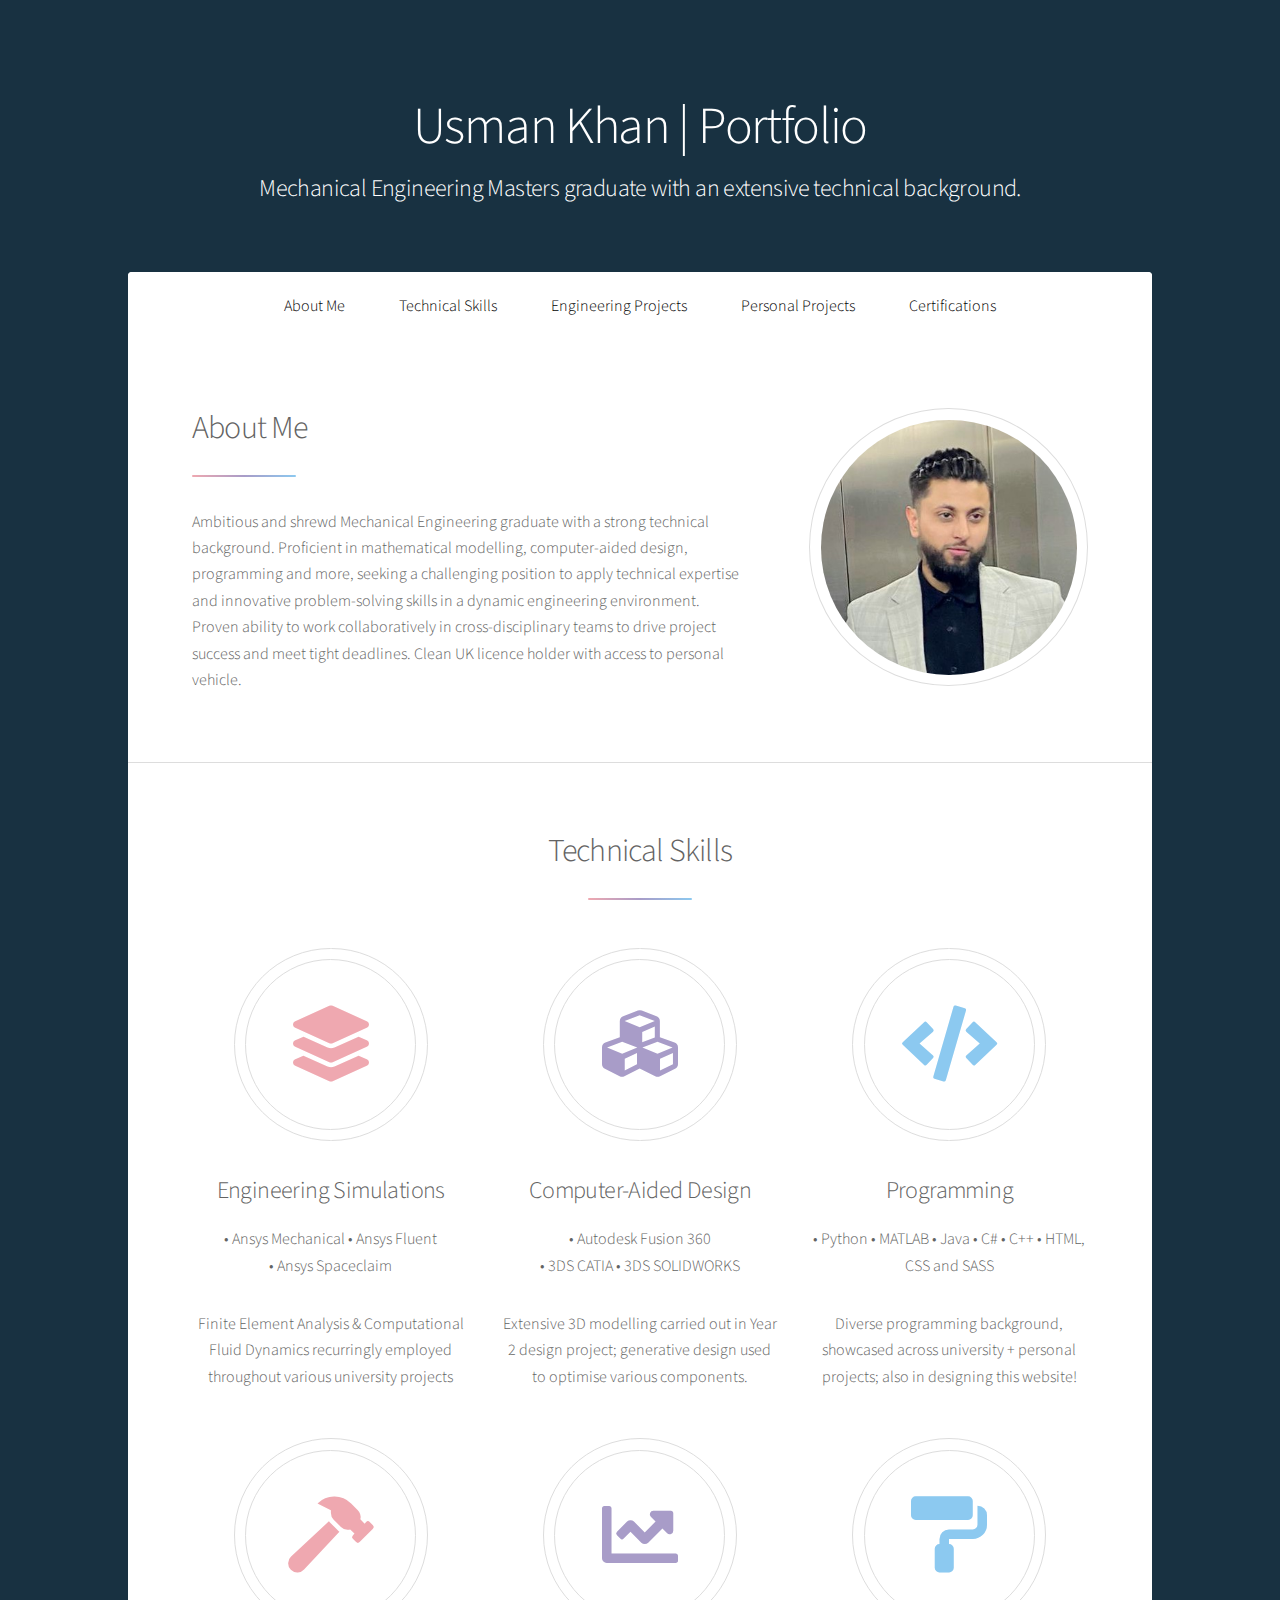
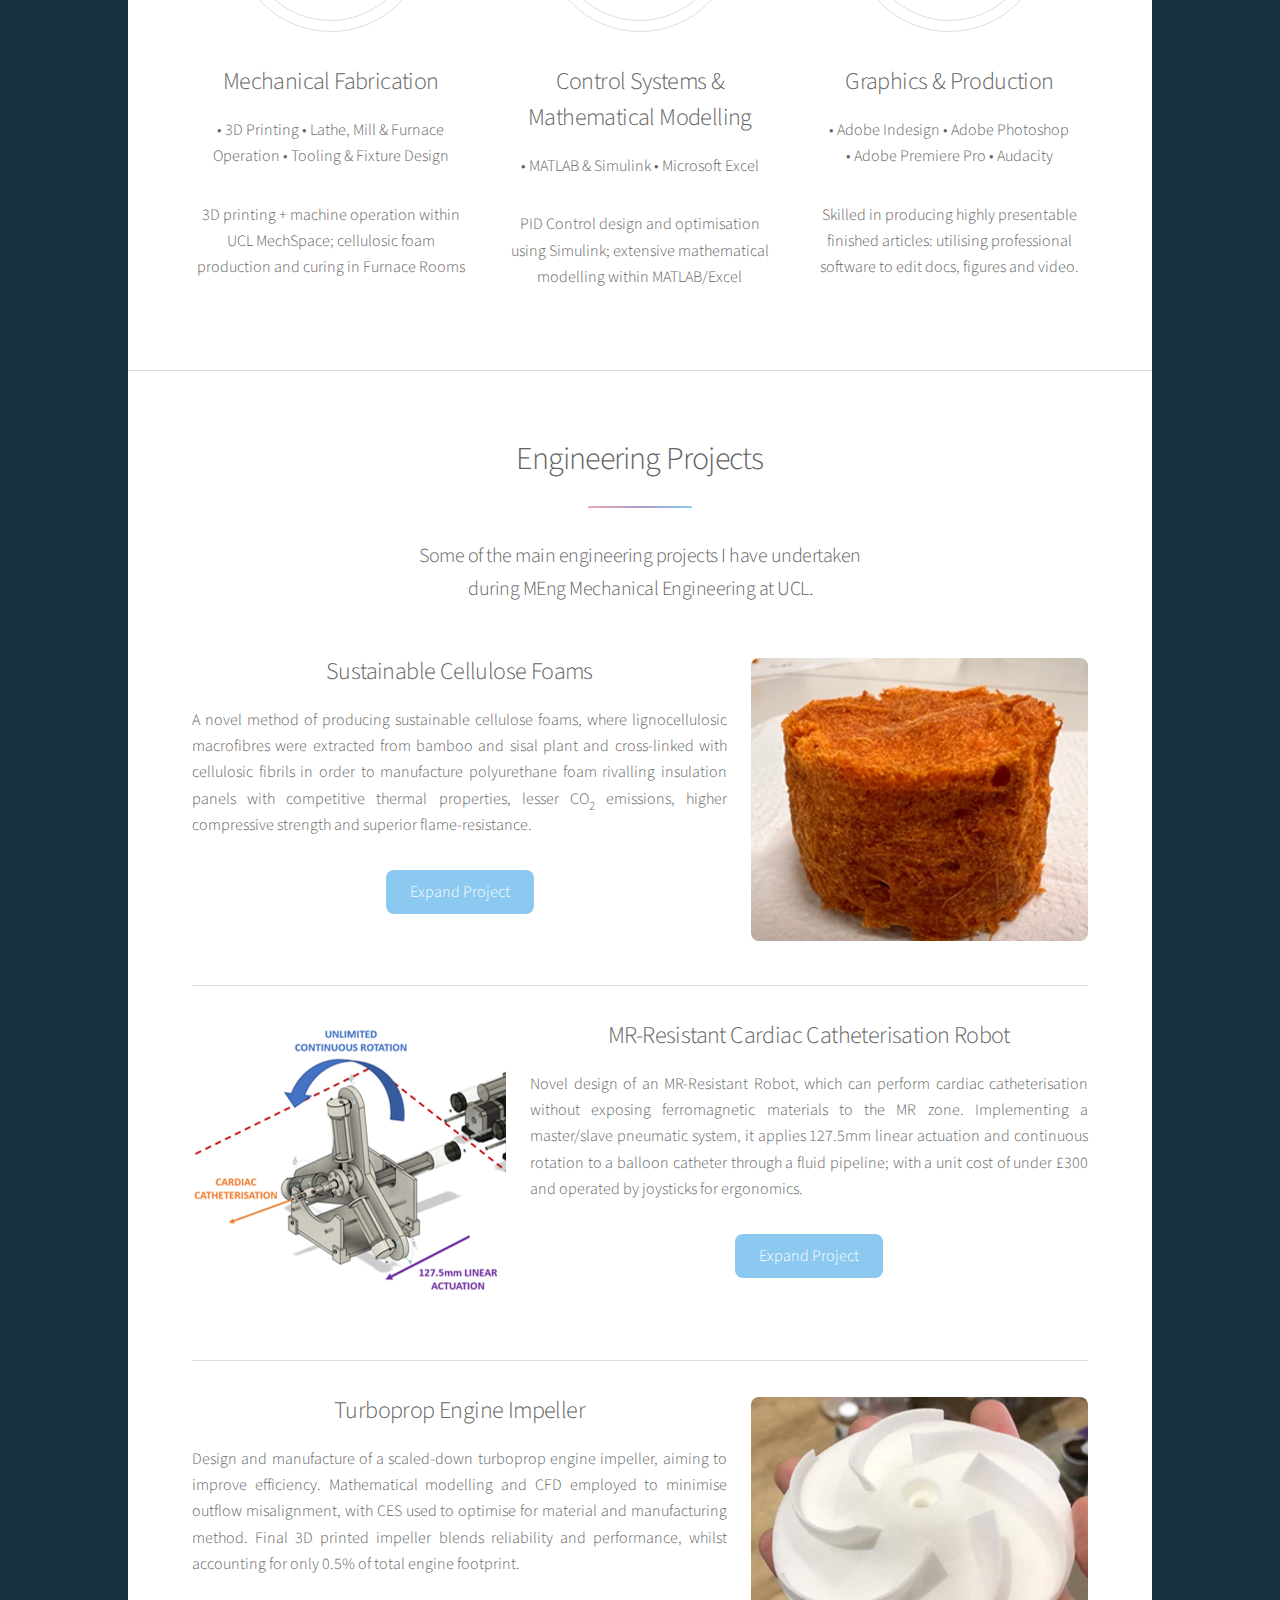
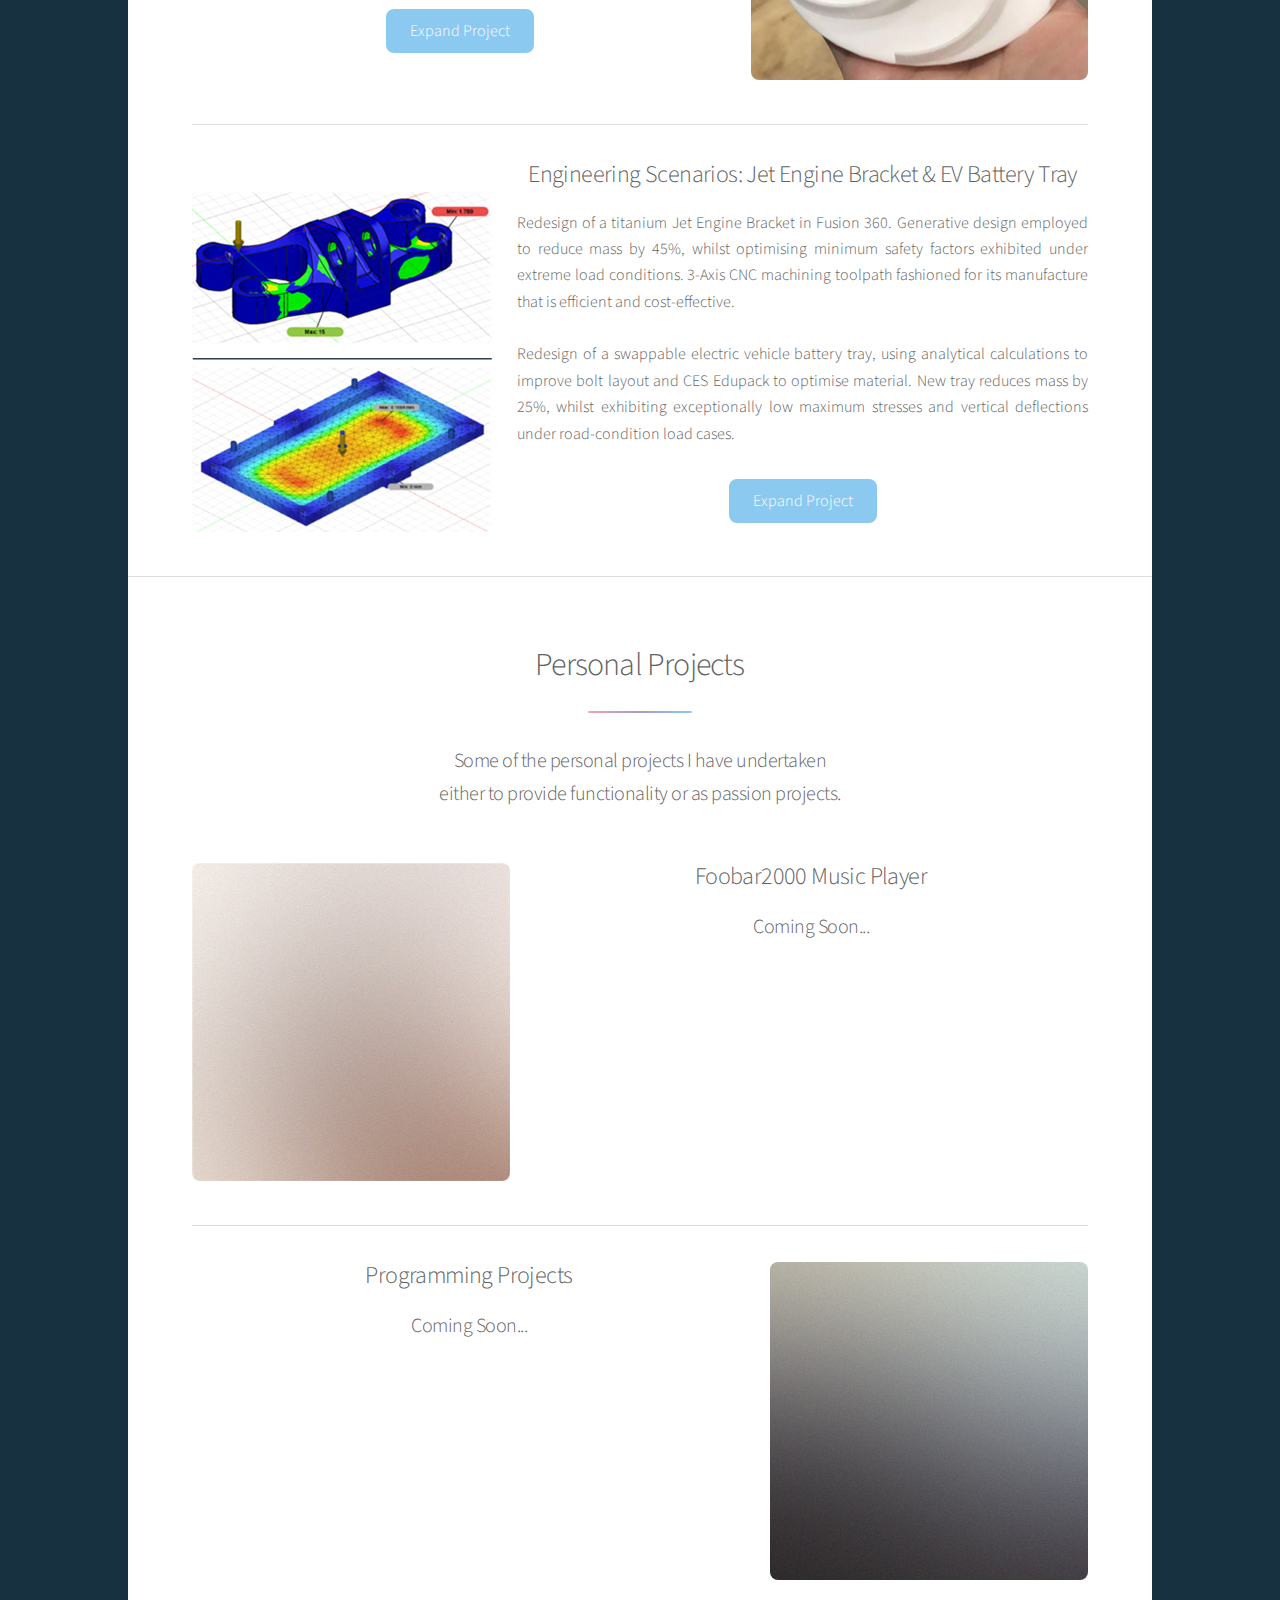
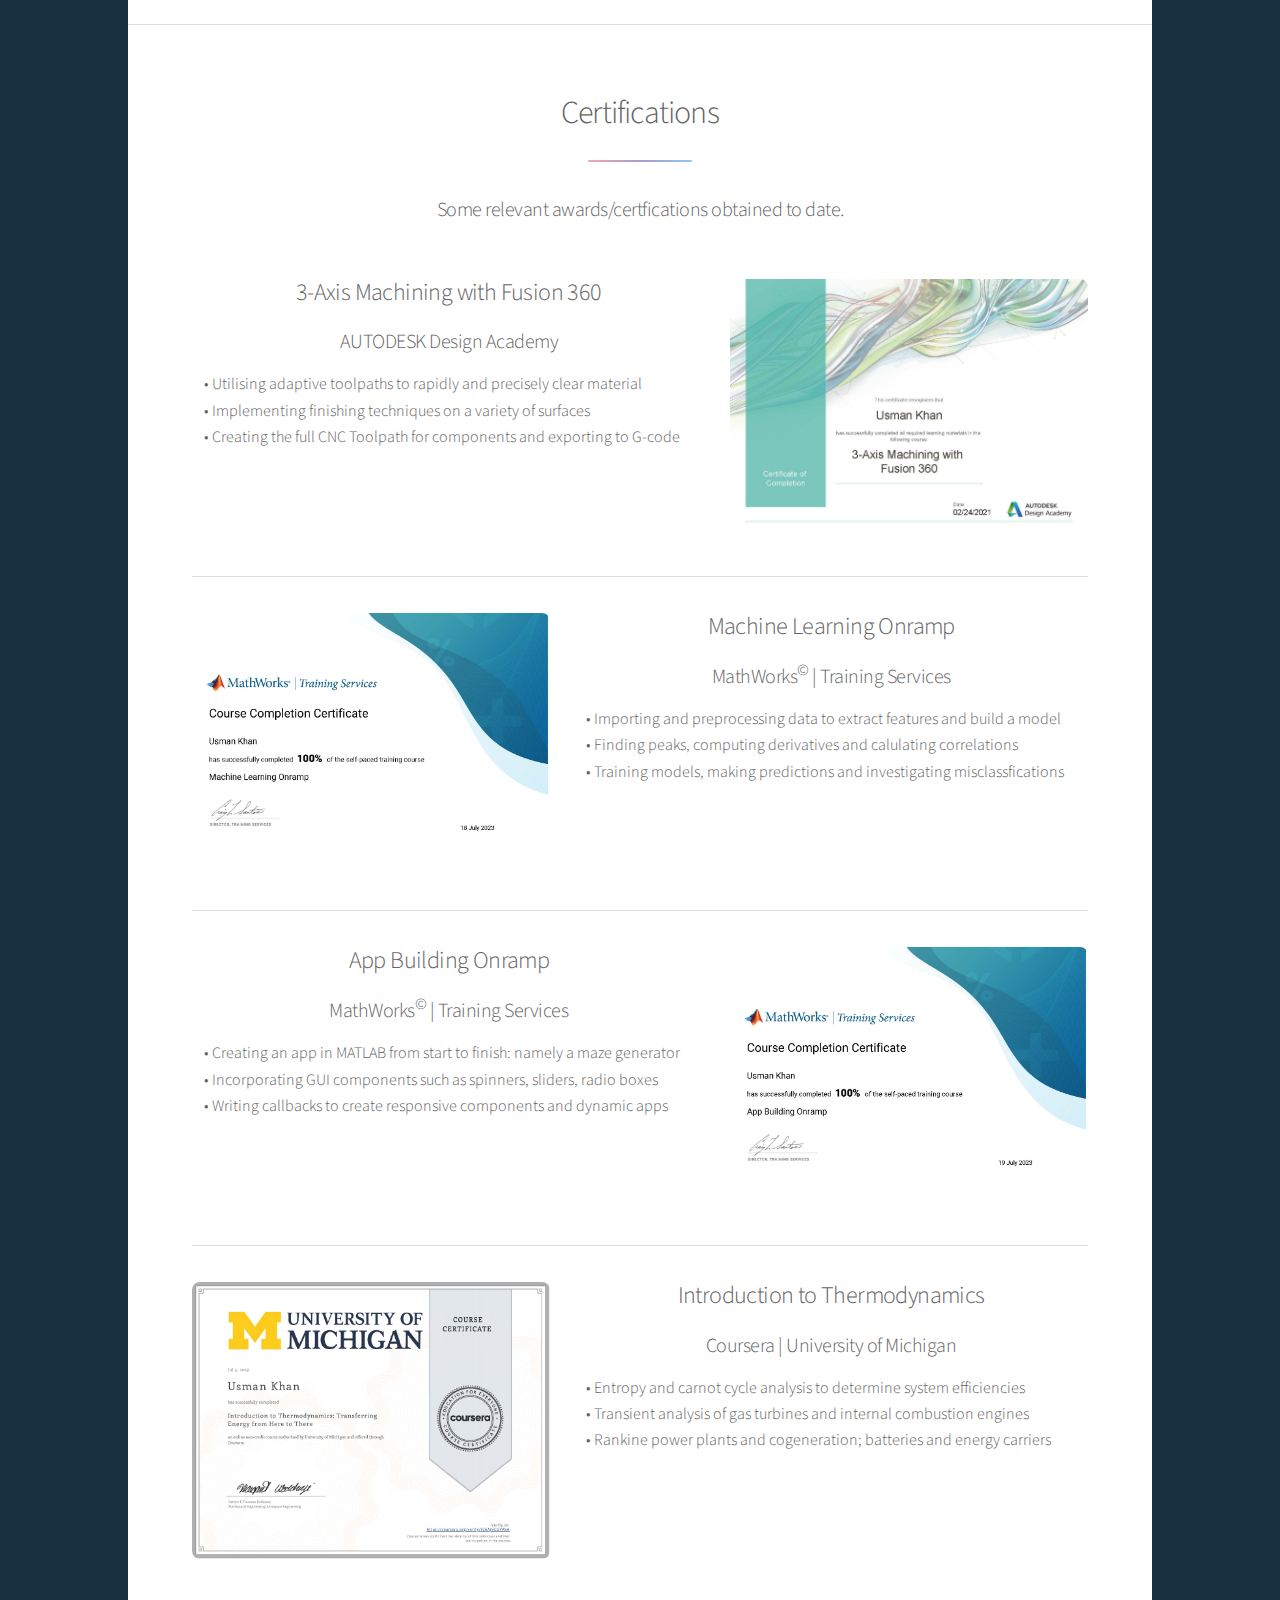
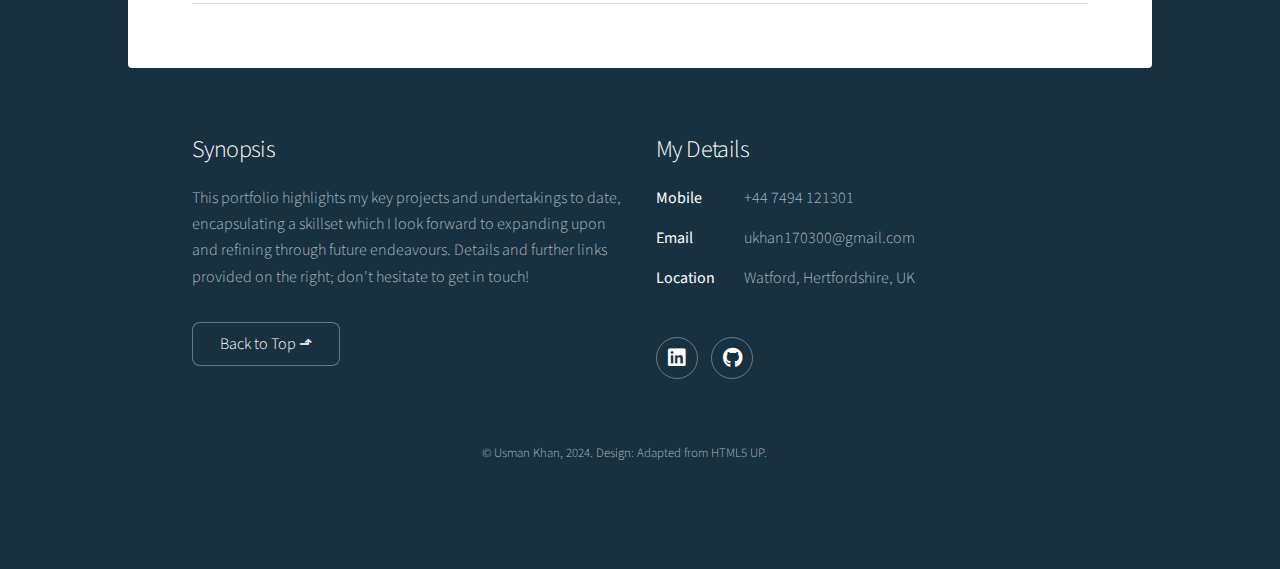
<file: index.html>
<!DOCTYPE HTML>
<!--
	Stellar by HTML5 UP
	html5up.net | @ajlkn
	Free for personal and commercial use under the CCA 3.0 license (html5up.net/license)
-->
<html>
	<head>
		<title>Usman Khan | Portfolio</title>
		<meta charset="utf-8" />
		<meta name="viewport" content="width=device-width, initial-scale=1, user-scalable=no" />
		<link rel="stylesheet" href="assets/css/main.css" />
		<noscript><link rel="stylesheet" href="assets/css/noscript.css" /></noscript>
	</head>
	<body class="is-preload">

		<!-- Wrapper -->
			<div id="wrapper">

				<!-- Header -->
					<header id="header" class="alt">
						<h1>Usman Khan | Portfolio</h1>
						<h2>Mechanical Engineering Masters graduate with an extensive technical background.</h2>
					</header>

				<!-- Navigation Bar -->
					<nav id="nav">
						<ul>
							<li><a href="#intro" class="active">About Me</a></li>
							<li><a href="#skills" class="active">Technical Skills</a></li>
							<li><a href="#engineering_projects">Engineering Projects</a></li>
							<li><a href="#personal_projects">Personal Projects</a></li>
							<li><a href="#certifications">Certifications</a></li>
						</ul>
					</nav>

				<!-- Main Body -->
					<div id="main">

						<!-- Introduction Section-->
							<section id="intro" class="main">
								<div class="spotlight">
									<div class="content">
										<span class="image right"><img src="images/uk.jpg" alt="" /></span>
										<header class="major">
											<h2>About Me</h2>
										</header>
										<p>Ambitious and shrewd Mechanical Engineering graduate with a strong technical background. Proficient in mathematical modelling, computer-aided design, programming and more, seeking a challenging position to apply technical expertise and innovative problem-solving skills in a dynamic engineering environment. Proven ability to work collaboratively in cross-disciplinary teams to drive project success and meet tight deadlines. Clean UK licence holder with access to personal vehicle.</p>
									</div>
								</div>
							</section>

						<!-- Technical Skills Section-->
						<section id="skills" class="main special">
							<header class="major">
								<h2>Technical Skills</h2>
							</header>
							<ul class="features">

								<!-- Engineering Simulations-->
								<li>
									<span class="icon solid major style1 fa-layer-group"></span>
									<h2>Engineering Simulations</h2>
									<p>•&nbsp;Ansys Mechanical •&nbsp;Ansys Fluent<br>
									•&nbsp;Ansys Spaceclaim </p>
									<p>Finite Element Analysis & Computational Fluid Dynamics recurringly employed throughout various university projects</p>
								</li>
								<!-- Computer-Aided Design-->
								<li>
									<span class="icon solid major style3 fa-cubes"></span>
									<h2>Computer-Aided Design</h2>
									<p>•&nbsp;Autodesk Fusion 360<br>
									•&nbsp;3DS CATIA •&nbsp;3DS SOLIDWORKS</p>
									<p>Extensive 3D modelling carried out in Year 2 design project; generative design used to optimise various components.</p>
								</li>
								<!-- Programming-->
								<li>
									<span class="icon solid major style5 fa-code"></span>
									<h2>Programming</h2>
									<p>•&nbsp;Python •&nbsp;MATLAB •&nbsp;Java •&nbsp;C# •&nbsp;C++ •&nbsp;HTML, CSS and SASS</p>
									<p>Diverse programming background, showcased across university + personal projects; also in designing this website!</p>
								</li>
								<!-- Mechanical Fabrication-->
								<li>
									<span class="icon solid major style1 fa-hammer"></span>
									<h2>Mechanical Fabrication</h2>
									<p>•&nbsp;3D Printing •&nbsp;Lathe, Mill & Furnace Operation •&nbsp;Tooling & Fixture Design</p>
									<p>3D printing + machine operation within UCL MechSpace; cellulosic foam production and curing in Furnace Rooms</p>
								</li>
								<!-- Control Systems-->
								<li>
									<span class="icon solid major style3 fa-chart-line"></span>
									<h2>Control Systems & Mathematical Modelling</h2>
									<p>•&nbsp;MATLAB & Simulink •&nbsp;Microsoft Excel</p>
									<p>PID Control design and optimisation using Simulink; extensive mathematical modelling within MATLAB/Excel</p>
								</li>
								<!-- Graphics & Production-->
								<li>
									<span class="icon solid major style5 fa-paint-roller"></span>
									<h2>Graphics & Production</h2>
									<p>•&nbsp;Adobe Indesign •&nbsp;Adobe Photoshop •&nbsp;Adobe Premiere Pro •&nbsp;Audacity</p>
									<p>Skilled in producing highly presentable finished articles: utilising professional software to edit docs, figures and video. </p>
								</li>
							</ul>
						</section>

						<!-- Engineering Projects Section -->
							<section id="engineering_projects" class="main special">
								<header class="major">
									<h2>Engineering Projects</h2>
									<p>Some of the main engineering projects I have undertaken<br />
									during MEng Mechanical Engineering at UCL.</p>
								</header>

								<!-- Sustainable Cellulose Foams -->
								<div id="foams" class="content clearfix">
									<span class="image right"><img src="images/foams/coating.png" alt="" /></span>
									<h2>Sustainable Cellulose Foams</h2> 
									<p class="content-left">A novel method of producing sustainable cellulose foams, where lignocellulosic macrofibres were extracted from bamboo and sisal plant and cross-linked with cellulosic fibrils in order to manufacture polyurethane foam rivalling insulation panels with competitive thermal properties, lesser CO<sub>2</sub> emissions, higher compressive strength and superior flame-resistance.</p>
									<a href="ep_foams.html" class="button primary">Expand Project</a>
								</div>
								<hr/>

								<!-- MR-Resistant Cardiac Catheterisation Robot -->
								<div id="catheter" class="content clearfix">
									<span class="image left"><img src="images/catheter/final_small.png" alt="" /></span>
									<h2>MR-Resistant Cardiac Catheterisation Robot</h2>
									<p class="content-left">Novel design of an MR-Resistant Robot, which can perform cardiac catheterisation without exposing ferromagnetic materials to the MR zone. Implementing a master/slave pneumatic system, it applies 127.5mm linear actuation and continuous rotation to a balloon catheter through a fluid pipeline; with a unit cost of under £300 and operated by joysticks for ergonomics.</p>
									<a href="ep_catheter.html" class="button primary">Expand Project</a>
								</div>
								<hr/>

								<!-- Turboprop Engine Impeller -->
								<div id="impeller" class="content clearfix">
									<span class="image right"><img src="images/impeller/impeller.png" alt="" /></span>
									<h2>Turboprop Engine Impeller</h2>
									<p class="content-left">Design and manufacture of a scaled-down turboprop engine impeller, aiming to improve efficiency. Mathematical modelling and CFD employed to minimise outflow misalignment, with CES used to optimise for material and manufacturing method. Final 3D printed impeller blends reliability and performance, whilst accounting for only 0.5% of total engine footprint.</p>
									<a href="ep_impeller.html" class="button primary">Expand Project</a>
								</div>
								<hr/>
								
								<!-- Engineering Scenarios -->
								<div id="scenarios" class="content clearfix">
									<span class="image left"><img src="images/bracket/load1_large.png" alt="" /></span>
									<h2>Engineering Scenarios: Jet Engine Bracket & EV Battery Tray</h2>
									<p class="content-left">Redesign of a titanium Jet Engine Bracket in Fusion 360. Generative design employed to reduce mass by 45%, whilst optimising minimum safety factors exhibited under extreme load conditions. 3-Axis CNC machining toolpath fashioned for its manufacture that is efficient and cost-effective.<br/><br/>
										Redesign of a swappable electric vehicle battery tray, using analytical calculations to improve bolt layout and CES Edupack to optimise material. New tray reduces mass by 25%, whilst exhibiting exceptionally low maximum stresses and vertical deflections under road-condition load cases.</p>
									<a href="ep_scenarios.html" class="button primary">Expand Project</a>
								</div>

							</section>

						<!-- Personal Projects Section -->
						<section id="personal_projects" class="main special">
							<header class="major">
								<h2>Personal Projects</h2>
								<p>Some of the personal projects I have undertaken<br/>
								either to provide functionality or as passion projects.</p>
							</header>

							<!-- Personal Project ONE -->
							<div id="pp1" class="content clearfix">
								<span class="image left"><img src="images/pic01.jpg" alt="" /></span>
								<h2>Foobar2000 Music Player</h2>
								<h3>Coming Soon...</h3>
							</div>
							<hr/>
							
							<!-- Personal Project TWO -->
							<div id="pp2" class="content clearfix">
								<span class="image right"><img src="images/pic03.jpg" alt="" /></span>
								<h2>Programming Projects</h2>
								<h3>Coming Soon...</h3>
							</div>

						</section>

						<!-- Certificates/Awards -->
						<section id="certifications" class="main special">
							<header class="major">
								<h2>Certifications</h2>
								<p>Some relevant awards/certfications obtained to date.</p>
							</header>

							<!-- 3-Axis Machining with Fusion 360 -->
							<div id="impeller" class="content clearfix">
								<span class="image right"><img src="images/certifications/3_axis_machining.jpg" alt="" /></span>
								<h2>3-Axis Machining with Fusion 360</h2>
								<h3>AUTODESK Design Academy</h3>
								<p class="content-left">
								&nbsp;&nbsp;&nbsp;&nbsp;• Utilising adaptive toolpaths to rapidly and precisely clear material<br/>
								&nbsp;&nbsp;&nbsp;&nbsp;• Implementing finishing techniques on a variety of surfaces<br/>
								&nbsp;&nbsp;&nbsp;&nbsp;• Creating the full CNC Toolpath for components and exporting to G-code </p>
							</div>
							<hr/>

							<!-- Machine Learning Onramp  -->
							<div id="impeller" class="content clearfix">
								<span class="image left"><img src="images/certifications/machine_learning.jpg" alt="" /></span>
								<h2>Machine Learning Onramp</h2>
								<h3>MathWorks<sup>©</sup> | Training Services</h3>
								<p class="content-left">
									&nbsp;&nbsp;&nbsp;&nbsp;• Importing and preprocessing data to extract features and build a model<br/>
									&nbsp;&nbsp;&nbsp;&nbsp;• Finding peaks, computing derivatives and calulating correlations<br/>
									&nbsp;&nbsp;&nbsp;&nbsp;• Training models, making predictions and investigating misclassfications</p>
							</div>
							<hr/>

							<!-- App Building Onramp -->
							<div id="catheter" class="content clearfix">
								<span class="image right"><img src="images/certifications/app_building.jpg" alt="" /></span>
								<h2>App Building Onramp</h2>
								<h3>MathWorks<sup>©</sup> | Training Services</h3>
								<p class="content-left">
									&nbsp;&nbsp;&nbsp;&nbsp;• Creating an app in MATLAB from start to finish: namely a maze generator<br/>
									&nbsp;&nbsp;&nbsp;&nbsp;• Incorporating GUI components such as spinners, sliders, radio boxes<br/>
									&nbsp;&nbsp;&nbsp;&nbsp;• Writing callbacks to create responsive components and dynamic apps<br/></p>
							</div>
							<hr/>

							<!-- Introduction to Thermodynamics -->
							<div id="catheter" class="content clearfix">
								<span class="image left"><img src="images/certifications/thermodynamics.jpg" alt="" /></span>
								<h2>Introduction to Thermodynamics</h2>
								<h3>Coursera | University of Michigan</h3>
								<p class="content-left">
									&nbsp;&nbsp;&nbsp;&nbsp;• Entropy and carnot cycle analysis to determine system efficiencies<br/>
									&nbsp;&nbsp;&nbsp;&nbsp;• Transient analysis of gas turbines and internal combustion engines<br/>
									&nbsp;&nbsp;&nbsp;&nbsp;• Rankine power plants and cogeneration; batteries and energy carriers</br/>
							</div>
							<hr/>

						</section>
					</div>
					<!--<a href="index.html" class="button">Back to Top ⬏</a> -->
				
				<!-- Footer -->
				
					<footer id="footer">
						<section>
							<h2>Synopsis</h2>
							<p>This portfolio highlights my key projects and undertakings to date, encapsulating a skillset which I look forward to expanding upon and refining through future endeavours. Details and further links provided on the right; don't hesitate to get in touch!</p>
							<ul class="actions">
								<li><a href="index.html" class="button">Back to Top ⬏</a></li>
							</ul>
						</section>
						<section>
							<h2>My Details</h2>
							<dl class="alt">
								<dt>Mobile</dt>
								<dd>+44 7494 121301</dd>
								<dt>Email</dt>
								<dd>ukhan170300@gmail.com</dd>
								<dt>Location</dt>
								<dd>Watford, Hertfordshire, UK</dd>
							</dl>
							<ul class="icons">

								<li><a href="https://www.linkedin.com/in/usman-khan1730/" class="icon brands fa-linkedin alt"><span class="label">LinkedIn</span></a></li>
								<li><a href="https://github.com/usman-khan1730" class="icon brands fa-github alt"><span class="label">GitHub</span></a></li>

							</ul>
						</section>
						<p class="copyright">&copy; Usman Khan, 2024. Design: Adapted from HTML5 UP.</p>
					</footer>
				

			</div>

		<!-- Scripts -->
			<script src="assets/js/jquery.min.js"></script>
			<script src="assets/js/jquery.scrollex.min.js"></script>
			<script src="assets/js/jquery.scrolly.min.js"></script>
			<script src="assets/js/browser.min.js"></script>
			<script src="assets/js/breakpoints.min.js"></script>
			<script src="assets/js/util.js"></script>
			<script src="assets/js/main.js"></script>

	</body>
</html>
</file>
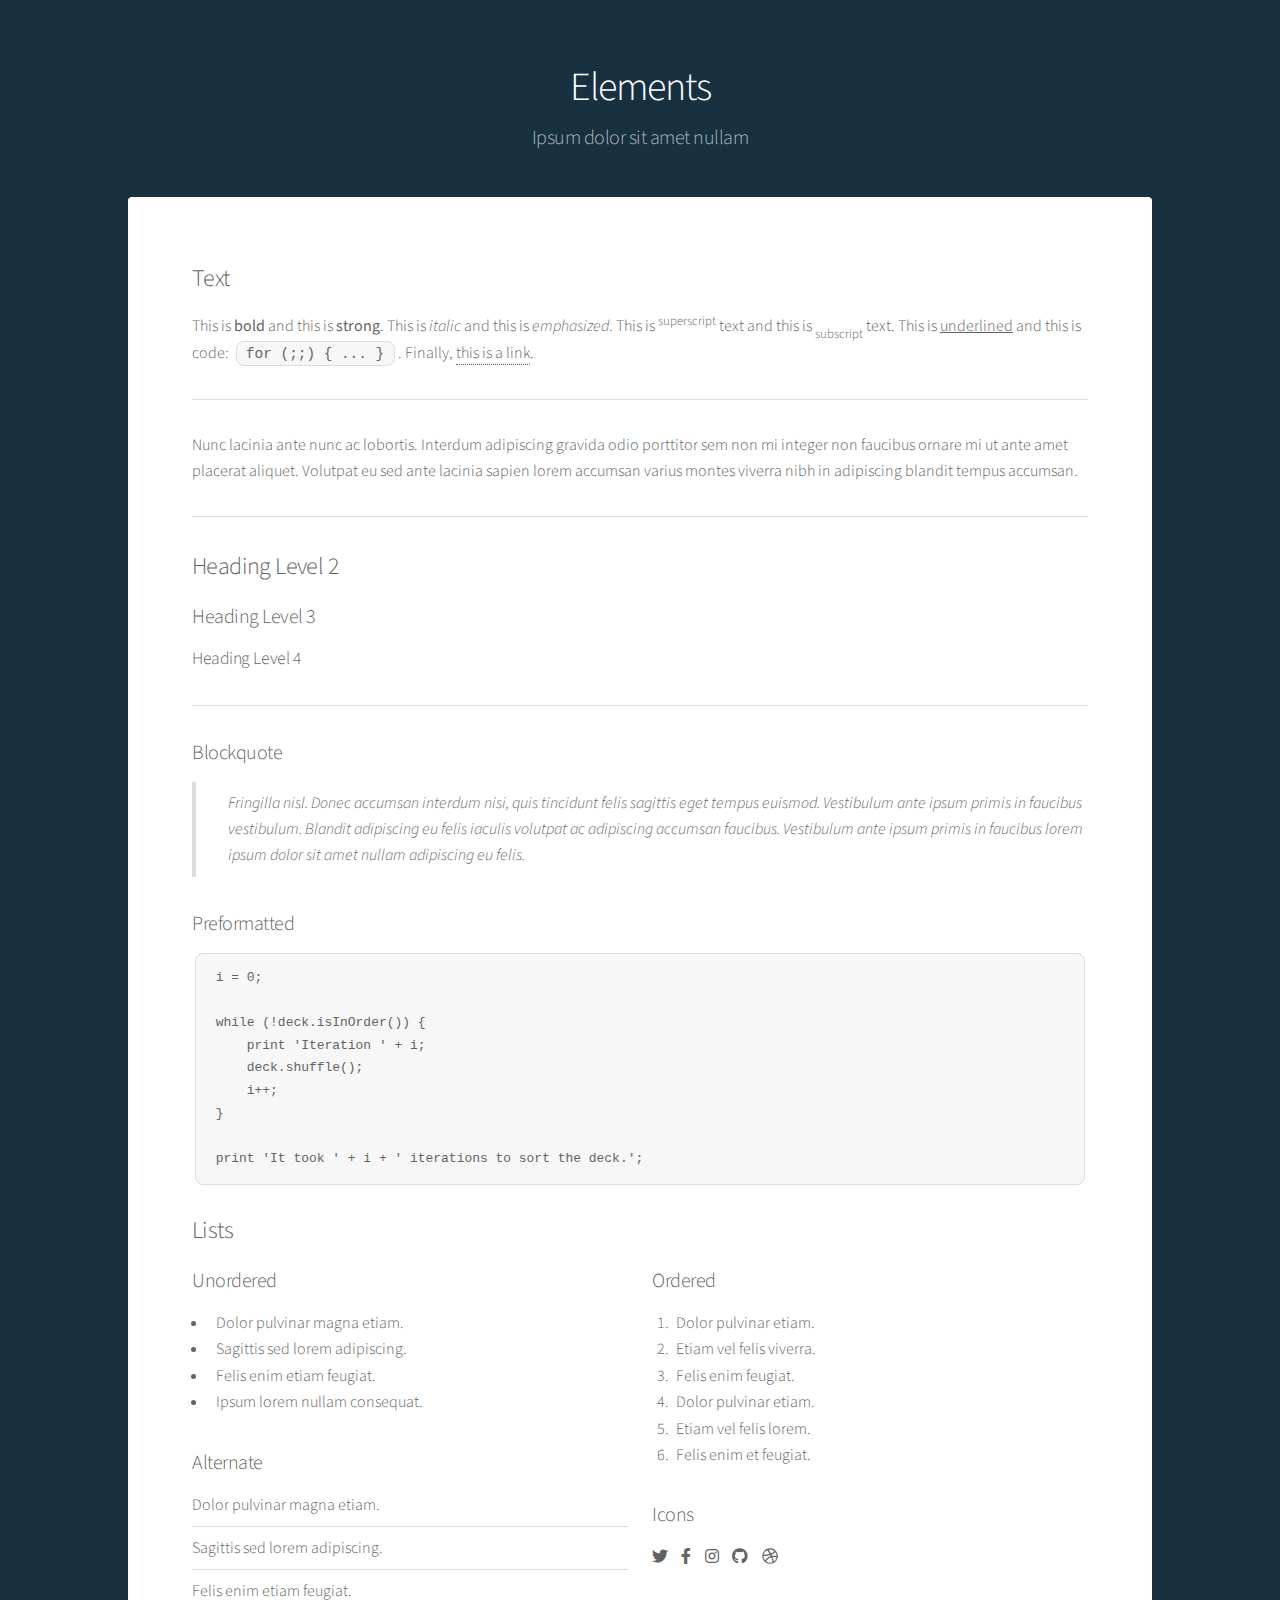
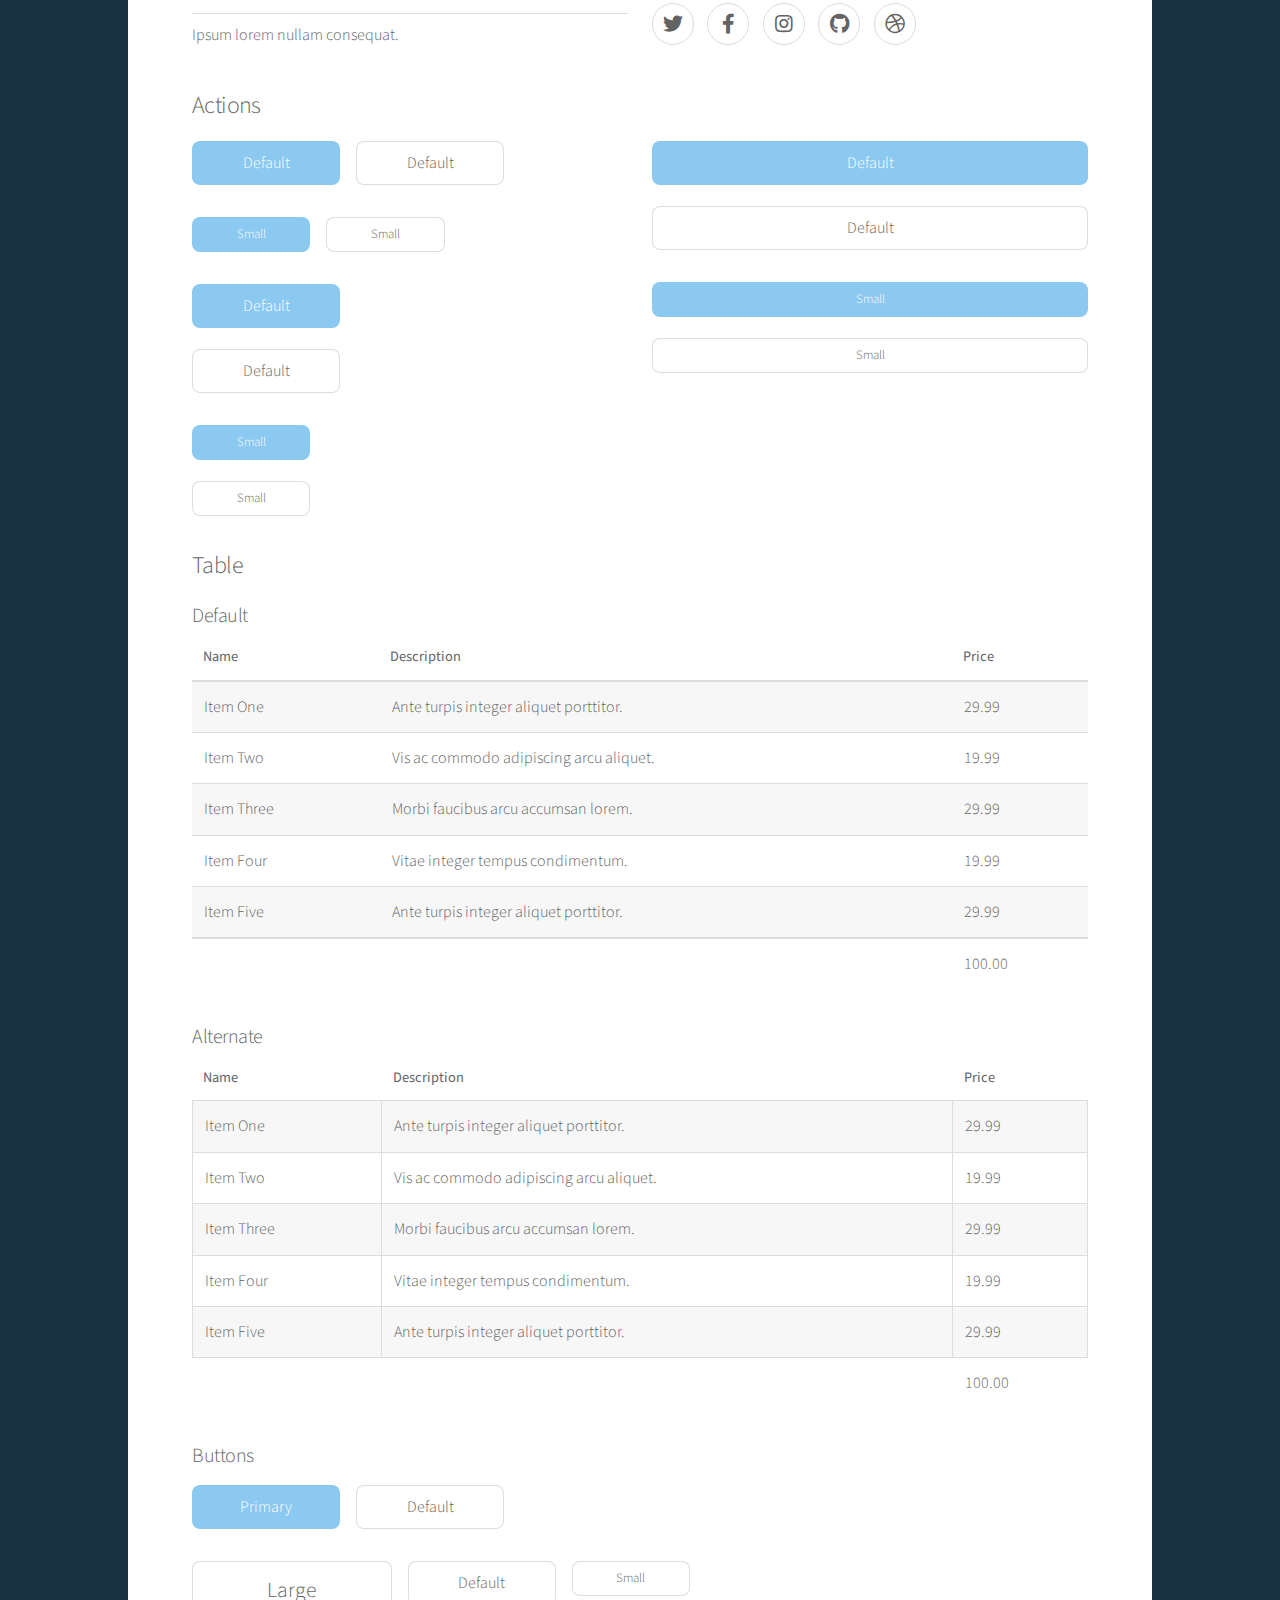
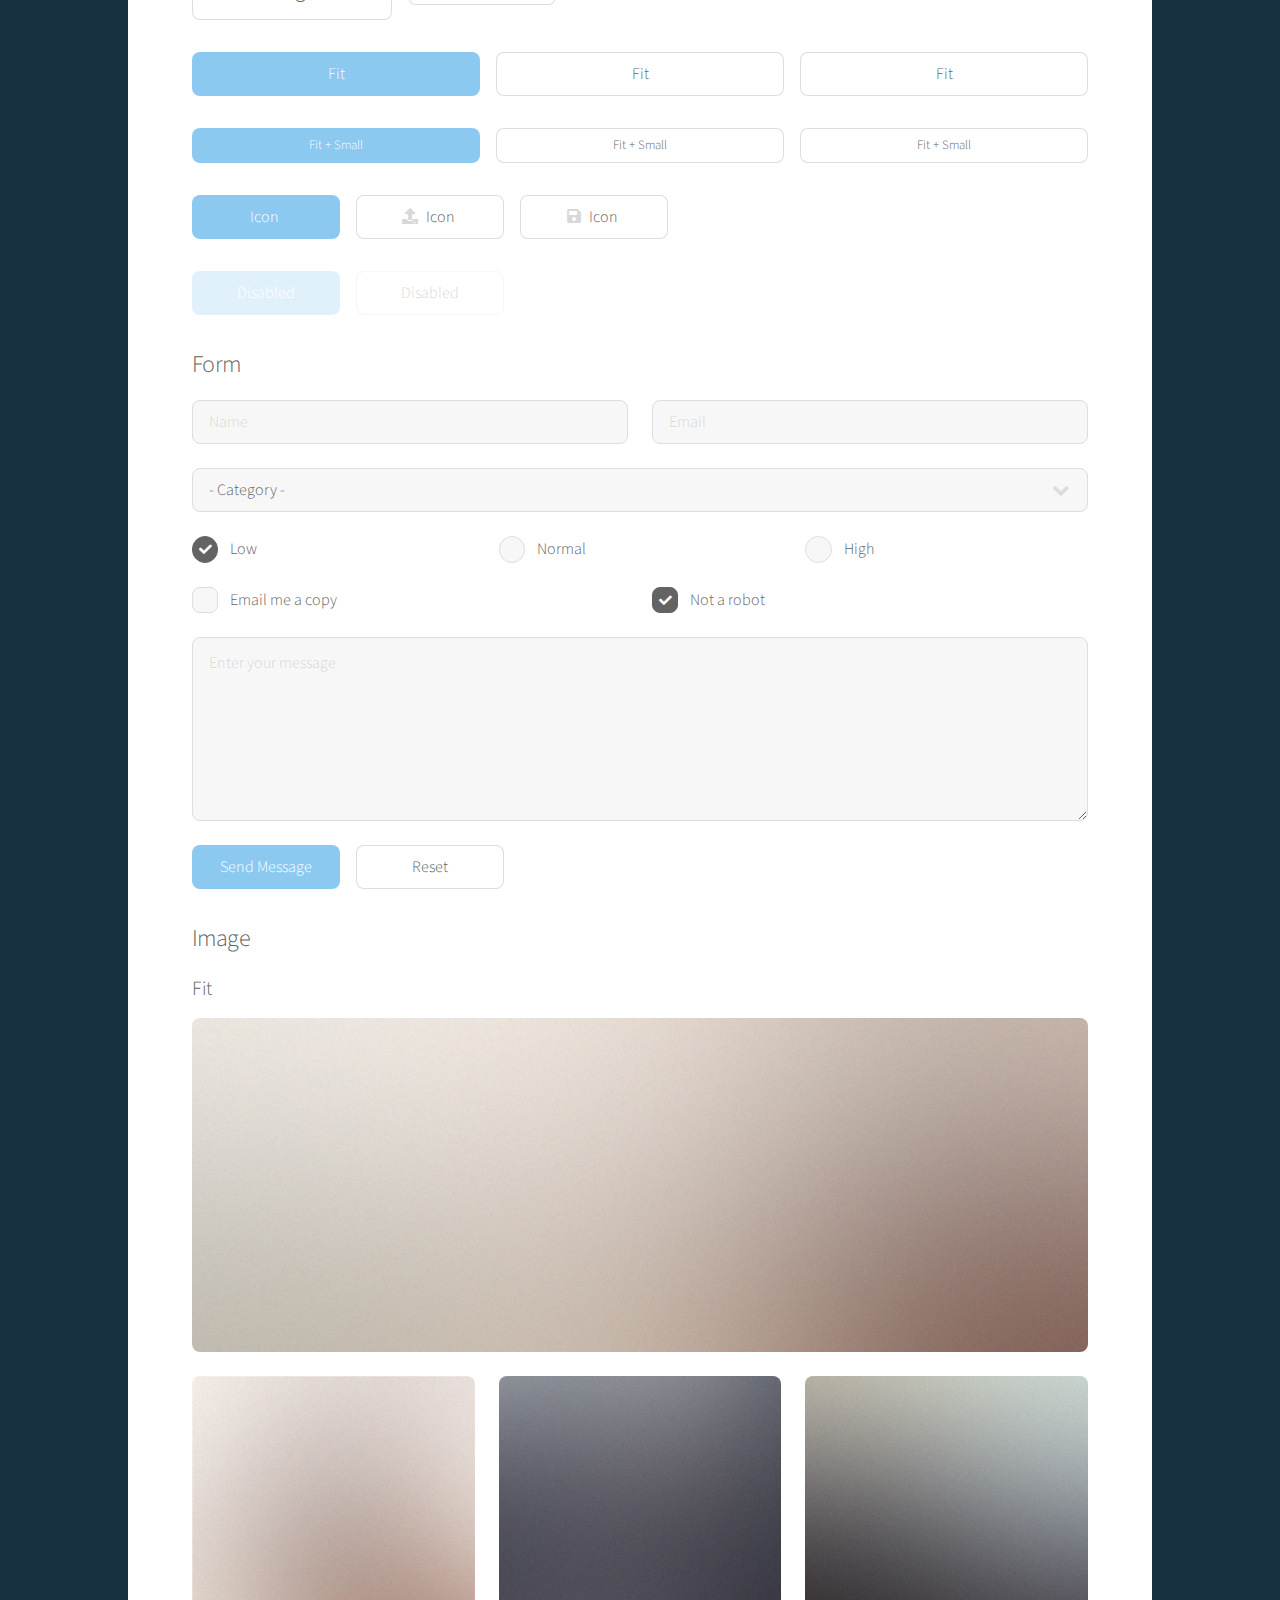
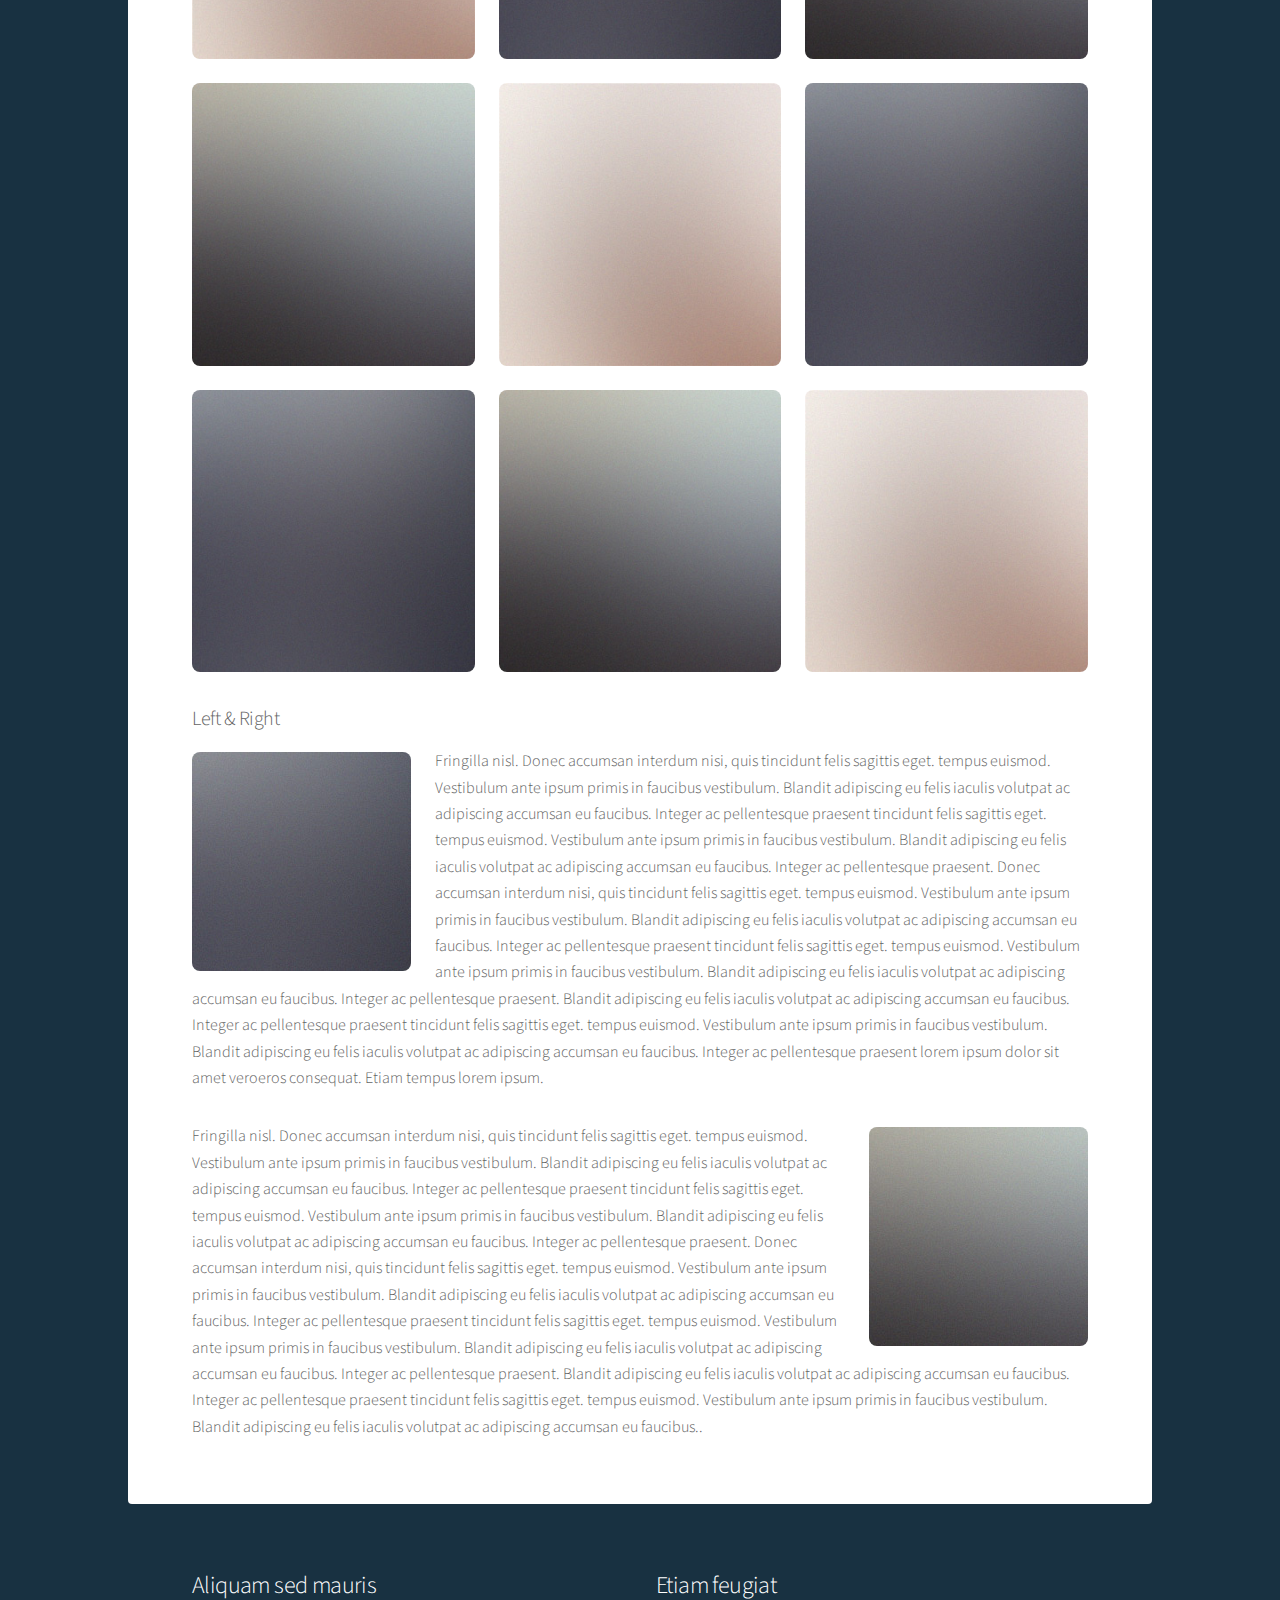
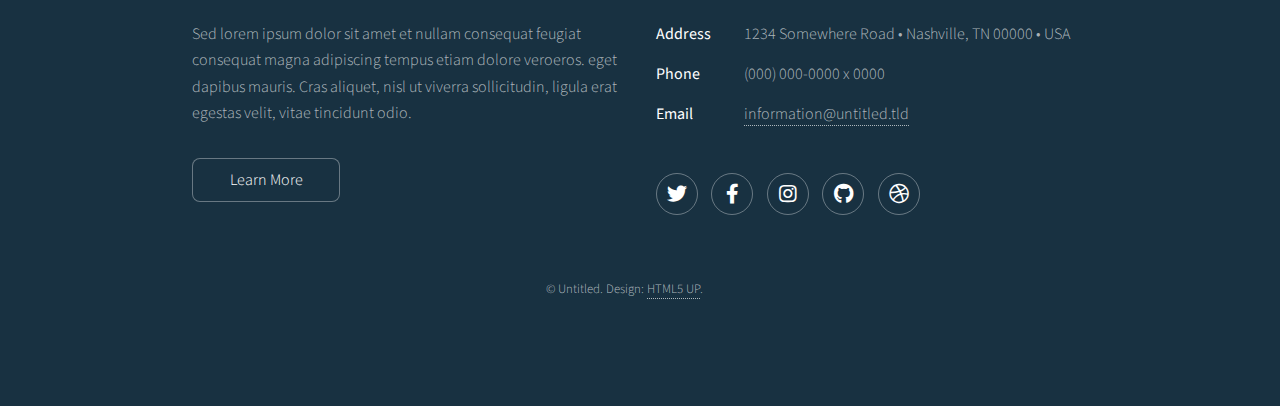
<file: elements.html>
<!DOCTYPE HTML>
<!--
	Stellar by HTML5 UP
	html5up.net | @ajlkn
	Free for personal and commercial use under the CCA 3.0 license (html5up.net/license)
-->
<html>
	<head>
		<title>Elements - Stellar by HTML5 UP</title>
		<meta charset="utf-8" />
		<meta name="viewport" content="width=device-width, initial-scale=1, user-scalable=no" />
		<link rel="stylesheet" href="assets/css/main.css" />
		<noscript><link rel="stylesheet" href="assets/css/noscript.css" /></noscript>
	</head>
	<body class="is-preload">

		<!-- Wrapper -->
			<div id="wrapper">

				<!-- Header -->
					<header id="header">
						<h1>Elements</h1>
						<p>Ipsum dolor sit amet nullam</p>
					</header>

				<!-- Main -->
					<div id="main">

						<!-- Content -->
							<section id="content" class="main">

								<!-- Text -->
									<section>
										<h2>Text</h2>
										<p>This is <b>bold</b> and this is <strong>strong</strong>. This is <i>italic</i> and this is <em>emphasized</em>.
										This is <sup>superscript</sup> text and this is <sub>subscript</sub> text.
										This is <u>underlined</u> and this is code: <code>for (;;) { ... }</code>. Finally, <a href="#">this is a link</a>.</p>
										<hr />
										<p>Nunc lacinia ante nunc ac lobortis. Interdum adipiscing gravida odio porttitor sem non mi integer non faucibus ornare mi ut ante amet placerat aliquet. Volutpat eu sed ante lacinia sapien lorem accumsan varius montes viverra nibh in adipiscing blandit tempus accumsan.</p>
										<hr />
										<h2>Heading Level 2</h2>
										<h3>Heading Level 3</h3>
										<h4>Heading Level 4</h4>
										<hr />
										<h3>Blockquote</h3>
										<blockquote>Fringilla nisl. Donec accumsan interdum nisi, quis tincidunt felis sagittis eget tempus euismod. Vestibulum ante ipsum primis in faucibus vestibulum. Blandit adipiscing eu felis iaculis volutpat ac adipiscing accumsan faucibus. Vestibulum ante ipsum primis in faucibus lorem ipsum dolor sit amet nullam adipiscing eu felis.</blockquote>
										<h3>Preformatted</h3>
										<pre><code>i = 0;

while (!deck.isInOrder()) {
    print 'Iteration ' + i;
    deck.shuffle();
    i++;
}

print 'It took ' + i + ' iterations to sort the deck.';</code></pre>
									</section>

								<!-- Lists -->
									<section>
										<h2>Lists</h2>
										<div class="row">
											<div class="col-6 col-12-medium">
												<h3>Unordered</h3>
												<ul>
													<li>Dolor pulvinar magna etiam.</li>
													<li>Sagittis sed lorem adipiscing.</li>
													<li>Felis enim etiam feugiat.</li>
													<li>Ipsum lorem nullam consequat.</li>
												</ul>
												<h3>Alternate</h3>
												<ul class="alt">
													<li>Dolor pulvinar magna etiam.</li>
													<li>Sagittis sed lorem adipiscing.</li>
													<li>Felis enim etiam feugiat.</li>
													<li>Ipsum lorem nullam consequat.</li>
												</ul>
											</div>
											<div class="col-6 col-12-medium">
												<h3>Ordered</h3>
												<ol>
													<li>Dolor pulvinar etiam.</li>
													<li>Etiam vel felis viverra.</li>
													<li>Felis enim feugiat.</li>
													<li>Dolor pulvinar etiam.</li>
													<li>Etiam vel felis lorem.</li>
													<li>Felis enim et feugiat.</li>
												</ol>
												<h3>Icons</h3>
												<ul class="icons">
													<li><a href="#" class="icon brands fa-twitter"><span class="label">Twitter</span></a></li>
													<li><a href="#" class="icon brands fa-facebook-f"><span class="label">Facebook</span></a></li>
													<li><a href="#" class="icon brands fa-instagram"><span class="label">Instagram</span></a></li>
													<li><a href="#" class="icon brands fa-github"><span class="label">GitHub</span></a></li>
													<li><a href="#" class="icon brands fa-dribbble"><span class="label">Dribbble</span></a></li>
												</ul>
												<ul class="icons">
													<li><a href="#" class="icon brands alt fa-twitter"><span class="label">Twitter</span></a></li>
													<li><a href="#" class="icon brands alt fa-facebook-f"><span class="label">Facebook</span></a></li>
													<li><a href="#" class="icon brands alt fa-instagram"><span class="label">Instagram</span></a></li>
													<li><a href="#" class="icon brands alt fa-github"><span class="label">GitHub</span></a></li>
													<li><a href="#" class="icon brands alt fa-dribbble"><span class="label">Dribbble</span></a></li>
												</ul>
											</div>
										</div>
										<h2>Actions</h2>
										<div class="row">
											<div class="col-6 col-12-medium">
												<ul class="actions">
													<li><a href="#" class="button primary">Default</a></li>
													<li><a href="#" class="button">Default</a></li>
												</ul>
												<ul class="actions small">
													<li><a href="#" class="button primary small">Small</a></li>
													<li><a href="#" class="button small">Small</a></li>
												</ul>
												<ul class="actions stacked">
													<li><a href="#" class="button primary">Default</a></li>
													<li><a href="#" class="button">Default</a></li>
												</ul>
												<ul class="actions stacked">
													<li><a href="#" class="button primary small">Small</a></li>
													<li><a href="#" class="button small">Small</a></li>
												</ul>
											</div>
											<div class="col-6 col-12-medium">
												<ul class="actions stacked">
													<li><a href="#" class="button primary fit">Default</a></li>
													<li><a href="#" class="button fit">Default</a></li>
												</ul>
												<ul class="actions stacked">
													<li><a href="#" class="button primary small fit">Small</a></li>
													<li><a href="#" class="button small fit">Small</a></li>
												</ul>
											</div>
										</div>
									</section>

								<!-- Table -->
									<section>
										<h2>Table</h2>
										<h3>Default</h3>
										<div class="table-wrapper">
											<table>
												<thead>
													<tr>
														<th>Name</th>
														<th>Description</th>
														<th>Price</th>
													</tr>
												</thead>
												<tbody>
													<tr>
														<td>Item One</td>
														<td>Ante turpis integer aliquet porttitor.</td>
														<td>29.99</td>
													</tr>
													<tr>
														<td>Item Two</td>
														<td>Vis ac commodo adipiscing arcu aliquet.</td>
														<td>19.99</td>
													</tr>
													<tr>
														<td>Item Three</td>
														<td> Morbi faucibus arcu accumsan lorem.</td>
														<td>29.99</td>
													</tr>
													<tr>
														<td>Item Four</td>
														<td>Vitae integer tempus condimentum.</td>
														<td>19.99</td>
													</tr>
													<tr>
														<td>Item Five</td>
														<td>Ante turpis integer aliquet porttitor.</td>
														<td>29.99</td>
													</tr>
												</tbody>
												<tfoot>
													<tr>
														<td colspan="2"></td>
														<td>100.00</td>
													</tr>
												</tfoot>
											</table>
										</div>

										<h3>Alternate</h3>
										<div class="table-wrapper">
											<table class="alt">
												<thead>
													<tr>
														<th>Name</th>
														<th>Description</th>
														<th>Price</th>
													</tr>
												</thead>
												<tbody>
													<tr>
														<td>Item One</td>
														<td>Ante turpis integer aliquet porttitor.</td>
														<td>29.99</td>
													</tr>
													<tr>
														<td>Item Two</td>
														<td>Vis ac commodo adipiscing arcu aliquet.</td>
														<td>19.99</td>
													</tr>
													<tr>
														<td>Item Three</td>
														<td> Morbi faucibus arcu accumsan lorem.</td>
														<td>29.99</td>
													</tr>
													<tr>
														<td>Item Four</td>
														<td>Vitae integer tempus condimentum.</td>
														<td>19.99</td>
													</tr>
													<tr>
														<td>Item Five</td>
														<td>Ante turpis integer aliquet porttitor.</td>
														<td>29.99</td>
													</tr>
												</tbody>
												<tfoot>
													<tr>
														<td colspan="2"></td>
														<td>100.00</td>
													</tr>
												</tfoot>
											</table>
										</div>
									</section>

								<!-- Buttons -->
									<section>
										<h3>Buttons</h3>
										<ul class="actions">
											<li><a href="#" class="button primary">Primary</a></li>
											<li><a href="#" class="button">Default</a></li>
										</ul>
										<ul class="actions">
											<li><a href="#" class="button large">Large</a></li>
											<li><a href="#" class="button">Default</a></li>
											<li><a href="#" class="button small">Small</a></li>
										</ul>
										<ul class="actions fit">
											<li><a href="#" class="button primary fit">Fit</a></li>
											<li><a href="#" class="button fit">Fit</a></li>
											<li><a href="#" class="button fit">Fit</a></li>
										</ul>
										<ul class="actions fit small">
											<li><a href="#" class="button primary fit small">Fit + Small</a></li>
											<li><a href="#" class="button fit small">Fit + Small</a></li>
											<li><a href="#" class="button fit small">Fit + Small</a></li>
										</ul>
										<ul class="actions">
											<li><a href="#" class="button primary icon solidfa-download">Icon</a></li>
											<li><a href="#" class="button icon solid fa-upload">Icon</a></li>
											<li><a href="#" class="button icon solid fa-save">Icon</a></li>
										</ul>
										<ul class="actions">
											<li><span class="button primary disabled">Disabled</span></li>
											<li><span class="button disabled">Disabled</span></li>
										</ul>
									</section>

								<!-- Form -->
									<section>
										<h2>Form</h2>
										<form method="post" action="#">
											<div class="row gtr-uniform">
												<div class="col-6 col-12-xsmall">
													<input type="text" name="demo-name" id="demo-name" value="" placeholder="Name" />
												</div>
												<div class="col-6 col-12-xsmall">
													<input type="email" name="demo-email" id="demo-email" value="" placeholder="Email" />
												</div>
												<div class="col-12">
													<select name="demo-category" id="demo-category">
														<option value="">- Category -</option>
														<option value="1">Manufacturing</option>
														<option value="1">Shipping</option>
														<option value="1">Administration</option>
														<option value="1">Human Resources</option>
													</select>
												</div>
												<div class="col-4 col-12-small">
													<input type="radio" id="demo-priority-low" name="demo-priority" checked>
													<label for="demo-priority-low">Low</label>
												</div>
												<div class="col-4 col-12-small">
													<input type="radio" id="demo-priority-normal" name="demo-priority">
													<label for="demo-priority-normal">Normal</label>
												</div>
												<div class="col-4 col-12-small">
													<input type="radio" id="demo-priority-high" name="demo-priority">
													<label for="demo-priority-high">High</label>
												</div>
												<div class="col-6 col-12-small">
													<input type="checkbox" id="demo-copy" name="demo-copy">
													<label for="demo-copy">Email me a copy</label>
												</div>
												<div class="col-6 col-12-small">
													<input type="checkbox" id="demo-human" name="demo-human" checked>
													<label for="demo-human">Not a robot</label>
												</div>
												<div class="col-12">
													<textarea name="demo-message" id="demo-message" placeholder="Enter your message" rows="6"></textarea>
												</div>
												<div class="col-12">
													<ul class="actions">
														<li><input type="submit" value="Send Message" class="primary" /></li>
														<li><input type="reset" value="Reset" /></li>
													</ul>
												</div>
											</div>
										</form>
									</section>

								<!-- Image -->
									<section>
										<h2>Image</h2>
										<h3>Fit</h3>
										<div class="box alt">
											<div class="row gtr-uniform">
												<div class="col-12"><span class="image fit"><img src="images/pic04.jpg" alt="" /></span></div>
												<div class="col-4"><span class="image fit"><img src="images/pic01.jpg" alt="" /></span></div>
												<div class="col-4"><span class="image fit"><img src="images/pic02.jpg" alt="" /></span></div>
												<div class="col-4"><span class="image fit"><img src="images/pic03.jpg" alt="" /></span></div>
												<div class="col-4"><span class="image fit"><img src="images/pic03.jpg" alt="" /></span></div>
												<div class="col-4"><span class="image fit"><img src="images/pic01.jpg" alt="" /></span></div>
												<div class="col-4"><span class="image fit"><img src="images/pic02.jpg" alt="" /></span></div>
												<div class="col-4"><span class="image fit"><img src="images/pic02.jpg" alt="" /></span></div>
												<div class="col-4"><span class="image fit"><img src="images/pic03.jpg" alt="" /></span></div>
												<div class="col-4"><span class="image fit"><img src="images/pic01.jpg" alt="" /></span></div>
											</div>
										</div>
										<h3>Left &amp; Right</h3>
										<p><span class="image left"><img src="images/pic05.jpg" alt="" /></span>Fringilla nisl. Donec accumsan interdum nisi, quis tincidunt felis sagittis eget. tempus euismod. Vestibulum ante ipsum primis in faucibus vestibulum. Blandit adipiscing eu felis iaculis volutpat ac adipiscing accumsan eu faucibus. Integer ac pellentesque praesent tincidunt felis sagittis eget. tempus euismod. Vestibulum ante ipsum primis in faucibus vestibulum. Blandit adipiscing eu felis iaculis volutpat ac adipiscing accumsan eu faucibus. Integer ac pellentesque praesent. Donec accumsan interdum nisi, quis tincidunt felis sagittis eget. tempus euismod. Vestibulum ante ipsum primis in faucibus vestibulum. Blandit adipiscing eu felis iaculis volutpat ac adipiscing accumsan eu faucibus. Integer ac pellentesque praesent tincidunt felis sagittis eget. tempus euismod. Vestibulum ante ipsum primis in faucibus vestibulum. Blandit adipiscing eu felis iaculis volutpat ac adipiscing accumsan eu faucibus. Integer ac pellentesque praesent. Blandit adipiscing eu felis iaculis volutpat ac adipiscing accumsan eu faucibus. Integer ac pellentesque praesent tincidunt felis sagittis eget. tempus euismod. Vestibulum ante ipsum primis in faucibus vestibulum. Blandit adipiscing eu felis iaculis volutpat ac adipiscing accumsan eu faucibus. Integer ac pellentesque praesent lorem ipsum dolor sit amet veroeros consequat. Etiam tempus lorem ipsum.</p>
										<p><span class="image right"><img src="images/pic06.jpg" alt="" /></span>Fringilla nisl. Donec accumsan interdum nisi, quis tincidunt felis sagittis eget. tempus euismod. Vestibulum ante ipsum primis in faucibus vestibulum. Blandit adipiscing eu felis iaculis volutpat ac adipiscing accumsan eu faucibus. Integer ac pellentesque praesent tincidunt felis sagittis eget. tempus euismod. Vestibulum ante ipsum primis in faucibus vestibulum. Blandit adipiscing eu felis iaculis volutpat ac adipiscing accumsan eu faucibus. Integer ac pellentesque praesent. Donec accumsan interdum nisi, quis tincidunt felis sagittis eget. tempus euismod. Vestibulum ante ipsum primis in faucibus vestibulum. Blandit adipiscing eu felis iaculis volutpat ac adipiscing accumsan eu faucibus. Integer ac pellentesque praesent tincidunt felis sagittis eget. tempus euismod. Vestibulum ante ipsum primis in faucibus vestibulum. Blandit adipiscing eu felis iaculis volutpat ac adipiscing accumsan eu faucibus. Integer ac pellentesque praesent. Blandit adipiscing eu felis iaculis volutpat ac adipiscing accumsan eu faucibus. Integer ac pellentesque praesent tincidunt felis sagittis eget. tempus euismod. Vestibulum ante ipsum primis in faucibus vestibulum. Blandit adipiscing eu felis iaculis volutpat ac adipiscing accumsan eu faucibus..</p>
									</section>

							</section>

					</div>

				<!-- Footer -->
					<footer id="footer">
						<section>
							<h2>Aliquam sed mauris</h2>
							<p>Sed lorem ipsum dolor sit amet et nullam consequat feugiat consequat magna adipiscing tempus etiam dolore veroeros. eget dapibus mauris. Cras aliquet, nisl ut viverra sollicitudin, ligula erat egestas velit, vitae tincidunt odio.</p>
							<ul class="actions">
								<li><a href="#" class="button">Learn More</a></li>
							</ul>
						</section>
						<section>
							<h2>Etiam feugiat</h2>
							<dl class="alt">
								<dt>Address</dt>
								<dd>1234 Somewhere Road &bull; Nashville, TN 00000 &bull; USA</dd>
								<dt>Phone</dt>
								<dd>(000) 000-0000 x 0000</dd>
								<dt>Email</dt>
								<dd><a href="#">information@untitled.tld</a></dd>
							</dl>
							<ul class="icons">
								<li><a href="#" class="icon brands fa-twitter alt"><span class="label">Twitter</span></a></li>
								<li><a href="#" class="icon brands fa-facebook-f alt"><span class="label">Facebook</span></a></li>
								<li><a href="#" class="icon brands fa-instagram alt"><span class="label">Instagram</span></a></li>
								<li><a href="#" class="icon brands fa-github alt"><span class="label">GitHub</span></a></li>
								<li><a href="#" class="icon brands fa-dribbble alt"><span class="label">Dribbble</span></a></li>
							</ul>
						</section>
						<p class="copyright">&copy; Untitled. Design: <a href="https://html5up.net">HTML5 UP</a>.</p>
					</footer>

			</div>

		<!-- Scripts -->
			<script src="assets/js/jquery.min.js"></script>
			<script src="assets/js/jquery.scrollex.min.js"></script>
			<script src="assets/js/jquery.scrolly.min.js"></script>
			<script src="assets/js/browser.min.js"></script>
			<script src="assets/js/breakpoints.min.js"></script>
			<script src="assets/js/util.js"></script>
			<script src="assets/js/main.js"></script>

	</body>
</html>
</file>
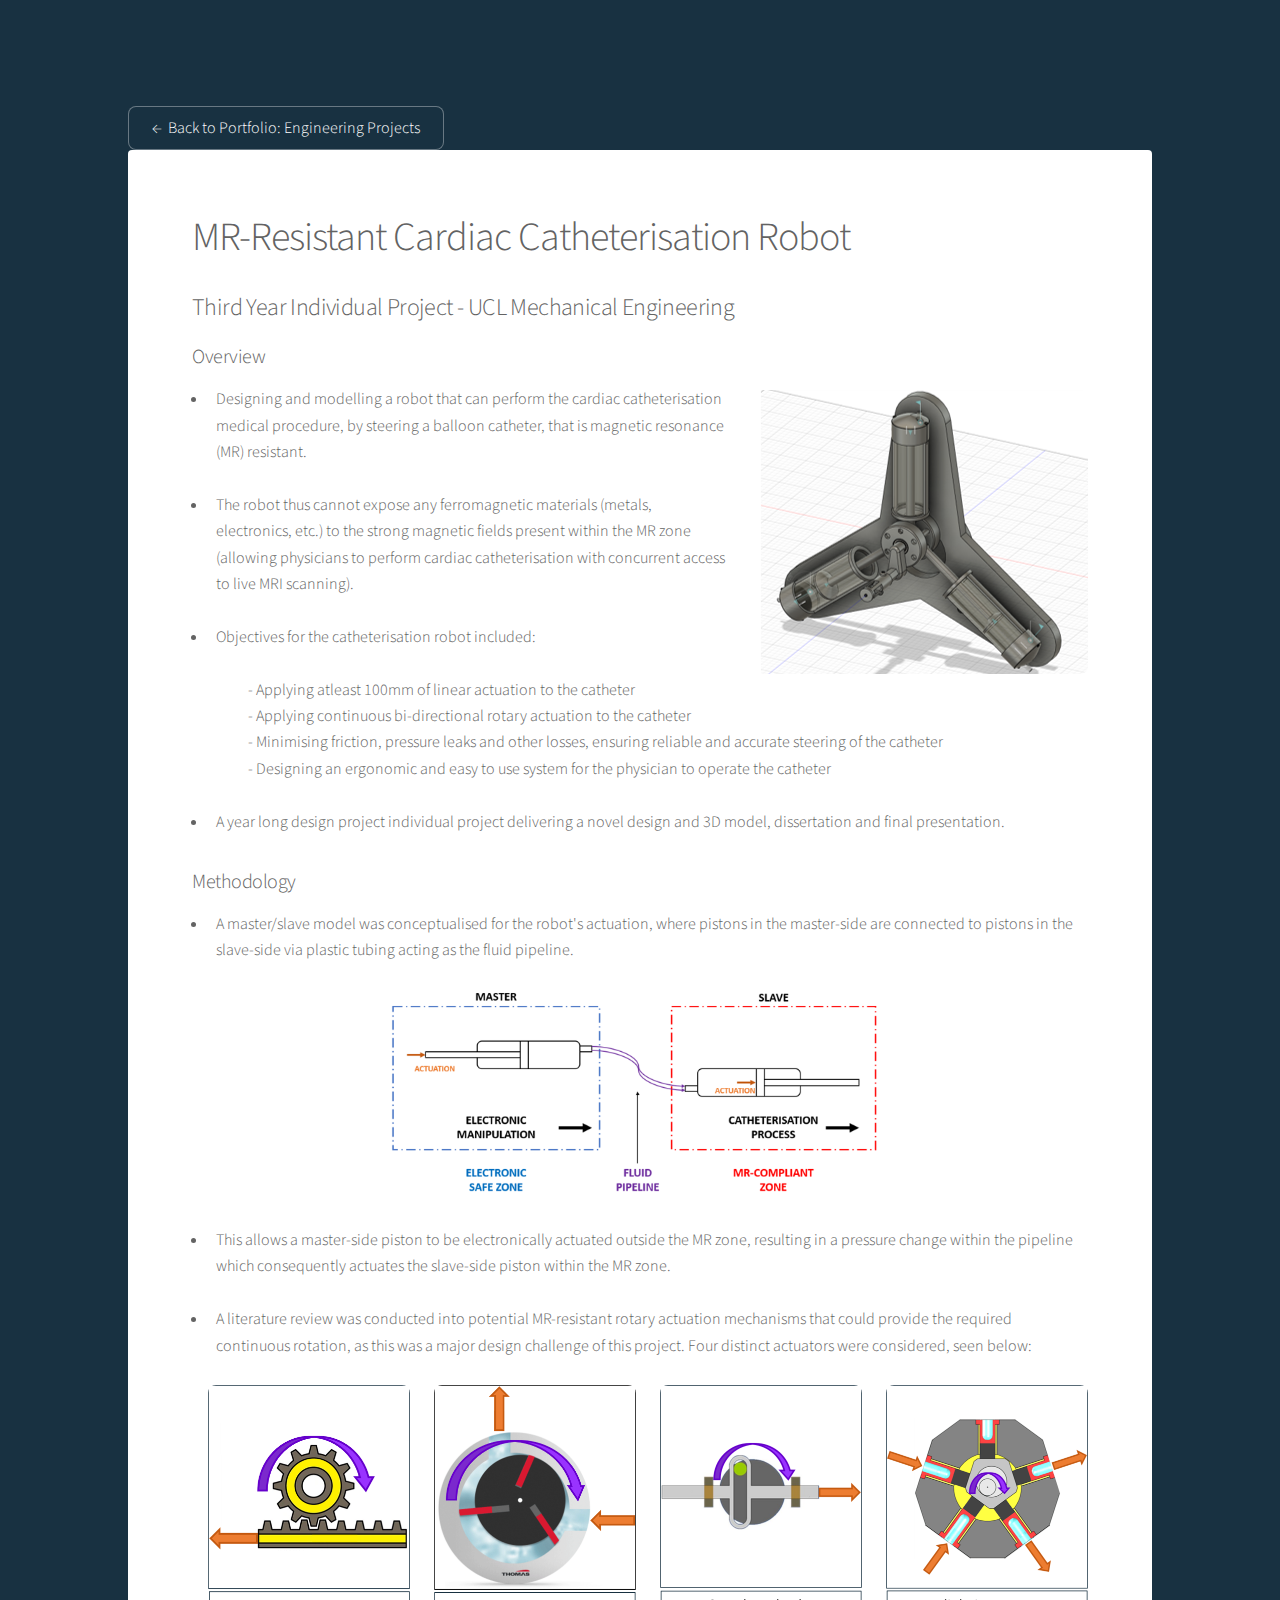
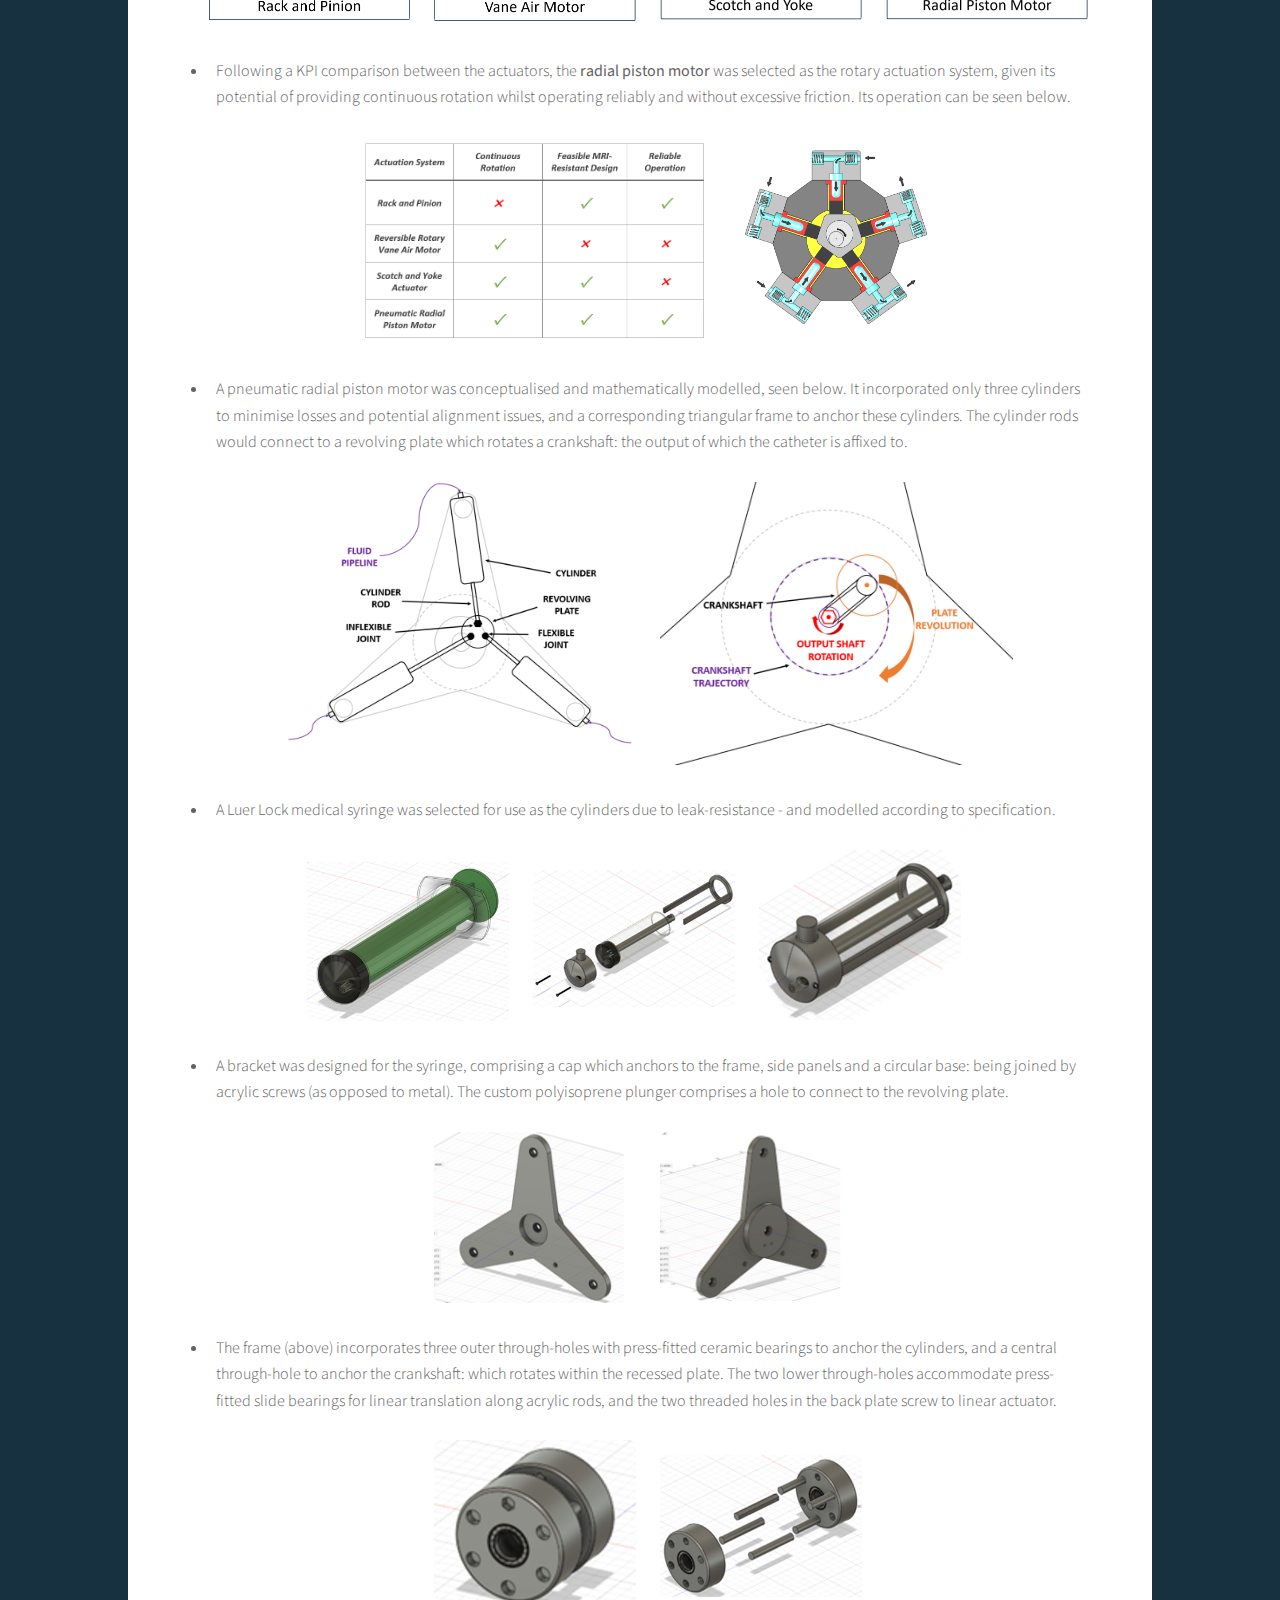
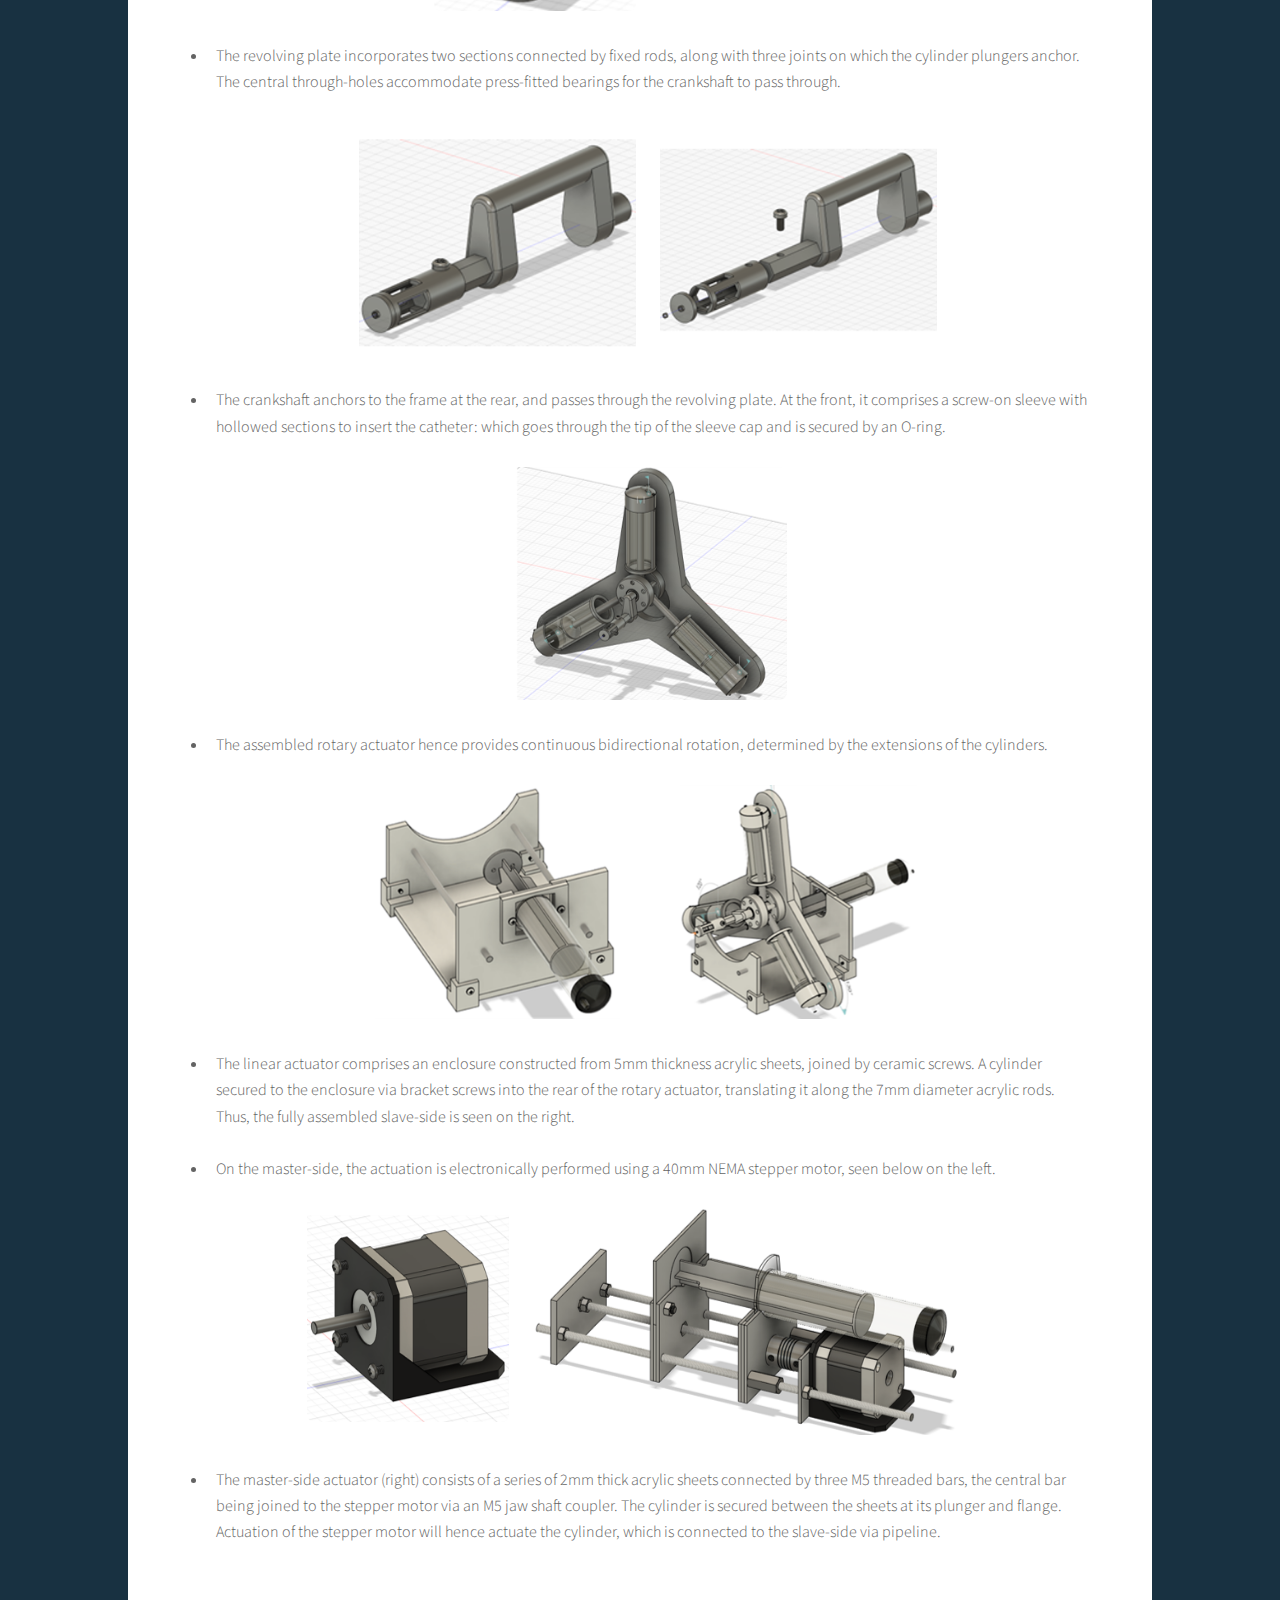
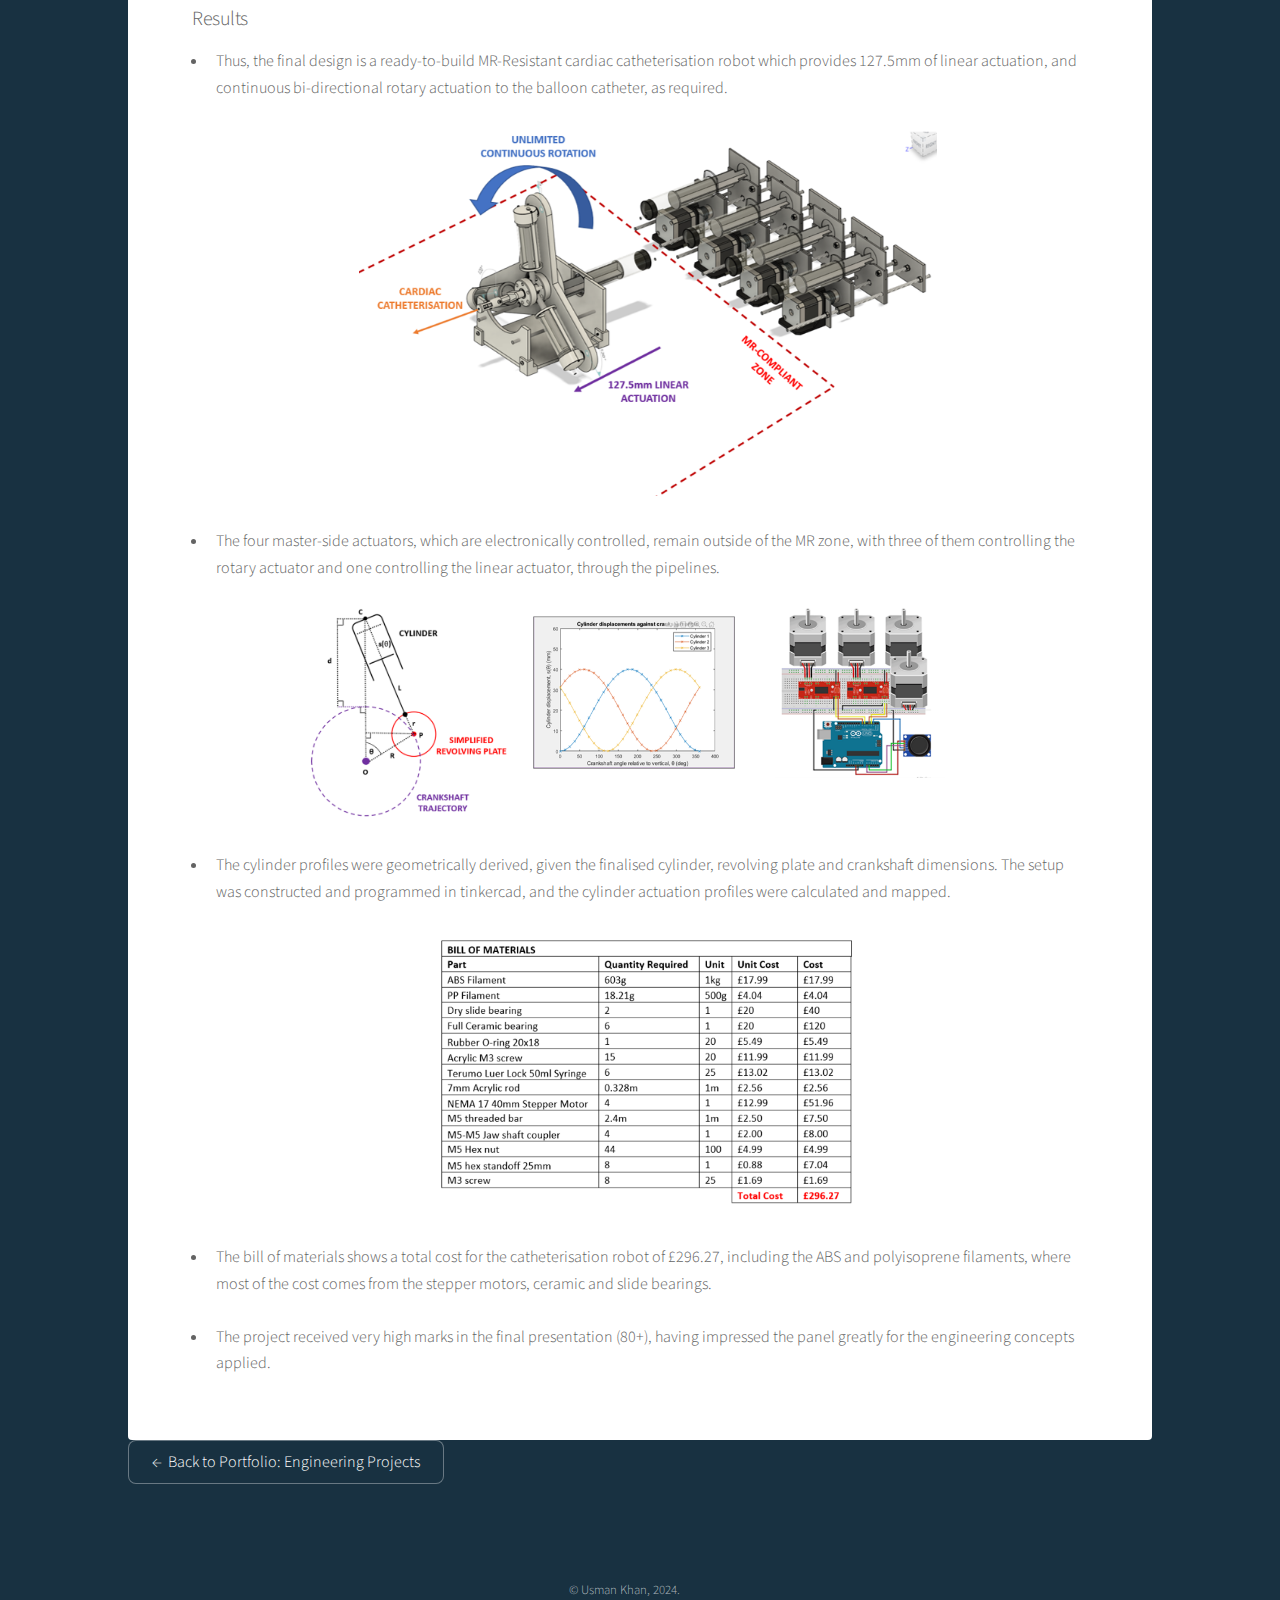
<file: ep_catheter.html>
<!DOCTYPE HTML>
<!--
	Stellar by HTML5 UP
	html5up.net | @ajlkn
	Free for personal and commercial use under the CCA 3.0 license (html5up.net/license)
-->
<html>
	<head>
		<title>Catheterisation Robot | Engineering Projects</title>
		<meta charset="utf-8" />
		<meta name="viewport" content="width=device-width, initial-scale=1, user-scalable=no" />
		<link rel="stylesheet" href="assets/css/main.css" />
		<noscript><link rel="stylesheet" href="assets/css/noscript.css" /></noscript>
	</head>
	<body class="is-preload">

		<!-- Wrapper -->
			<div id="wrapper">

			
				<!-- Header -->
				<!--
					<header id="header">
						<h1>Sustainable Cellulose Foams</h1>
						<p>Fourth Year Capstone Design Project - UCL Mechnical Engineering</p>
					</header>
				-->
					<br><br><br><br>
					<a href="index.html#foams" class="button">←&nbsp;&nbsp;Back to Portfolio: Engineering Projects</a>
				<!-- Main -->
					<div id="main">

						<!-- Content -->
							<section id="content" class="main">

								<div class="content">

									<h1>MR-Resistant Cardiac Catheterisation Robot</h1>
									<h2>Third Year Individual Project - UCL Mechanical Engineering</h2>

									<h3>Overview</h3>
									<span class="image right"><img src="images/catheter/rotary.png" alt="" /></span>
									<ul>
										<li>Designing and modelling a robot that can perform the cardiac catheterisation medical procedure, by steering a balloon catheter, that is magnetic resonance (MR) resistant.</li><br/>
										
										<li>The robot thus cannot expose any ferromagnetic materials (metals, electronics, etc.) to the strong magnetic fields present within the MR zone (allowing physicians to perform cardiac catheterisation with concurrent access to live MRI scanning).</li><br/>
										
										<li>Objectives for the catheterisation robot included:<br/><br/>
											&emsp;&emsp;- Applying atleast 100mm of linear actuation to the catheter<br/>
											&emsp;&emsp;- Applying continuous bi-directional rotary actuation to the catheter<br/>
											&emsp;&emsp;- Minimising friction, pressure leaks and other losses, ensuring reliable and accurate steering of the catheter<br/>
											&emsp;&emsp;- Designing an ergonomic and easy to use system for the physician to operate the catheter
										</li><br/>

										<li>A year long design project individual project delivering a novel design and 3D model, dissertation and final presentation.</li>
									</ul>
									
									<h3>Methodology</h3>
									<ul>

										<li>A master/slave model was conceptualised for the robot's actuation, where pistons in the master-side are connected to pistons in the slave-side via plastic tubing acting as the fluid pipeline.</li><br/>
										
										<div class="box alt">
											<div class="row gtr-uniform">
												<div class="col-2"></div><div class="col-0"></div>
												<div class="col-7"><span class="image fit"><img src="images/catheter/master_slave.png" alt="" /></span></div>
											</div>
										</div>

										<li>This allows a master-side piston to be electronically actuated outside the MR zone, resulting in a pressure change within the pipeline which consequently actuates the slave-side piston within the MR zone.</li><br/>
										
										<li>A literature review was conducted into potential MR-resistant rotary actuation mechanisms that could provide the required continuous rotation, as this was a major design challenge of this project. Four distinct actuators were considered, seen below:</li><br/>

										<div class="box alt">
											<div class="row gtr-uniform">
												<div class="col-3"><span class="image fit"><img src="images/catheter/rack_pinion.png" alt="" /></span></div>
												<div class="col-3"><span class="image fit"><img src="images/catheter/vane_motor.png" alt="" /></span></div>
												<div class="col-3"><span class="image fit"><img src="images/catheter/scotch_yoke.png" alt="" /></span></div>
												<div class="col-3"><span class="image fit"><img src="images/catheter/radial_piston.png" alt="" /></span></div>
											</div>
										</div>
										
										<li>Following a KPI comparison between the actuators, the <strong>radial piston motor</strong> was selected as the rotary actuation system, given its potential of providing continuous rotation whilst operating reliably and without excessive friction. Its operation can be seen below.</li><br/>

										<div class="box alt">
											<div class="row gtr-uniform">
												<div class="col-2"></div>
												<div class="col-5"><span class="image fit"><img src="images/catheter/kpi.png" alt="" /></span></div>
												<div class="col-3"><span class="image fit"><img src="images/catheter/radial_piston.gif" alt="" /></span></div>
											</div>
										</div>
										
										<li>A pneumatic radial piston motor was conceptualised and mathematically modelled, seen below. It incorporated only three cylinders to minimise losses and potential alignment issues, and a corresponding triangular frame to anchor these cylinders. The cylinder rods would connect to a revolving plate which rotates a crankshaft: the output of which the catheter is affixed to.</li><br/>

										<div class="box alt">
											<div class="row gtr-uniform">
												<div class="col-1"></div>
												<div class="col-5"><span class="image fit"><img src="images/catheter/rotary_2d.png" alt="" /></span></div>
												<div class="col-5"><span class="image fit"><img src="images/catheter/rotary_mechanism.png" alt="" /></span></div>
											</div>
										</div>

										<li>A Luer Lock medical syringe was selected for use as the cylinders due to leak-resistance - and modelled according to specification.</li><br/>


										<div class="box alt">
											<div class="row gtr-uniform">
												<div class="col-1"></div><div class="col-0"></div>
												<div class="col-3"><span class="image fit"><img src="images/catheter/syringe_model.png" alt="" /></span></div>
												<div class="col-3"><span class="image fit"><img src="images/catheter/piston_exploded.png" alt="" /></span></div>
												<div class="col-3"><span class="image fit"><img src="images/catheter/piston.png" alt="" /></span></div>
											</div>
										</div>

										<li>A bracket was designed for the syringe, comprising a cap which anchors to the frame, side panels and a circular base: being joined by acrylic screws (as opposed to metal). The custom polyisoprene plunger comprises a hole to connect to the revolving plate.</li><br/>
										
										
										<div class="box alt">
											<div class="row gtr-uniform">
												<div class="col-3"></div>
												<div class="col-3"><span class="image fit"><img src="images/catheter/frame_front.png" alt="" /></span></div>
												<div class="col-3"><span class="image fit"><img src="images/catheter/frame_back.png" alt="" /></span></div>
											</div>
										</div>

										<li>The frame (above) incorporates three outer through-holes with press-fitted ceramic bearings to anchor the cylinders, and a central through-hole to anchor the crankshaft: which rotates within the recessed plate. The two lower through-holes accommodate press-fitted slide bearings for linear translation along acrylic rods, and the two threaded holes in the back plate screw to linear actuator.</li><br/>

										<div class="box alt">
											<div class="row gtr-uniform">
												<div class="col-3"></div>
												<div class="col-3"><span class="image fit"><img src="images/catheter/revolving.png" alt="" /></span></div>
												<div class="col-3"><span class="image fit"><img src="images/catheter/revolving_exploded.png" alt="" /></span></div>
											</div>
										</div>

										<li>The revolving plate incorporates two sections connected by fixed rods, along with three joints on which the cylinder plungers anchor. The central through-holes accommodate press-fitted bearings for the crankshaft to pass through.</li><br/>

										<div class="box alt">
											<div class="row gtr-uniform">
												<div class="col-2"></div>
												<div class="col-4"><span class="image fit"><img src="images/catheter/crankshaft.png" alt="" /></span></div>
												<div class="col-4"><span class="image fit"><img src="images/catheter/crankshaft_exploded.png" alt="" /></span></div>
											</div>
										</div>

										<li>The crankshaft anchors to the frame at the rear, and passes through the revolving plate. At the front, it comprises a screw-on sleeve with hollowed sections to insert the catheter: which goes through the tip of the sleeve cap and is secured by an O-ring.</li><br/>


										<div class="box alt">
											<div class="row gtr-uniform">
												<div class="col-4"></div>
												<div class="col-4"><span class="image fit"><img src="images/catheter/rotary.png" alt="" /></span></div>
											</div>
										</div>

										<li>The assembled rotary actuator hence provides continuous bidirectional rotation, determined by the extensions of the cylinders.</li><br/>

										
										<div class="box alt">
											<div class="row gtr-uniform">
												<div class="col-2"></div>
												<div class="col-4"><span class="image fit"><img src="images/catheter/linear.png" alt="" /></span></div>
												<div class="col-4"><span class="image fit"><img src="images/catheter/slave_side.png" alt="" /></span></div>
											</div>
										</div>

										<li>The linear actuator comprises an enclosure constructed from 5mm thickness acrylic sheets, joined by ceramic screws. A cylinder secured to the enclosure via bracket screws into the rear of the rotary actuator, translating it along the 7mm diameter acrylic rods. Thus, the fully assembled slave-side is seen on the right.</li><br/>

										<li>On the master-side, the actuation is electronically performed using a 40mm NEMA stepper motor, seen below on the left.</li><br/>

										<div class="box alt">
											<div class="row gtr-uniform">
												<div class="col-1"></div><div class="col-0"></div>
												<div class="col-3"><span class="image fit"><img src="images/catheter/nema.png" alt="" /></span></div>
												<div class="col-6"><span class="image fit"><img src="images/catheter/master_actuator.png" alt="" /></span></div>
											</div>
										</div>

										<li>The master-side actuator (right) consists of a series of 2mm thick acrylic sheets connected by three M5 threaded bars, the central bar being joined to the stepper motor via an M5 jaw shaft coupler. The cylinder is secured between the sheets at its plunger and flange. Actuation of the stepper motor will hence actuate the cylinder, which is connected to the slave-side via pipeline.</li><br/>

									</ul>

									<h3>Results</h3>
									<ul>										
										<li>Thus, the final design is a ready-to-build MR-Resistant cardiac catheterisation robot which provides 127.5mm of linear actuation, and continuous bi-directional rotary actuation to the balloon catheter, as required.</li><br/>

										<div class="box alt">
											<div class="row gtr-uniform">
												<div class="col-2"></div>
												<div class="col-8"><span class="image fit"><img src="images/catheter/final_large.png" alt="" /></span></div>
											</div>
										</div>

										<li>The four master-side actuators, which are electronically controlled, remain outside of the MR zone, with three of them controlling the rotary actuator and one controlling the linear actuator, through the pipelines.</li><br/>
										
										

										<div class="box alt">
											<div class="row gtr-uniform">
												<div class="col-1"></div><div class="col-0"></div>
												<div class="col-3"><span class="image fit"><img src="images/catheter/model.png" alt="" /></span></div>
												<div class="col-3"><span class="image fit"><img src="images/catheter/profiles.png" alt="" /></span></div>
												<div class="col-3"><span class="image fit"><img src="images/catheter/tinkercad.png" alt="" /></span></div>
											</div>
										</div>

										<li>The cylinder profiles were geometrically derived, given the finalised cylinder, revolving plate and crankshaft dimensions.  The setup was constructed and programmed in tinkercad, and the cylinder actuation profiles were calculated and mapped.</li><br/>

										<div class="box alt">
											<div class="row gtr-uniform">
												<div class="col-3"></div>
												<div class="col-6"><span class="image fit"><img src="images/catheter/materials.png" alt="" /></span></div>
											</div>
										</div>

										<li>The bill of materials shows a total cost for the catheterisation robot of £296.27, including the ABS and polyisoprene filaments, where most of the cost comes from the stepper motors, ceramic and slide bearings.</li><br/>

										<li>The project received very high marks in the final presentation (80+), having impressed the panel greatly for the engineering concepts applied.</li>
									</ul>
									

								</div>

					</div>
					<a href="index.html#foams" class="button">←&nbsp;&nbsp;Back to Portfolio: Engineering Projects</a>

				<!-- Footer -->

					<footer id="footer">
						<p class="copyright">&copy; Usman Khan, 2024</a>.</p>
					</footer>

			</div>

		<!-- Scripts -->
			<script src="assets/js/jquery.min.js"></script>
			<script src="assets/js/jquery.scrollex.min.js"></script>
			<script src="assets/js/jquery.scrolly.min.js"></script>
			<script src="assets/js/browser.min.js"></script>
			<script src="assets/js/breakpoints.min.js"></script>
			<script src="assets/js/util.js"></script>
			<script src="assets/js/main.js"></script>

	</body>
</html>
</file>
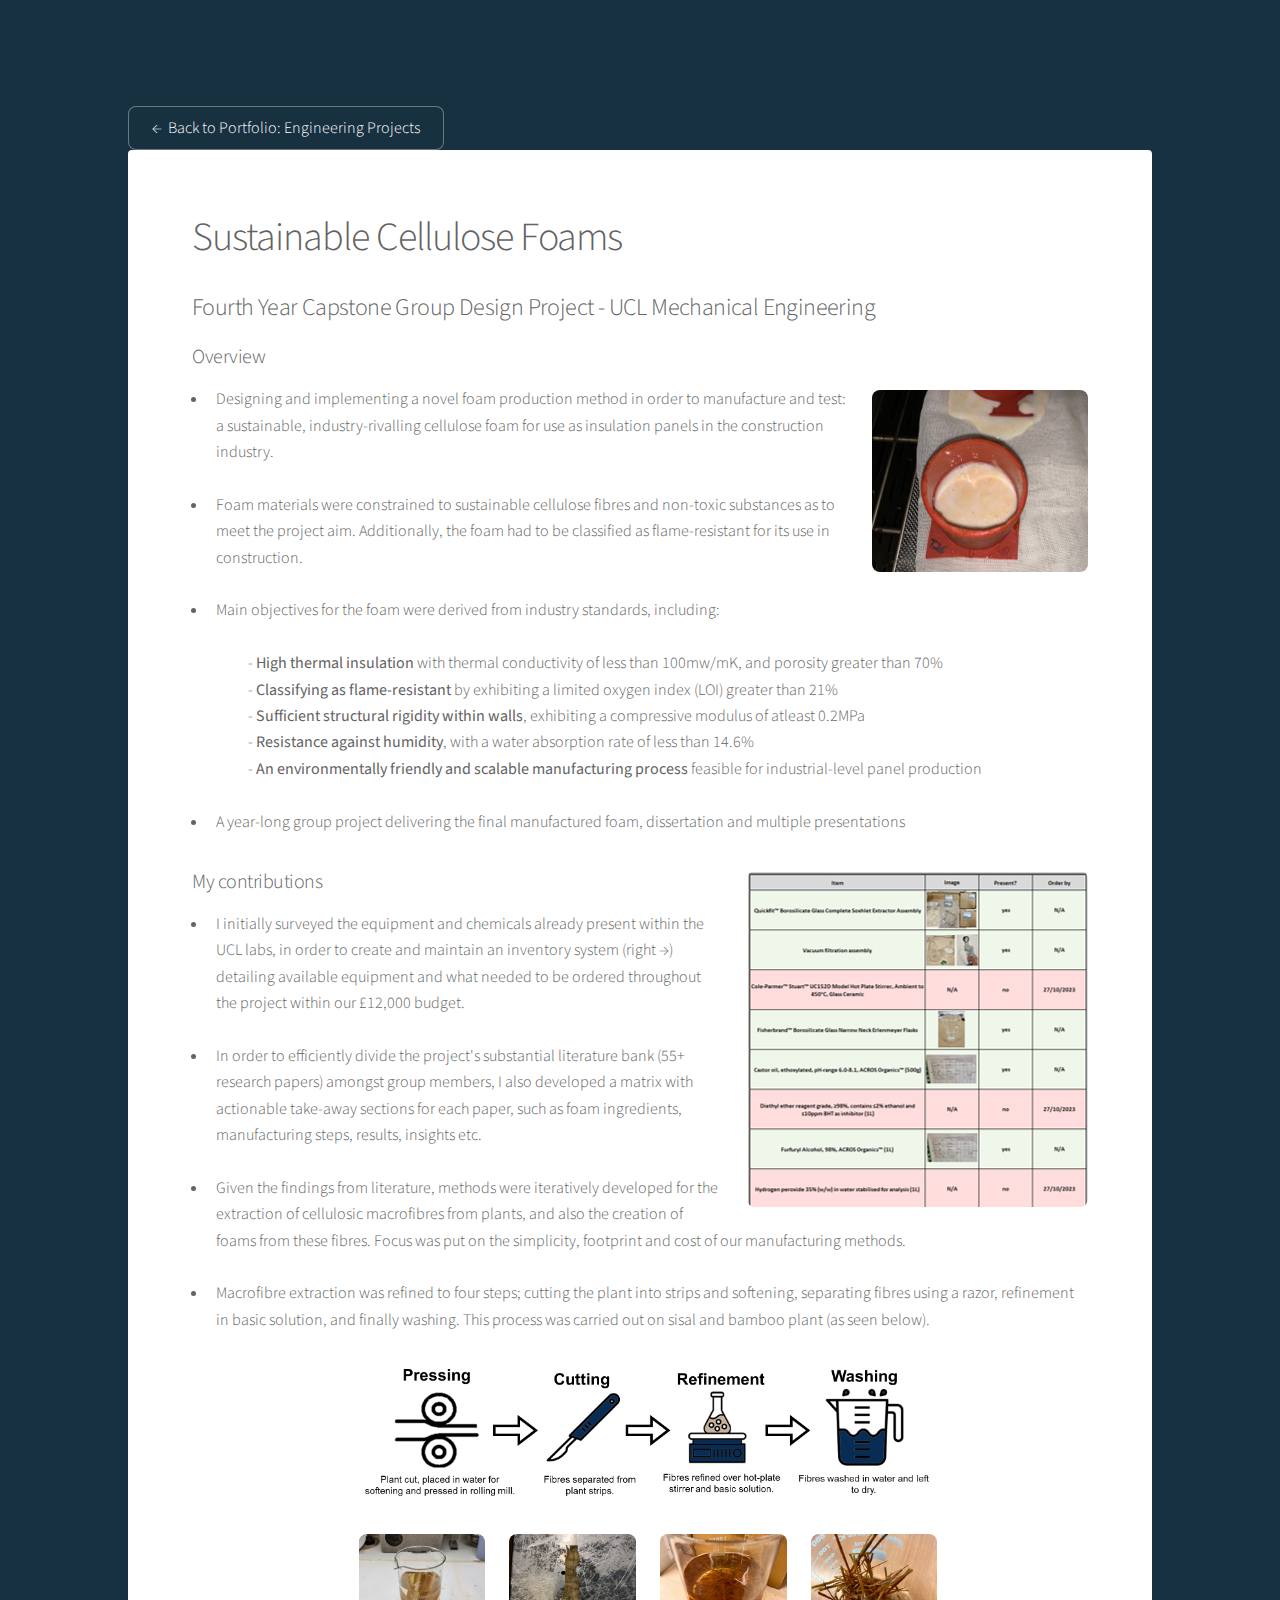
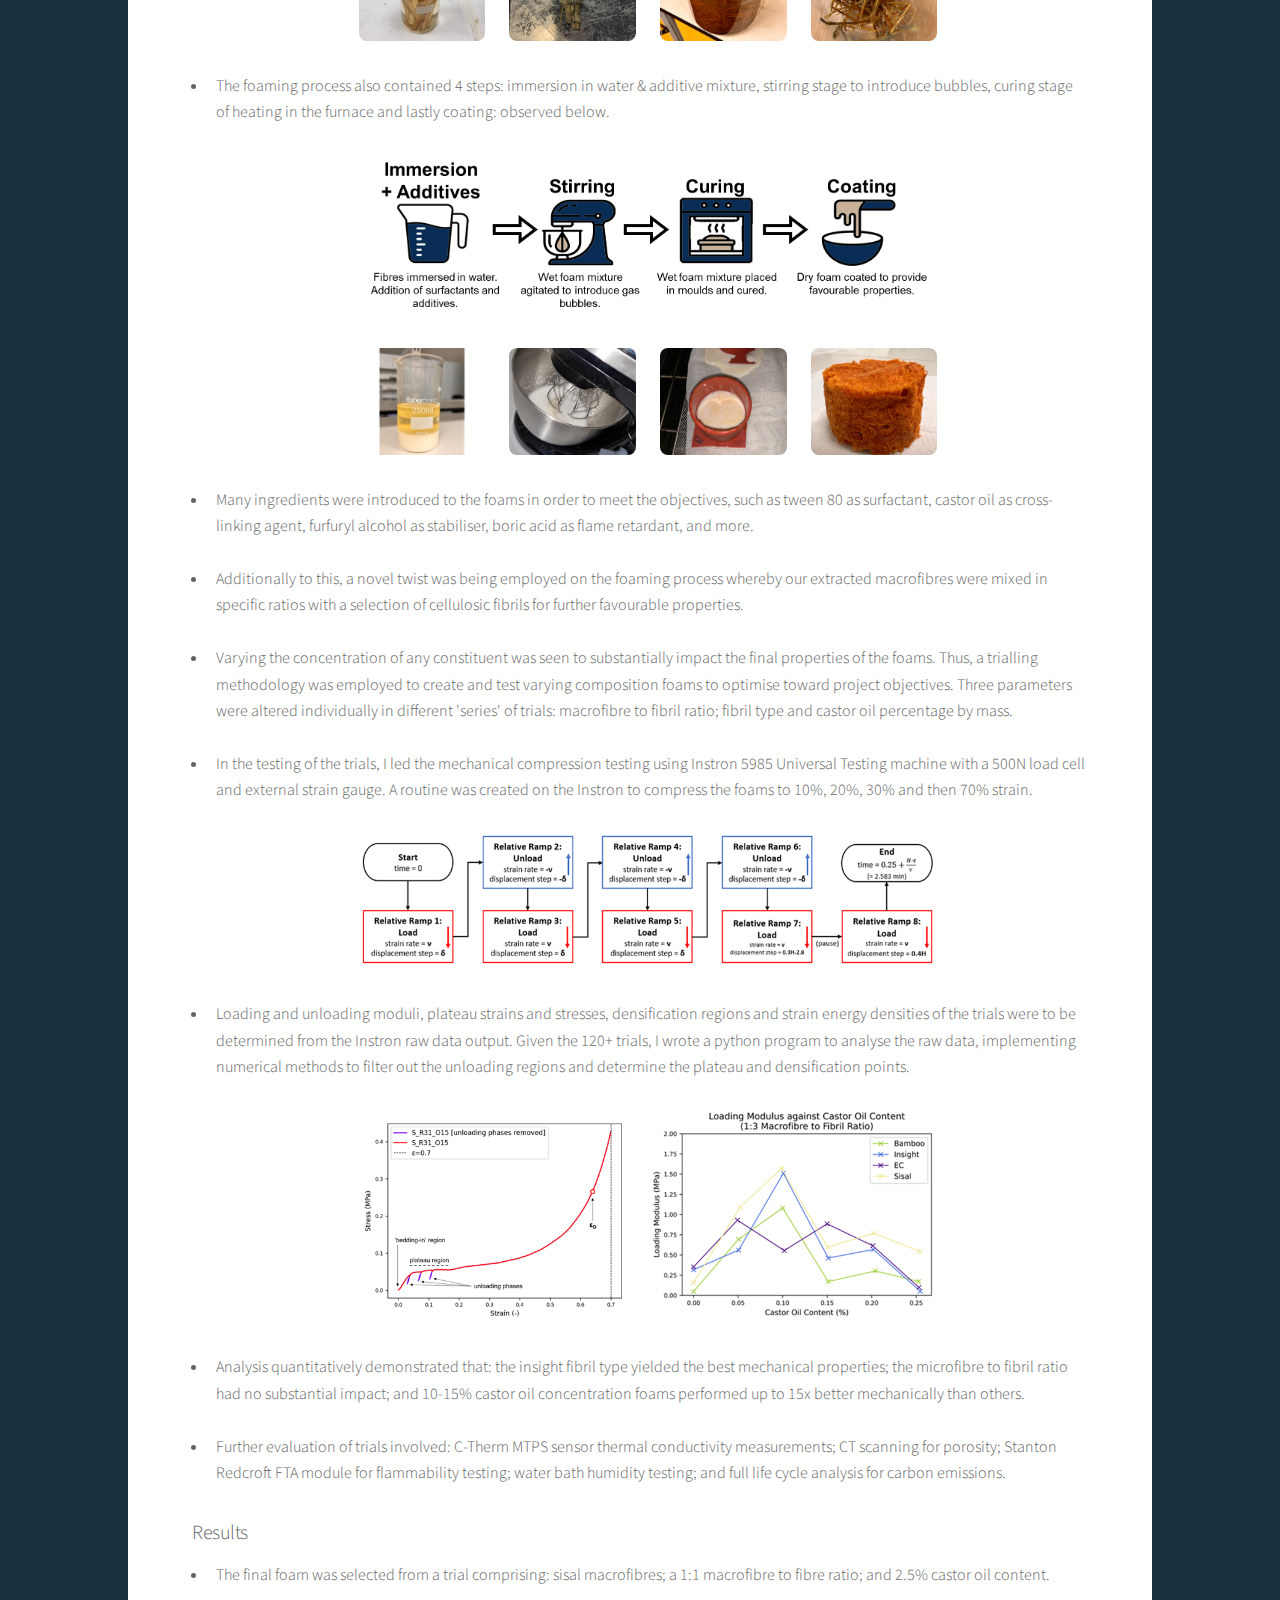
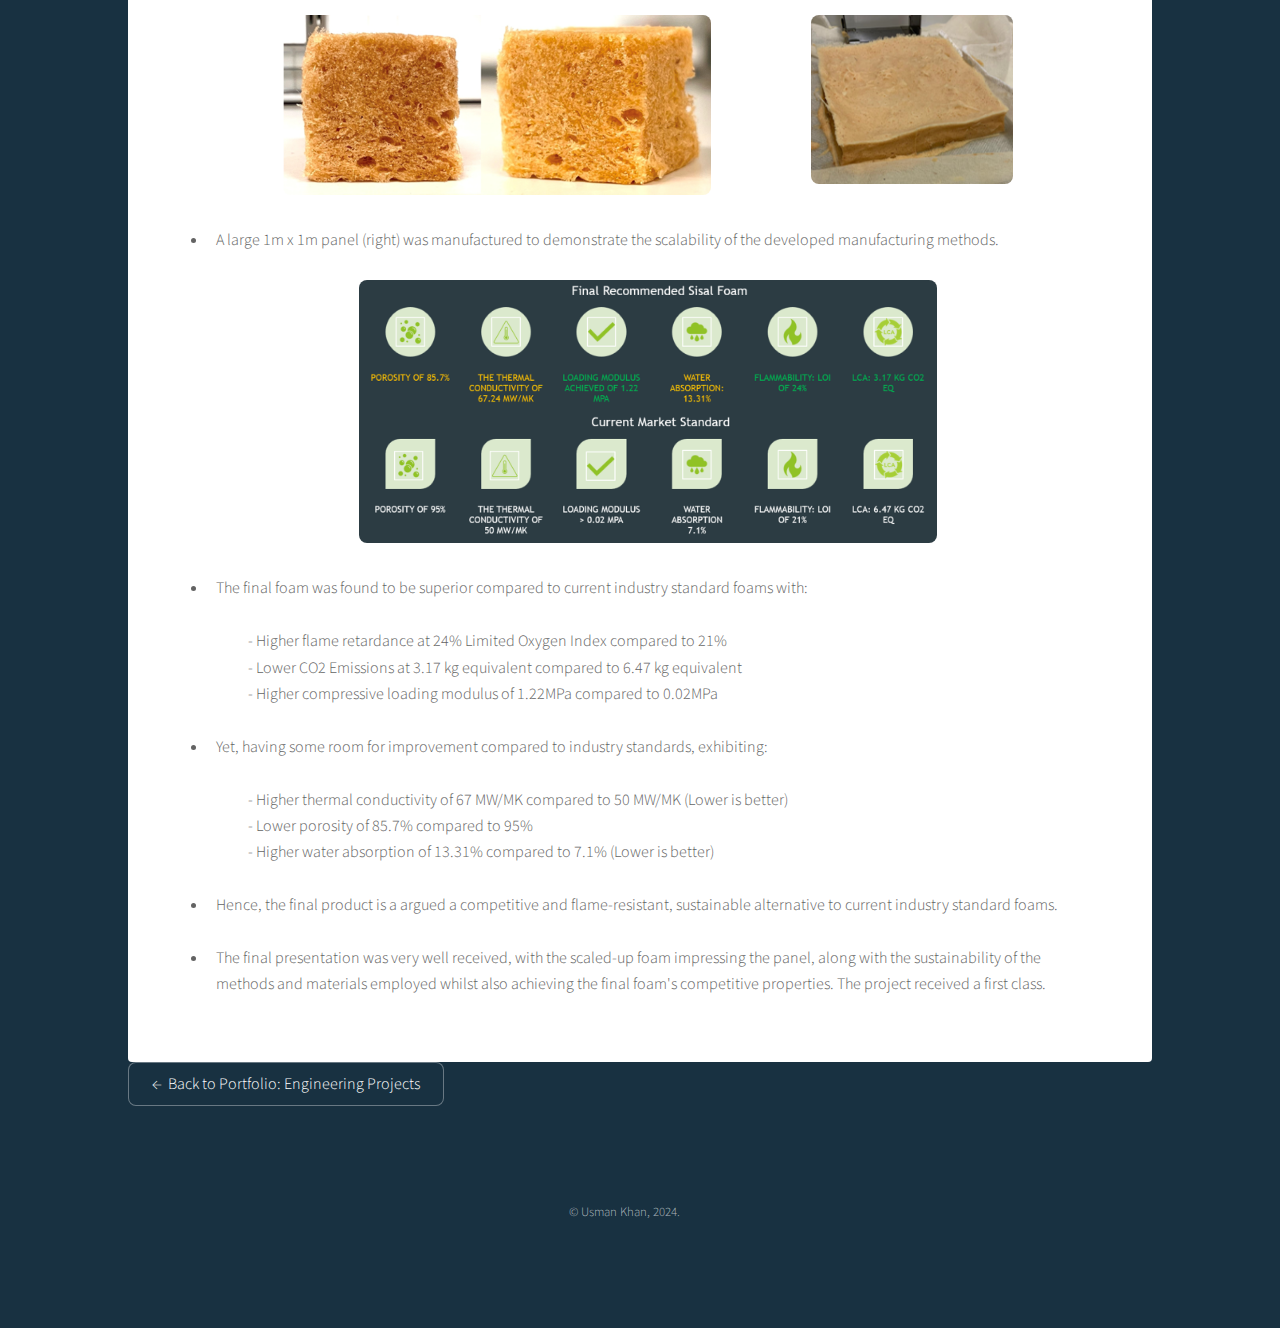
<file: ep_foams.html>
<!DOCTYPE HTML>
<!--
	Stellar by HTML5 UP
	html5up.net | @ajlkn
	Free for personal and commercial use under the CCA 3.0 license (html5up.net/license)
-->
<html>
	<head>
		<title>Sustainable Foams | Engineering Projects</title>
		<meta charset="utf-8" />
		<meta name="viewport" content="width=device-width, initial-scale=1, user-scalable=no" />
		<link rel="stylesheet" href="assets/css/main.css" />
		<noscript><link rel="stylesheet" href="assets/css/noscript.css" /></noscript>
	</head>
	<body class="is-preload">

		<!-- Wrapper -->
			<div id="wrapper">

			
				<!-- Header -->
				<!--
					<header id="header">
						<h1>Sustainable Cellulose Foams</h1>
						<p>Fourth Year Capstone Design Project - UCL Mechnical Engineering</p>
					</header>
				-->
					<br><br><br><br>
					<a href="index.html#engineering_projects" class="button">←&nbsp;&nbsp;Back to Portfolio: Engineering Projects</a>
				<!-- Main -->
					<div id="main">

						<!-- Content -->
							<section id="content" class="main">

								<div class="content">
								
									<h1>Sustainable Cellulose Foams</h1>
									<h2>Fourth Year Capstone Group Design Project - UCL Mechanical Engineering</h2>

									<h3>Overview</h3>
									<span class="image right"><img src="images/foams/curing.jpg" alt="" /></span>
									
									<ul>
										<li>Designing and implementing a novel foam production method in order to manufacture and test: a sustainable, industry-rivalling cellulose foam for use as insulation panels in the construction industry.</li><br/>

										<li>Foam materials were constrained to sustainable cellulose fibres and non-toxic substances as to meet the project aim. Additionally, the foam had to be classified as flame-resistant for its use in construction.</li><br/>

										<li>Main objectives for the foam were derived from industry standards, including:<br/><br/>
											&emsp;&emsp;- <strong>High thermal insulation</strong> with thermal conductivity of less than 100mw/mK, and porosity greater than 70%<br/>
											&emsp;&emsp;- <strong>Classifying as flame-resistant</strong> by exhibiting a limited oxygen index (LOI) greater than 21%<br/>
											&emsp;&emsp;- <strong>Sufficient structural rigidity within walls</strong>, exhibiting a compressive modulus of atleast 0.2MPa<br/>
											&emsp;&emsp;- <strong>Resistance against humidity</strong>, with a water absorption rate of less than 14.6%<br/>
											&emsp;&emsp;- <strong>An environmentally friendly and scalable manufacturing process</strong> feasible for industrial-level panel production<br/>
										</li><br/>


										<li>A year-long group project delivering the final manufactured foam, dissertation and multiple presentations</ul>

									</ul>
									
									<span class="image right"><img src="images/foams/inventory.png" alt="" /></span>
									
									<h3>My contributions</h3>
									<ul>
										
										<li>I initially surveyed the equipment and chemicals already present within the UCL labs, in order to create and maintain an inventory system (right →) detailing available equipment and what needed to be ordered throughout the project within our £12,000 budget.</li><br/>
																			
										<li>In order to efficiently divide the project's substantial literature bank (55+ research papers) amongst group members, I also developed a matrix with actionable take-away sections for each paper, such as foam ingredients, manufacturing steps, results, insights etc.</li><br/>
										
										<li>Given the findings from literature, methods were iteratively developed for the extraction of cellulosic macrofibres from plants, and also the creation of foams from these fibres. Focus was put on the simplicity, footprint and cost of our manufacturing methods.</li><br/>

										<li>Macrofibre extraction was refined to four steps; cutting the plant into strips and softening, separating fibres using a razor, refinement in basic solution, and finally washing. This process was carried out on sisal and bamboo plant (as seen below).</li><br/>

										<div class="box alt">
											<div class="row gtr-uniform">
												<div class="col-2"></div>
												<div class="col-8"><span class="image fit"><img src="images/foams/extraction.png" alt="" /></span></div>
											</div>
										</div>

										<div class="box alt">
											<div class="row gtr-uniform">
												<div class="col-2"></div>
												<div class="col-2"><span class="image fit"><img src="images/foams/softening.jpg" alt="" /></span></div>
												<div class="col-2"><span class="image fit"><img src="images/foams/pressing.png" alt="" /></span></div>
												<div class="col-2"><span class="image fit"><img src="images/foams/refinement.png" alt="" /></span></div>
												<div class="col-2"><span class="image fit"><img src="images/foams/washing.png" alt="" /></span></div>
											</div>
										</div>

										<li>The foaming process also contained 4 steps: immersion in water & additive mixture, stirring stage to introduce bubbles, curing stage of heating in the furnace and lastly coating: observed below.</li><br/>
																				
										<div class="box alt">
											<div class="row gtr-uniform">
												<div class="col-2"></div>
												<div class="col-8"><span class="image fit"><img src="images/foams/foaming.png" alt="" /></span></div>
											</div>
										</div>

										<div class="box alt">
											<div class="row gtr-uniform">
												<div class="col-2"></div>
												<div class="col-2"><span class="image fit"><img src="images/foams/immersion.png" alt="" /></span></div>
												<div class="col-2"><span class="image fit"><img src="images/foams/mixing.png" alt="" /></span></div>
												<div class="col-2"><span class="image fit"><img src="images/foams/curing.jpg" alt="" /></span></div>
												<div class="col-2"><span class="image fit"><img src="images/foams/coating.png" alt="" /></span></div>
											</div>
										</div>
								
										<li>Many ingredients were introduced to the foams in order to meet the objectives, such as tween 80 as surfactant, castor oil as cross-linking agent, furfuryl alcohol as stabiliser, boric acid as flame retardant, and more.</li><br/>
										
										<li>Additionally to this, a novel twist was being employed on the foaming process whereby our extracted macrofibres were mixed in specific ratios with a selection of cellulosic fibrils for further favourable properties.</li><br/>

										<li>Varying the concentration of any constituent was seen to substantially impact the final properties of the foams. Thus, a trialling methodology was employed to create and test varying composition foams to optimise toward project objectives. Three parameters were altered individually in different 'series' of trials: macrofibre to fibril ratio; fibril type and castor oil percentage by mass.</li><br/>
										
										
										<li>In the testing of the trials, I led the mechanical compression testing using Instron 5985 Universal Testing machine with a 500N load cell and external strain gauge. A routine was created on the Instron to compress the foams to 10%, 20%, 30% and then 70% strain.</li><br/>

										
										<div class="box alt">
											<div class="row gtr-uniform">
												<div class="col-2"></div>
												<div class="col-8"><span class="image fit"><img src="images/foams/instron.png" alt="" /></span></div>
											</div>
										</div>
										
										<li>Loading and unloading moduli, plateau strains and stresses, densification regions and strain energy densities of the trials were to be determined from the Instron raw data output. Given the 120+ trials, I wrote a python program to analyse the raw data, implementing numerical methods to filter out the unloading regions and determine the plateau and densification points.</li><br/>

										<div class="box alt">
											<div class="row gtr-uniform">
												<div class="col-2"></div>
												<div class="col-8"><span class="image fit"><img src="images/foams/mechanical.png" alt="" /></span></div>
											</div>
										</div>

										<li>Analysis quantitatively demonstrated that: the insight fibril type yielded the best mechanical properties; the microfibre to fibril ratio had no substantial impact; and 10-15% castor oil concentration foams performed up to 15x better mechanically than others.</li><br/>

										<li>Further evaluation of trials involved: C-Therm MTPS sensor thermal conductivity measurements; CT scanning for porosity; Stanton Redcroft FTA module for flammability testing; water bath humidity testing; and full life cycle analysis for carbon emissions.</li>

									</ul>

									<h3>Results</h3>
									<ul>
										
										<li>The final foam was selected from a trial comprising: sisal macrofibres; a 1:1 macrofibre to fibre ratio; and 2.5% castor oil content.</li><br/>
										
										<div class="box alt">
											<div class="row gtr-uniform">
												<div class="col-1"></div>
												<div class="col-6"><span class="image fit"><img src="images/foams/final.png" alt="" /></span></div>
												<div class="col-1"></div>
												<div class="col-3"><span class="image fit"><img src="images/foams/scaled.png" alt="" /></span></div>
											</div>
										</div>

										<li>A large 1m x 1m panel (right) was manufactured to demonstrate the scalability of the developed manufacturing methods.</li><br/>


										<div class="box alt">
											<div class="row gtr-uniform">
												<div class="col-2"></div>
												<div class="col-8"><span class="image fit"><img src="images/foams/comparison.png" alt="" /></span></div>
											</div>
										</div>

										<li>The final foam was found to be superior compared to current industry standard foams with:<br/><br/>
											
											&emsp;&emsp;- Higher flame retardance at 24% Limited Oxygen Index compared to 21%<br/>
											&emsp;&emsp;- Lower CO2 Emissions at 3.17 kg equivalent compared to 6.47 kg equivalent<br/>
											&emsp;&emsp;- Higher compressive loading modulus of 1.22MPa compared to 0.02MPa</li><br/>

										<li>Yet, having some room for improvement compared to industry standards, exhibiting:<br/><br/>

											&emsp;&emsp;- Higher thermal conductivity of 67 MW/MK compared to 50 MW/MK (Lower is better)<br/>
											&emsp;&emsp;- Lower porosity of 85.7% compared to 95%<br/>
											&emsp;&emsp;- Higher water absorption of 13.31% compared to 7.1% (Lower is better)</li><br/>
											
										<li>Hence, the final product is a argued a competitive and flame-resistant, sustainable alternative to current industry standard foams.</li><br/>

										<li>The final presentation was very well received, with the scaled-up foam impressing the panel, along with the sustainability of the methods and materials employed whilst also achieving the final foam's competitive properties. The project received a first class.</li>
									</ul>

								</div>

					</div>
					<a href="index.html#engineering_projects" class="button">←&nbsp;&nbsp;Back to Portfolio: Engineering Projects</a>

				<!-- Footer -->

					<footer id="footer">
						<p class="copyright">&copy; Usman Khan, 2024</a>.</p>
					</footer>

			</div>

		<!-- Scripts -->
			<script src="assets/js/jquery.min.js"></script>
			<script src="assets/js/jquery.scrollex.min.js"></script>
			<script src="assets/js/jquery.scrolly.min.js"></script>
			<script src="assets/js/browser.min.js"></script>
			<script src="assets/js/breakpoints.min.js"></script>
			<script src="assets/js/util.js"></script>
			<script src="assets/js/main.js"></script>

	</body>
</html>
</file>
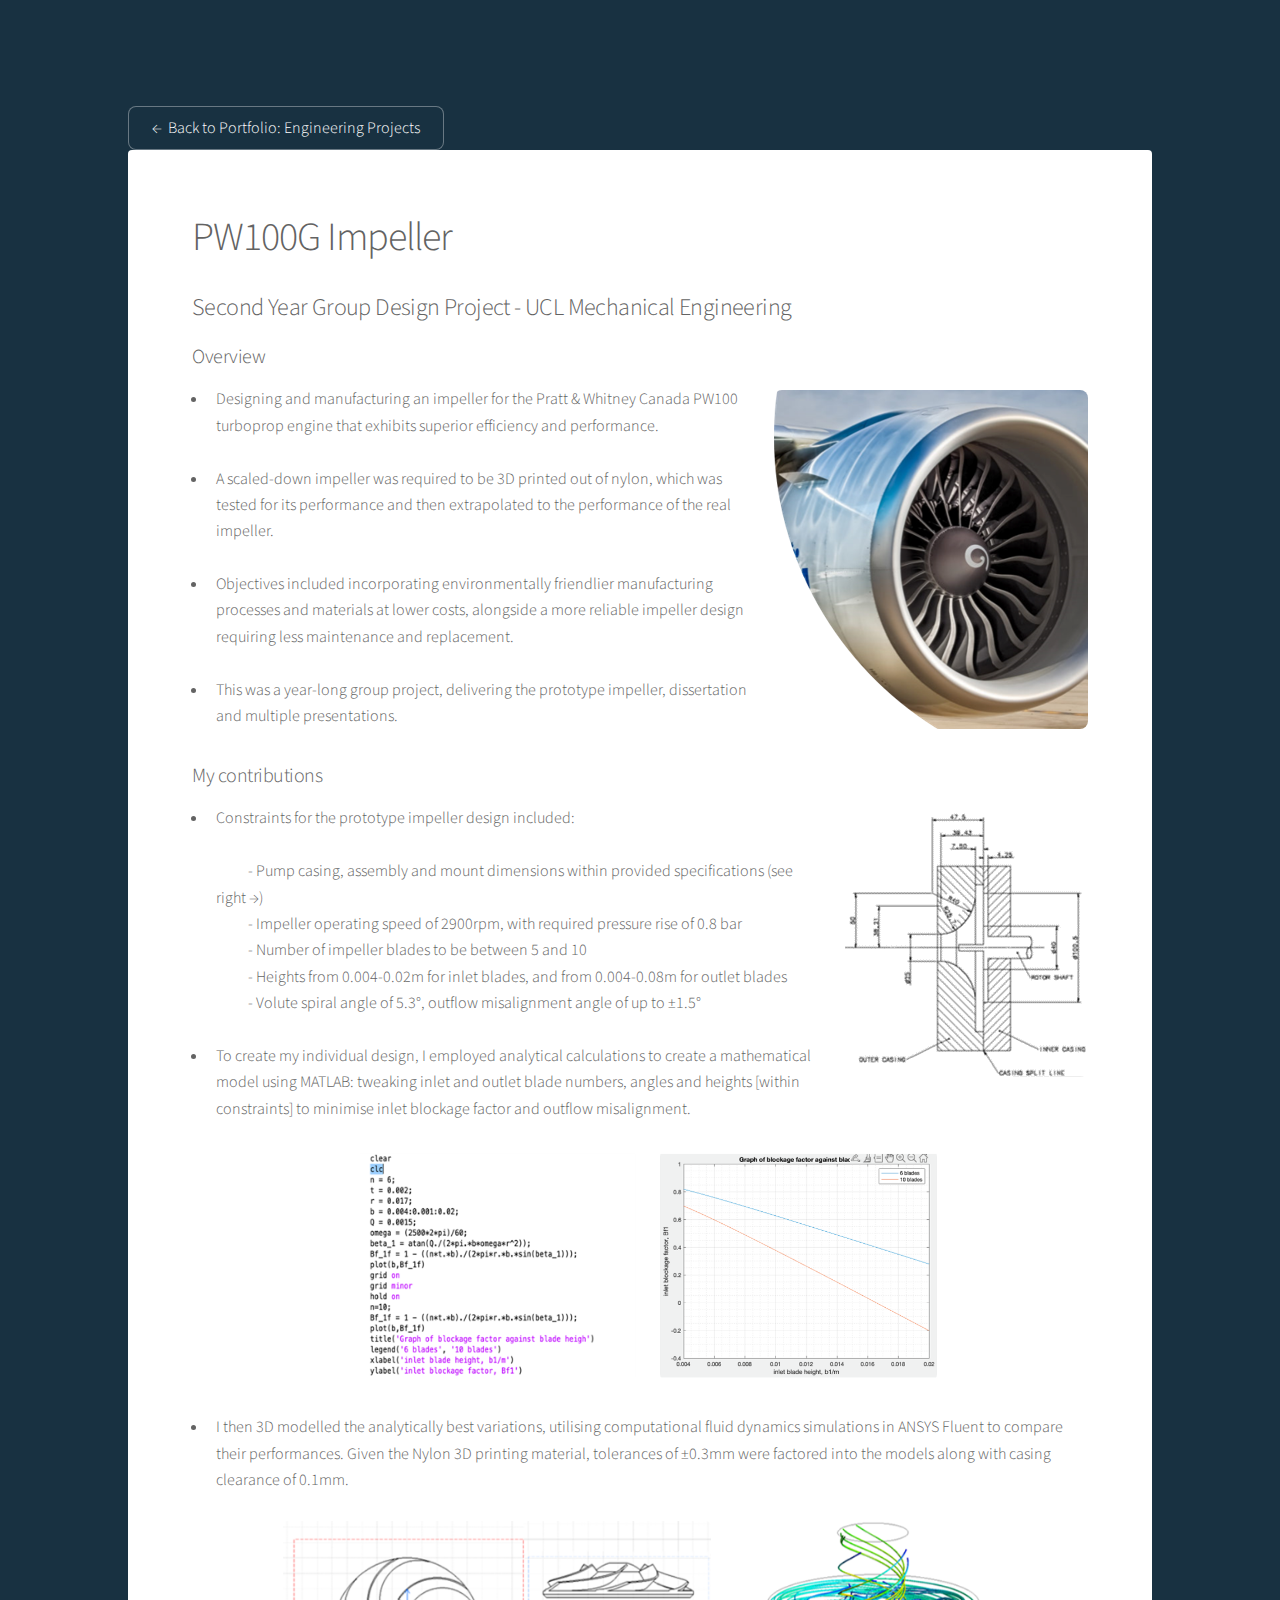
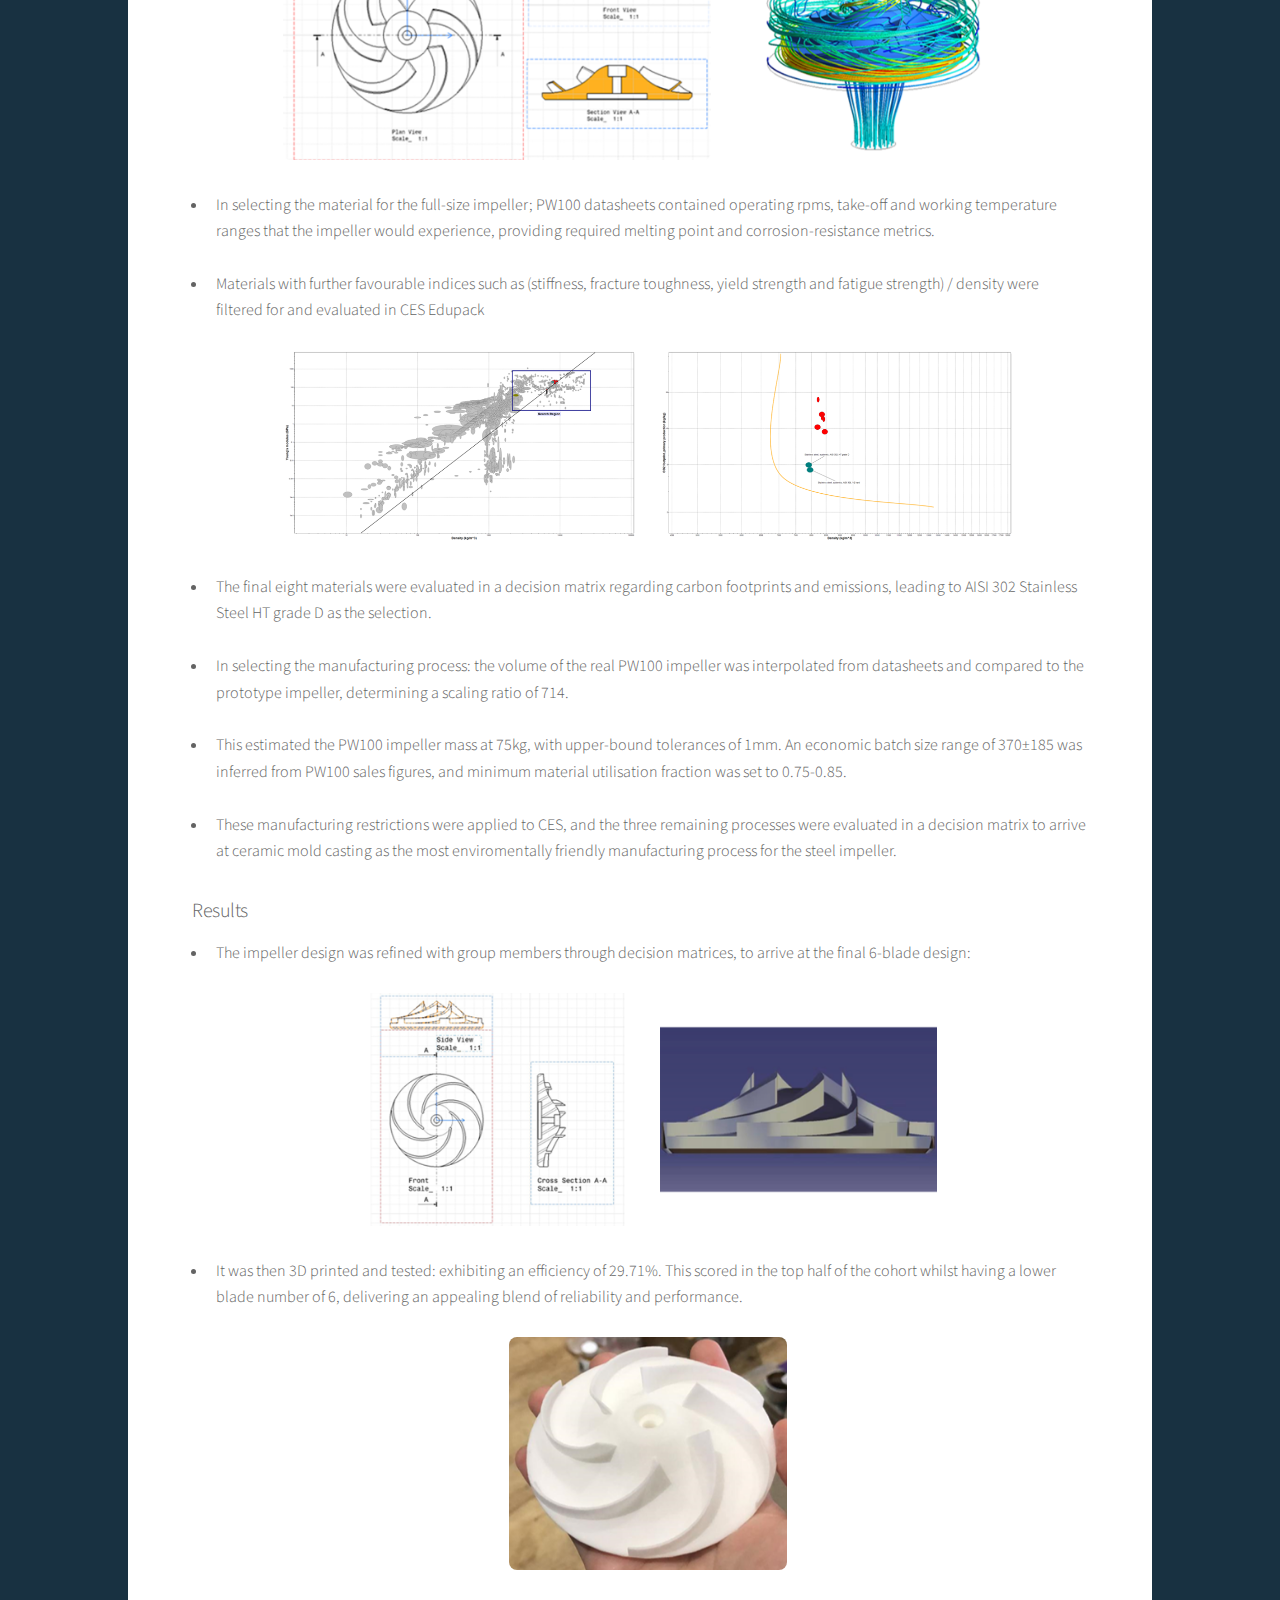
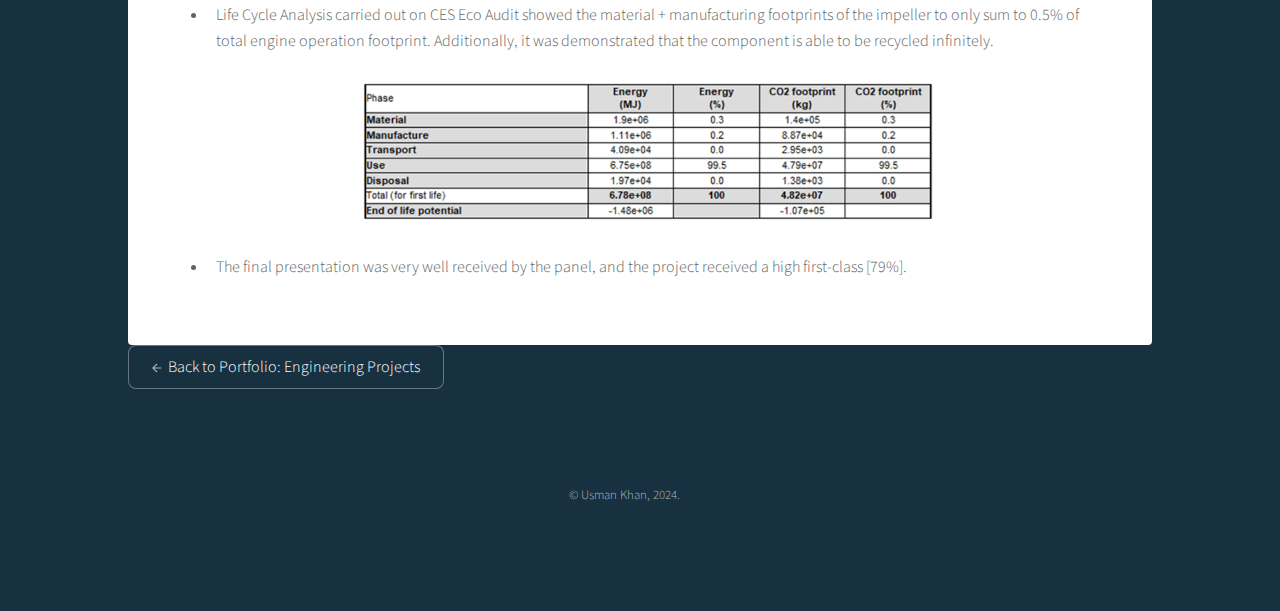
<file: ep_impeller.html>
<!DOCTYPE HTML>
<!--
	Stellar by HTML5 UP
	html5up.net | @ajlkn
	Free for personal and commercial use under the CCA 3.0 license (html5up.net/license)
-->
<html>
	<head>
		<title>PW100G Impeller | Engineering Projects</title>
		<meta charset="utf-8" />
		<meta name="viewport" content="width=device-width, initial-scale=1, user-scalable=no" />
		<link rel="stylesheet" href="assets/css/main.css" />
		<noscript><link rel="stylesheet" href="assets/css/noscript.css" /></noscript>
	</head>
	<body class="is-preload">

		<!-- Wrapper -->
			<div id="wrapper">

			
				<!-- Header -->
				<!--
					<header id="header">
						<h1>Sustainable Cellulose Foams</h1>
						<p>Fourth Year Capstone Design Project - UCL Mechnical Engineering</p>
					</header>
				-->
					<br><br><br><br>
					<a href="index.html#catheter" class="button">←&nbsp;&nbsp;Back to Portfolio: Engineering Projects</a>
				<!-- Main -->
					<div id="main">

						<!-- Content -->
							<section id="content" class="main">

								<div class="content">

									<h1>PW100G Impeller</h1>
									<h2>Second Year Group Design Project - UCL Mechanical Engineering</h2>
									
									<h3>Overview</h3>
									<span class="image right"><img src="images/impeller/pw1000g.png" alt="" /></span>
									<ul>
										<li>Designing and manufacturing an impeller for the Pratt & Whitney Canada PW100 turboprop engine that exhibits superior efficiency and performance.</li><br/>
										<li>A scaled-down impeller was required to be 3D printed out of nylon, which was tested for its performance and then extrapolated to the performance of the real impeller.</li><br/>
										<li>Objectives included incorporating environmentally friendlier manufacturing processes and materials at lower costs, alongside a more reliable impeller design requiring less maintenance and replacement.</li><br/>
										<li>This was a year-long group project, delivering the prototype impeller, dissertation and multiple presentations.</li>
									
									</ul>
									
									<h3>My contributions</h3>

									<ul>
										<span class="image right"><img src="images/impeller/casing.png" alt="" /></span>
										<li>Constraints for the prototype impeller design included:<br/><br/>
											&emsp;&emsp;- Pump casing, assembly and mount dimensions within provided specifications (see right →)<br/>
											&emsp;&emsp;- Impeller operating speed of 2900rpm, with required pressure rise of 0.8 bar<br/>
											&emsp;&emsp;- Number of impeller blades to be between 5 and 10 <br/>
											&emsp;&emsp;- Heights from 0.004-0.02m for inlet blades, and from 0.004-0.08m for outlet blades<br/>
											&emsp;&emsp;- Volute spiral angle of 5.3°, outflow misalignment angle of up to ±1.5°<br/>
										</li><br/>
										
										<li>To create my individual design, I employed analytical calculations to create a mathematical model using MATLAB: tweaking inlet and outlet blade numbers, angles and heights [within constraints] to minimise inlet blockage factor and outflow misalignment.</li><br/>
										
										<div class="box alt">
											<div class="row gtr-uniform">
												<div class="col-2"></div>
												<div class="col-4"><span class="image fit"><img src="images/impeller/matlab_code.png" alt="" /></span></div>
												<div class="col-4"><span class="image fit"><img src="images/impeller/matlab_graph.png" alt="" /></span></div>
											</div>
										</div>
										
										<li>I then 3D modelled the analytically best variations, utilising computational fluid dynamics simulations in ANSYS Fluent to compare their performances. Given the Nylon 3D printing material, tolerances of ±0.3mm were factored into the models along with casing clearance of 0.1mm.</li><br/>
										
										<div class="box alt">
											<div class="row gtr-uniform">
												<div class="col-1"></div>
												<div class="col-6"><span class="image fit"><img src="images/impeller/individual_design.png" alt="" /></span></div>
												<div class="col-4"><span class="image fit"><img src="images/impeller/fluent.png" alt="" /></span></div>
											</div>
										</div>

										<li>In selecting the material for the full-size impeller; PW100 datasheets contained operating rpms, take-off and working temperature ranges that the impeller would experience, providing required melting point and corrosion-resistance metrics.</li><br/>
										<li>Materials with further favourable indices such as (stiffness, fracture toughness, yield strength and fatigue strength) / density were filtered for and evaluated in CES Edupack</li><br/>

										<div class="box alt">
											<div class="row gtr-uniform">
												<div class="col-1"></div>
												<div class="col-5"><span class="image fit"><img src="images/impeller/edupack.png" alt="" /></span></div>
												<div class="col-5"><span class="image fit"><img src="images/impeller/material.png" alt="" /></span></div>
											</div>
										</div>

										<li>The final eight materials were evaluated in a decision matrix regarding carbon footprints and emissions, leading to AISI 302 Stainless Steel HT grade D as the selection.</li><br/>
										
										<li>In selecting the manufacturing process: the volume of the real PW100 impeller was interpolated from datasheets and compared to the prototype impeller, determining a scaling ratio of 714.</li><br/>
										
										<li>This estimated the PW100 impeller mass at 75kg, with upper-bound tolerances of 1mm. An economic batch size range of 370±185 was inferred from PW100 sales figures, and minimum material utilisation fraction was set to 0.75-0.85.</li><br/>
										
										<li>These manufacturing restrictions were applied to CES, and the three remaining processes were evaluated in a decision matrix to arrive at ceramic mold casting as the most enviromentally friendly manufacturing process for the steel impeller.</li>

									</ul>

									<h3>Results</h3>
									<ul>
										<li>The impeller design was refined with group members through decision matrices, to arrive at the final 6-blade design:</li><br/>

										<div class="box alt">
											<div class="row gtr-uniform">
												<div class="col-2"></div>
												<div class="col-4"><span class="image fit"><img src="images/impeller/final_design.png" alt="" /></span></div>
												<div class="col-4"><span class="image fit"><img src="images/impeller/final_model_front.png" alt="" /></span></div>
											</div>
										</div>

										<li>It was then 3D printed and tested: exhibiting an efficiency of 29.71%. This scored in the top half of the cohort whilst having a lower blade number of 6, delivering an appealing blend of reliability and performance. </li><br/>
										
										<div class="box alt">
											<div class="row gtr-uniform">
												<div class="col-4"></div>
												<div class="col-4"><span class="image fit"><img src="images/impeller/impeller.png" alt="" /></span></div>
											</div>
										</div>
										
										<li>Life Cycle Analysis carried out on CES Eco Audit showed the material + manufacturing footprints of the impeller to only sum to 0.5% of total engine operation footprint. Additionally, it was demonstrated that the component is able to be recycled infinitely.</li><br/>
										
										<div class="box alt">
											<div class="row gtr-uniform">
												<div class="col-2"></div>
												<div class="col-8"><span class="image fit"><img src="images/impeller/audit_table.png" alt="" /></span></div>
											</div>
										</div>

										<li>The final presentation was very well received by the panel, and the project received a high first-class [79%].</li>
									</ul>

								</div>

					</div>
					<a href="index.html#catheter" class="button">←&nbsp;&nbsp;Back to Portfolio: Engineering Projects</a>

				<!-- Footer -->

					<footer id="footer">
						<p class="copyright">&copy; Usman Khan, 2024</a>.</p>
					</footer>

			</div>

		<!-- Scripts -->
			<script src="assets/js/jquery.min.js"></script>
			<script src="assets/js/jquery.scrollex.min.js"></script>
			<script src="assets/js/jquery.scrolly.min.js"></script>
			<script src="assets/js/browser.min.js"></script>
			<script src="assets/js/breakpoints.min.js"></script>
			<script src="assets/js/util.js"></script>
			<script src="assets/js/main.js"></script>

	</body>
</html>
</file>
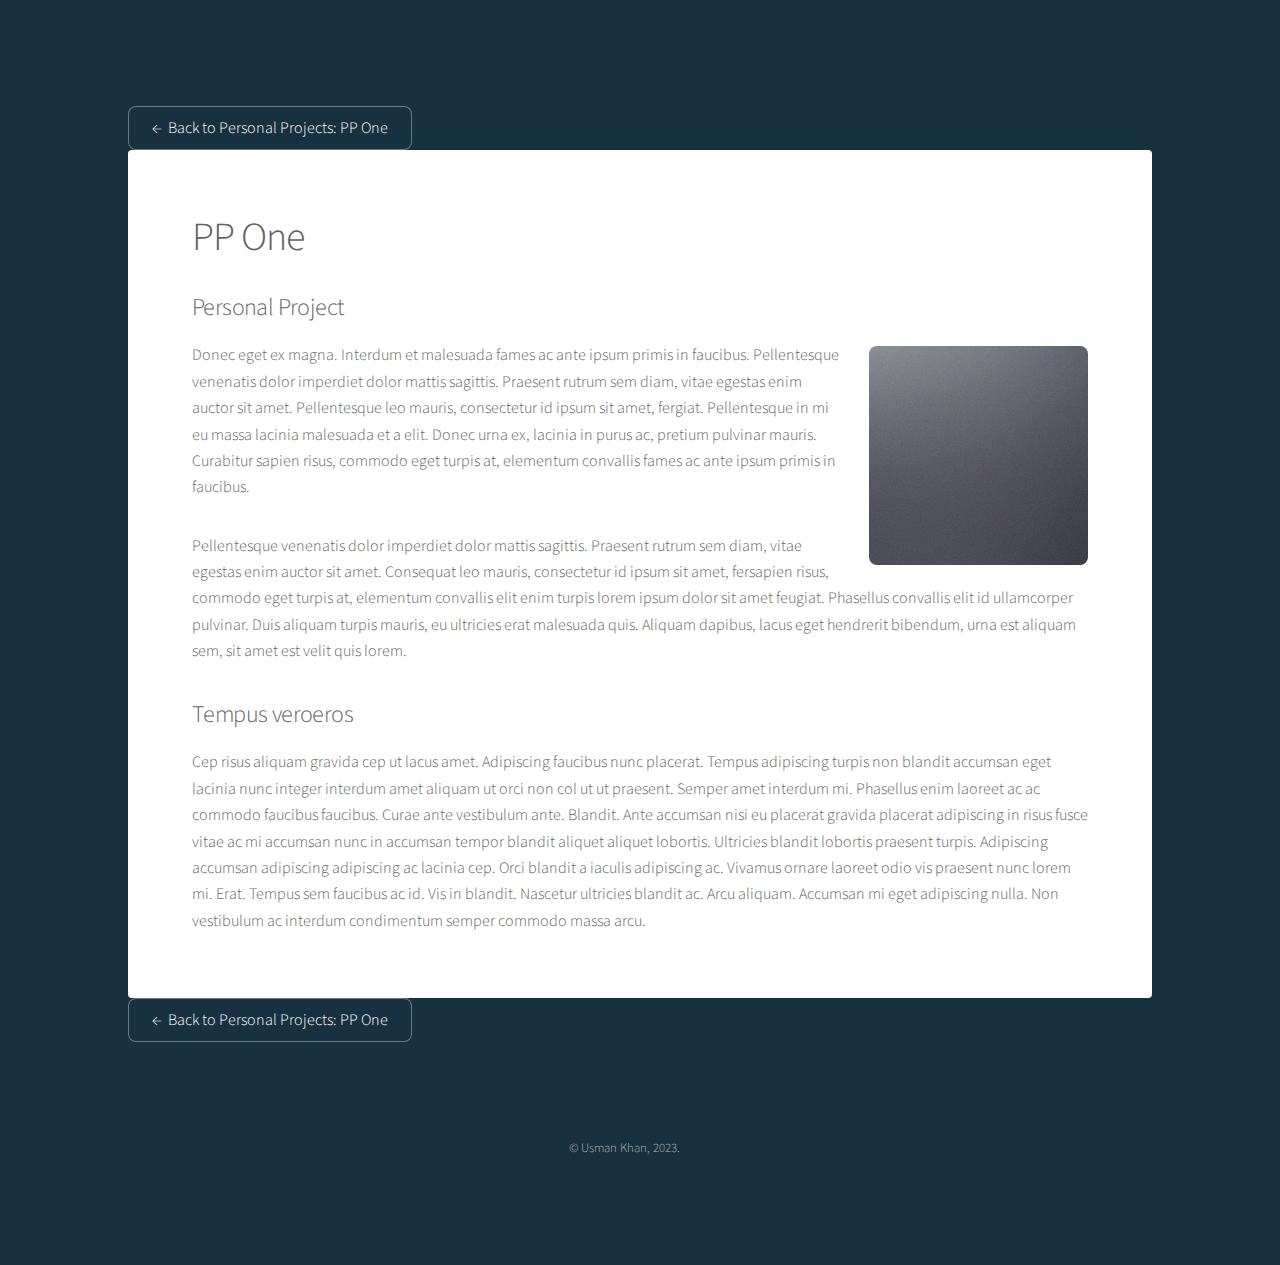
<file: pp_one.html>
<!DOCTYPE HTML>
<!--
	Stellar by HTML5 UP
	html5up.net | @ajlkn
	Free for personal and commercial use under the CCA 3.0 license (html5up.net/license)
-->
<html>
	<head>
		<title>Generic - Stellar by HTML5 UP</title>
		<meta charset="utf-8" />
		<meta name="viewport" content="width=device-width, initial-scale=1, user-scalable=no" />
		<link rel="stylesheet" href="assets/css/main.css" />
		<noscript><link rel="stylesheet" href="assets/css/noscript.css" /></noscript>
	</head>
	<body class="is-preload">

		<!-- Wrapper -->
			<div id="wrapper">

			
				<!-- Header -->
				<!--
					<header id="header">
						<h1>Sustainable Cellulose Foams</h1>
						<p>Fourth Year Capstone Design Project - UCL Mechnical Engineering</p>
					</header>
				-->
					<br><br><br><br>
					<a href="index.html#personal_projects" class="button">←&nbsp;&nbsp;Back to Personal Projects: PP One</a>
				<!-- Main -->
					<div id="main">

						<!-- Content -->
							<section id="content" class="main">

								<div class="content">

									<h1>PP One</h1>
									<h2>Personal Project</h2>

									<span class="image right"><img src="images/pic05.jpg" alt="" /></span>
									<p>Donec eget ex magna. Interdum et malesuada fames ac ante ipsum primis in faucibus. Pellentesque venenatis dolor imperdiet dolor mattis sagittis. Praesent rutrum sem diam, vitae egestas enim auctor sit amet. Pellentesque leo mauris, consectetur id ipsum sit amet, fergiat. Pellentesque in mi eu massa lacinia malesuada et a elit. Donec urna ex, lacinia in purus ac, pretium pulvinar mauris. Curabitur sapien risus, commodo eget turpis at, elementum convallis fames ac ante ipsum primis in faucibus.</p>
									<p>Pellentesque venenatis dolor imperdiet dolor mattis sagittis. Praesent rutrum sem diam, vitae egestas enim auctor sit amet. Consequat leo mauris, consectetur id ipsum sit amet, fersapien risus, commodo eget turpis at, elementum convallis elit enim turpis lorem ipsum dolor sit amet feugiat. Phasellus convallis elit id ullamcorper pulvinar. Duis aliquam turpis mauris, eu ultricies erat malesuada quis. Aliquam dapibus, lacus eget hendrerit bibendum, urna est aliquam sem, sit amet est velit quis lorem.</p>
									<h2>Tempus veroeros</h2>
									<p>Cep risus aliquam gravida cep ut lacus amet. Adipiscing faucibus nunc placerat. Tempus adipiscing turpis non blandit accumsan eget lacinia nunc integer interdum amet aliquam ut orci non col ut ut praesent. Semper amet interdum mi. Phasellus enim laoreet ac ac commodo faucibus faucibus. Curae ante vestibulum ante. Blandit. Ante accumsan nisi eu placerat gravida placerat adipiscing in risus fusce vitae ac mi accumsan nunc in accumsan tempor blandit aliquet aliquet lobortis. Ultricies blandit lobortis praesent turpis. Adipiscing accumsan adipiscing adipiscing ac lacinia cep. Orci blandit a iaculis adipiscing ac. Vivamus ornare laoreet odio vis praesent nunc lorem mi. Erat. Tempus sem faucibus ac id. Vis in blandit. Nascetur ultricies blandit ac. Arcu aliquam. Accumsan mi eget adipiscing nulla. Non vestibulum ac interdum condimentum semper commodo massa arcu.</p>
								</div>

					</div>
					<a href="index.html#personal_projects" class="button">←&nbsp;&nbsp;Back to Personal Projects: PP One</a>

				<!-- Footer -->

					<footer id="footer">
						<p class="copyright">&copy; Usman Khan, 2023</a>.</p>
					</footer>

			</div>

		<!-- Scripts -->
			<script src="assets/js/jquery.min.js"></script>
			<script src="assets/js/jquery.scrollex.min.js"></script>
			<script src="assets/js/jquery.scrolly.min.js"></script>
			<script src="assets/js/browser.min.js"></script>
			<script src="assets/js/breakpoints.min.js"></script>
			<script src="assets/js/util.js"></script>
			<script src="assets/js/main.js"></script>

	</body>
</html>
</file>
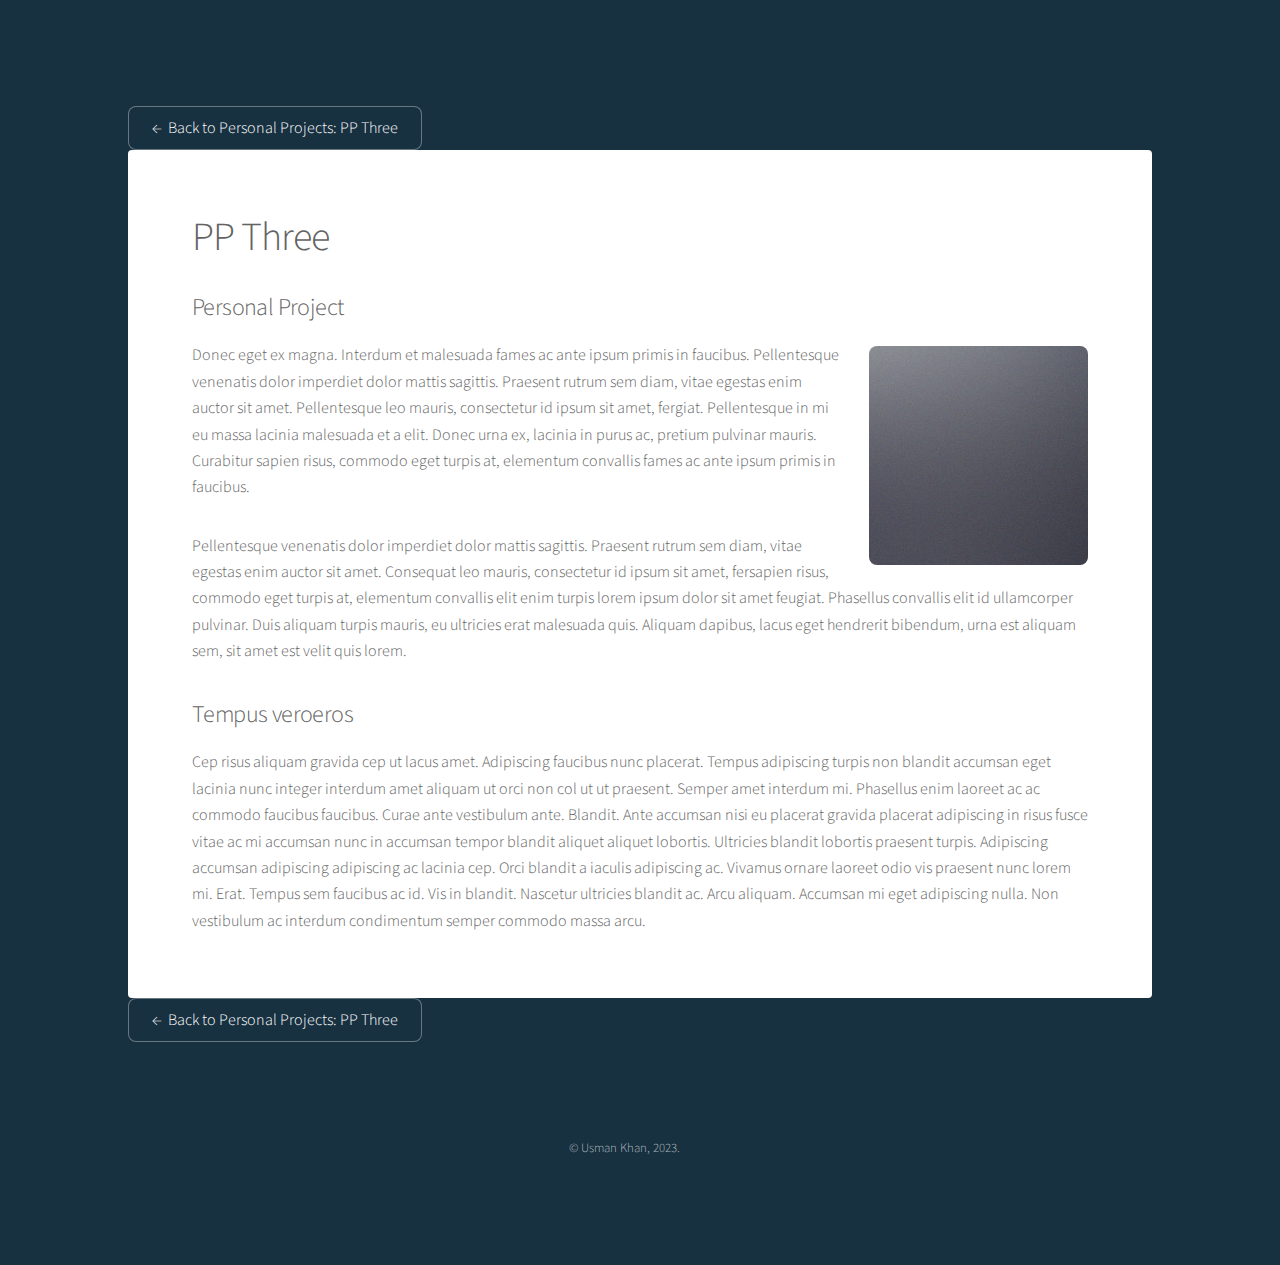
<file: pp_three.html>
<!DOCTYPE HTML>
<!--
	Stellar by HTML5 UP
	html5up.net | @ajlkn
	Free for personal and commercial use under the CCA 3.0 license (html5up.net/license)
-->
<html>
	<head>
		<title>Generic - Stellar by HTML5 UP</title>
		<meta charset="utf-8" />
		<meta name="viewport" content="width=device-width, initial-scale=1, user-scalable=no" />
		<link rel="stylesheet" href="assets/css/main.css" />
		<noscript><link rel="stylesheet" href="assets/css/noscript.css" /></noscript>
	</head>
	<body class="is-preload">

		<!-- Wrapper -->
			<div id="wrapper">

			
				<!-- Header -->
				<!--
					<header id="header">
						<h1>Sustainable Cellulose Foams</h1>
						<p>Fourth Year Capstone Design Project - UCL Mechnical Engineering</p>
					</header>
				-->
					<br><br><br><br>
					<a href="index.html#pp2" class="button">←&nbsp;&nbsp;Back to Personal Projects: PP Three</a>
				<!-- Main -->
					<div id="main">

						<!-- Content -->
							<section id="content" class="main">

								<div class="content">

									<h1>PP Three</h1>
									<h2>Personal Project</h2>

									<span class="image right"><img src="images/pic05.jpg" alt="" /></span>
									<p>Donec eget ex magna. Interdum et malesuada fames ac ante ipsum primis in faucibus. Pellentesque venenatis dolor imperdiet dolor mattis sagittis. Praesent rutrum sem diam, vitae egestas enim auctor sit amet. Pellentesque leo mauris, consectetur id ipsum sit amet, fergiat. Pellentesque in mi eu massa lacinia malesuada et a elit. Donec urna ex, lacinia in purus ac, pretium pulvinar mauris. Curabitur sapien risus, commodo eget turpis at, elementum convallis fames ac ante ipsum primis in faucibus.</p>
									<p>Pellentesque venenatis dolor imperdiet dolor mattis sagittis. Praesent rutrum sem diam, vitae egestas enim auctor sit amet. Consequat leo mauris, consectetur id ipsum sit amet, fersapien risus, commodo eget turpis at, elementum convallis elit enim turpis lorem ipsum dolor sit amet feugiat. Phasellus convallis elit id ullamcorper pulvinar. Duis aliquam turpis mauris, eu ultricies erat malesuada quis. Aliquam dapibus, lacus eget hendrerit bibendum, urna est aliquam sem, sit amet est velit quis lorem.</p>
									<h2>Tempus veroeros</h2>
									<p>Cep risus aliquam gravida cep ut lacus amet. Adipiscing faucibus nunc placerat. Tempus adipiscing turpis non blandit accumsan eget lacinia nunc integer interdum amet aliquam ut orci non col ut ut praesent. Semper amet interdum mi. Phasellus enim laoreet ac ac commodo faucibus faucibus. Curae ante vestibulum ante. Blandit. Ante accumsan nisi eu placerat gravida placerat adipiscing in risus fusce vitae ac mi accumsan nunc in accumsan tempor blandit aliquet aliquet lobortis. Ultricies blandit lobortis praesent turpis. Adipiscing accumsan adipiscing adipiscing ac lacinia cep. Orci blandit a iaculis adipiscing ac. Vivamus ornare laoreet odio vis praesent nunc lorem mi. Erat. Tempus sem faucibus ac id. Vis in blandit. Nascetur ultricies blandit ac. Arcu aliquam. Accumsan mi eget adipiscing nulla. Non vestibulum ac interdum condimentum semper commodo massa arcu.</p>
								</div>

					</div>
					<a href="index.html#pp2" class="button">←&nbsp;&nbsp;Back to Personal Projects: PP Three</a>

				<!-- Footer -->

					<footer id="footer">
						<p class="copyright">&copy; Usman Khan, 2023</a>.</p>
					</footer>

			</div>

		<!-- Scripts -->
			<script src="assets/js/jquery.min.js"></script>
			<script src="assets/js/jquery.scrollex.min.js"></script>
			<script src="assets/js/jquery.scrolly.min.js"></script>
			<script src="assets/js/browser.min.js"></script>
			<script src="assets/js/breakpoints.min.js"></script>
			<script src="assets/js/util.js"></script>
			<script src="assets/js/main.js"></script>

	</body>
</html>
</file>
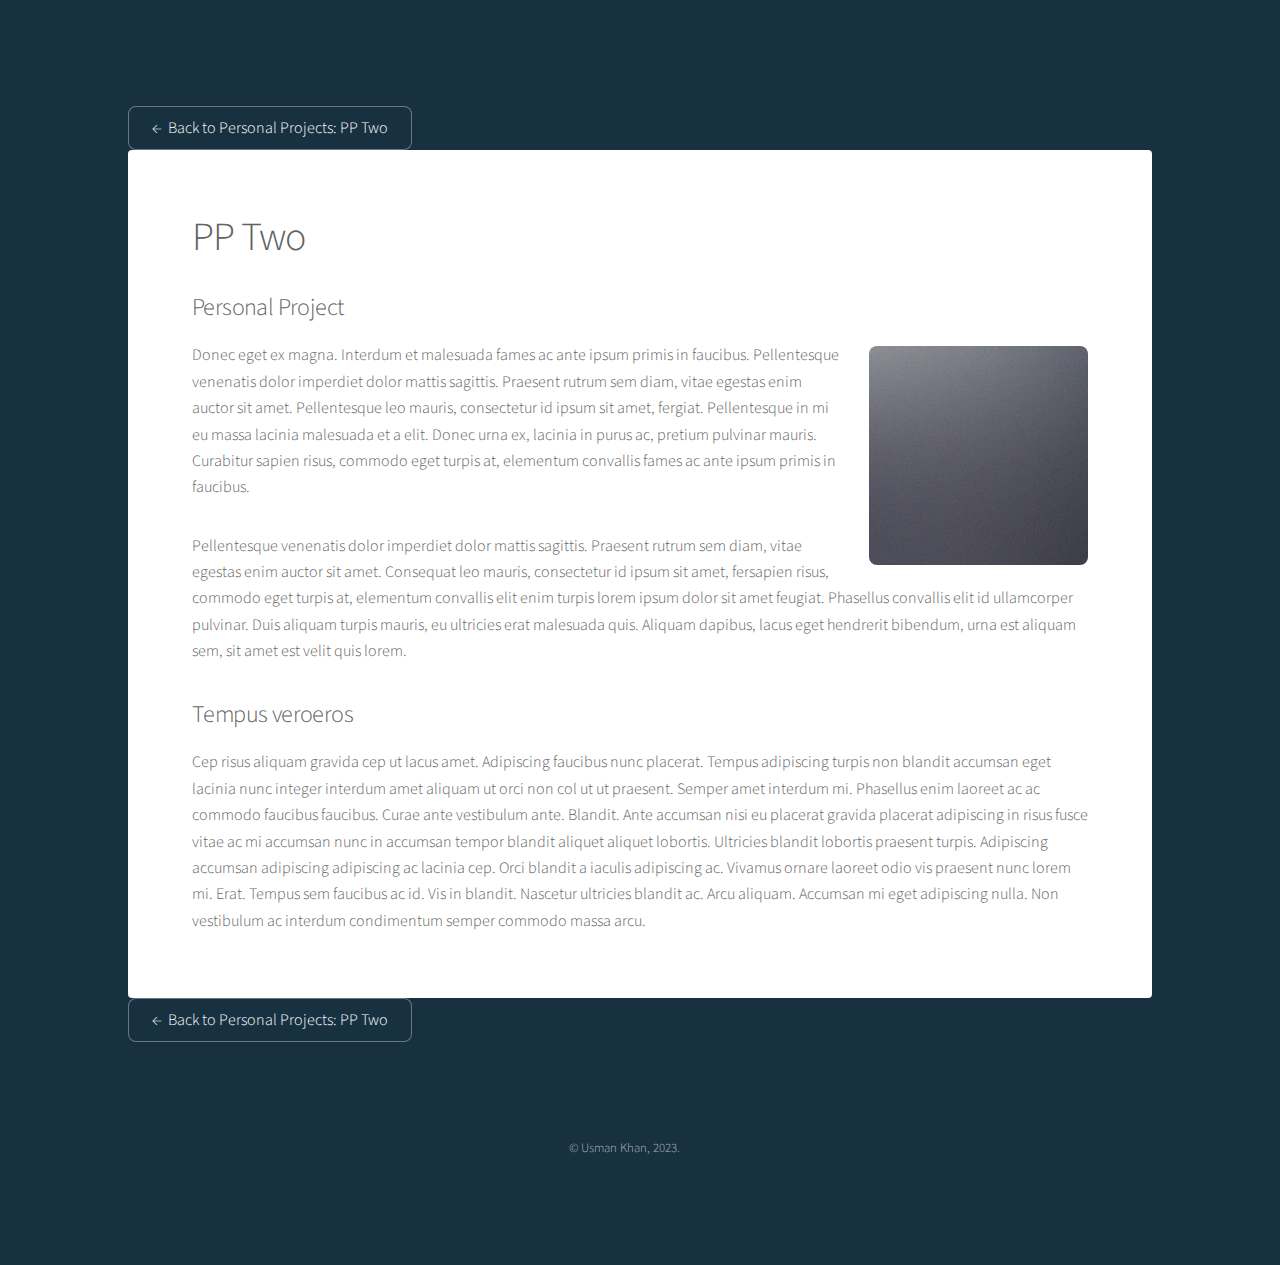
<file: pp_two.html>
<!DOCTYPE HTML>
<!--
	Stellar by HTML5 UP
	html5up.net | @ajlkn
	Free for personal and commercial use under the CCA 3.0 license (html5up.net/license)
-->
<html>
	<head>
		<title>Generic - Stellar by HTML5 UP</title>
		<meta charset="utf-8" />
		<meta name="viewport" content="width=device-width, initial-scale=1, user-scalable=no" />
		<link rel="stylesheet" href="assets/css/main.css" />
		<noscript><link rel="stylesheet" href="assets/css/noscript.css" /></noscript>
	</head>
	<body class="is-preload">

		<!-- Wrapper -->
			<div id="wrapper">

			
				<!-- Header -->
				<!--
					<header id="header">
						<h1>Sustainable Cellulose Foams</h1>
						<p>Fourth Year Capstone Design Project - UCL Mechnical Engineering</p>
					</header>
				-->
					<br><br><br><br>
					<a href="index.html#pp1" class="button">←&nbsp;&nbsp;Back to Personal Projects: PP Two</a>
				<!-- Main -->
					<div id="main">

						<!-- Content -->
							<section id="content" class="main">

								<div class="content">

									<h1>PP Two</h1>
									<h2>Personal Project</h2>

									<span class="image right"><img src="images/pic05.jpg" alt="" /></span>
									<p>Donec eget ex magna. Interdum et malesuada fames ac ante ipsum primis in faucibus. Pellentesque venenatis dolor imperdiet dolor mattis sagittis. Praesent rutrum sem diam, vitae egestas enim auctor sit amet. Pellentesque leo mauris, consectetur id ipsum sit amet, fergiat. Pellentesque in mi eu massa lacinia malesuada et a elit. Donec urna ex, lacinia in purus ac, pretium pulvinar mauris. Curabitur sapien risus, commodo eget turpis at, elementum convallis fames ac ante ipsum primis in faucibus.</p>
									<p>Pellentesque venenatis dolor imperdiet dolor mattis sagittis. Praesent rutrum sem diam, vitae egestas enim auctor sit amet. Consequat leo mauris, consectetur id ipsum sit amet, fersapien risus, commodo eget turpis at, elementum convallis elit enim turpis lorem ipsum dolor sit amet feugiat. Phasellus convallis elit id ullamcorper pulvinar. Duis aliquam turpis mauris, eu ultricies erat malesuada quis. Aliquam dapibus, lacus eget hendrerit bibendum, urna est aliquam sem, sit amet est velit quis lorem.</p>
									<h2>Tempus veroeros</h2>
									<p>Cep risus aliquam gravida cep ut lacus amet. Adipiscing faucibus nunc placerat. Tempus adipiscing turpis non blandit accumsan eget lacinia nunc integer interdum amet aliquam ut orci non col ut ut praesent. Semper amet interdum mi. Phasellus enim laoreet ac ac commodo faucibus faucibus. Curae ante vestibulum ante. Blandit. Ante accumsan nisi eu placerat gravida placerat adipiscing in risus fusce vitae ac mi accumsan nunc in accumsan tempor blandit aliquet aliquet lobortis. Ultricies blandit lobortis praesent turpis. Adipiscing accumsan adipiscing adipiscing ac lacinia cep. Orci blandit a iaculis adipiscing ac. Vivamus ornare laoreet odio vis praesent nunc lorem mi. Erat. Tempus sem faucibus ac id. Vis in blandit. Nascetur ultricies blandit ac. Arcu aliquam. Accumsan mi eget adipiscing nulla. Non vestibulum ac interdum condimentum semper commodo massa arcu.</p>
								</div>

					</div>
					<a href="index.html#pp1" class="button">←&nbsp;&nbsp;Back to Personal Projects: PP Two</a>

				<!-- Footer -->

					<footer id="footer">
						<p class="copyright">&copy; Usman Khan, 2023</a>.</p>
					</footer>

			</div>

		<!-- Scripts -->
			<script src="assets/js/jquery.min.js"></script>
			<script src="assets/js/jquery.scrollex.min.js"></script>
			<script src="assets/js/jquery.scrolly.min.js"></script>
			<script src="assets/js/browser.min.js"></script>
			<script src="assets/js/breakpoints.min.js"></script>
			<script src="assets/js/util.js"></script>
			<script src="assets/js/main.js"></script>

	</body>
</html>
</file>
<file: assets/css/noscript.css>
/*
	Stellar by HTML5 UP
	html5up.net | @ajlkn
	Free for personal and commercial use under the CCA 3.0 license (html5up.net/license)
*/

/* Header */

	body.is-preload #header.alt > * {
		opacity: 1;
	}

	body.is-preload #header.alt .logo {
		-moz-transform: none;
		-webkit-transform: none;
		-ms-transform: none;
		transform: none;
	}
</file>
<file: assets/css/main.css>
@import url(fontawesome-all.min.css);
@import 'https://fonts.googleapis.com/css?family=Source+Sans+Pro:300,400';

/*
	Stellar by HTML5 UP
	html5up.net | @ajlkn
	Free for personal and commercial use under the CCA 3.0 license (html5up.net/license)
*/

html, body, div, span, applet, object,
iframe, h1, h2, h3, h4, h5, h6, p, blockquote,
pre, a, abbr, acronym, address, big, cite,
code, del, dfn, em, img, ins, kbd, q, s, samp,
small, strike, strong, sub, sup, tt, var, b,
u, i, center, dl, dt, dd, ol, ul, li, fieldset,
form, label, legend, table, caption, tbody,
tfoot, thead, tr, th, td, article, aside,
canvas, details, embed, figure, figcaption,
footer, header, hgroup, menu, nav, output, ruby,
section, summary, time, mark, audio, video {
	margin: 0;
	padding: 0;
	border: 0;
	font-size: 100%;
	font: inherit;
	vertical-align: baseline;}

article, aside, details, figcaption, figure,
footer, header, hgroup, menu, nav, section {
	display: block;}

body {
	line-height: 1;
}

ol, ul {
	list-style: none;
}

blockquote, q {
	quotes: none;
}

	blockquote:before, blockquote:after, q:before, q:after {
		content: '';
		content: none;
	}

table {
	border-collapse: collapse;
	border-spacing: 0;
}

body {
	-webkit-text-size-adjust: none;
}

mark {
	background-color: transparent;
	color: inherit;
}

input::-moz-focus-inner {
	border: 0;
	padding: 0;
}

input, select, textarea {
	-moz-appearance: none;
	-webkit-appearance: none;
	-ms-appearance: none;
	appearance: none;
}

/* Basic */

	@-ms-viewport {
		width: device-width;
	}

	body {
		-ms-overflow-style: scrollbar;
	}

	@media screen and (max-width: 480px) {

		html, body {
			min-width: 320px;
		}

	}

	html {
		box-sizing: border-box;
	}

	*, *:before, *:after {
		box-sizing: inherit;
	}

	body {
		background-color: #183141;
		/*
		background-image: url("images/overlay.png"), -moz-linear-gradient(45deg, #e37682 15%, #5f4d93 85%);
		background-image: url("images/overlay.png"), -webkit-linear-gradient(45deg, #e37682 15%, #5f4d93 85%);
		background-image: url("images/overlay.png"), -ms-linear-gradient(45deg, #e37682 15%, #5f4d93 85%);
		background-image: url("images/overlay.png"), linear-gradient(45deg, #e37682 15%, #5f4d93 85%);
		*/
	}

		body.is-preload *, body.is-preload *:before, body.is-preload *:after {
			-moz-animation: none !important;
			-webkit-animation: none !important;
			-ms-animation: none !important;
			animation: none !important;
			-moz-transition: none !important;
			-webkit-transition: none !important;
			-ms-transition: none !important;
			transition: none !important;
		}

/* Type */

	body {
		
		background-color: #183141;
		color: rgba(255, 255, 255, 0.65);
	}

	body, input, select, textarea {
		font-family: "Source Sans Pro", Helvetica, sans-serif;
		font-size: 17pt;
		font-weight: 300;
		line-height: 1.65;
	}

		@media screen and (max-width: 1680px) {

			body, input, select, textarea {
				font-size: 14pt;
			}

		}

		@media screen and (max-width: 1280px) {

			body, input, select, textarea {
				font-size: 12pt;
			}

		}

		@media screen and (max-width: 360px) {

			body, input, select, textarea {
				font-size: 11pt;
			}

		}

	a {
		-moz-transition: color 0.2s ease, border-bottom 0.2s ease;
		-webkit-transition: color 0.2s ease, border-bottom 0.2s ease;
		-ms-transition: color 0.2s ease, border-bottom 0.2s ease;
		transition: color 0.2s ease, border-bottom 0.2s ease;
		text-decoration: none;
		border-bottom: dotted 1px;
		color: inherit;
	}

		a:hover {
			border-bottom-color: transparent;
		}

	strong, b {
		font-weight: 400;
	}

	em, i {
		font-style: italic;
	}

	p {
		margin: 0 0 2em 0;
	}

		p.content {
			-moz-columns: 20em 2;
			-webkit-columns: 20em 2;
			-ms-columns: 20em 2;
			columns: 20em 2;
			-moz-column-gap: 2em;
			-webkit-column-gap: 2em;
			-ms-column-gap: 2em;
			column-gap: 2em;
			text-align: justify;
		}

		p.content-left {
			-moz-columns: 1;
			-webkit-columns: 1;
			-ms-columns: 1;
			columns: 1;
			text-align: justify;
		}

		p.content-right {
			-moz-columns: 1;
			-webkit-columns: 1;
			-ms-columns: 1;
			columns: 1;
			text-align: justify;
			direction: rtl;
		}

		.clearfix::after {
			content: " ";
			display: table;
			clear: both;
		}



	h1, h2, h3, h4, h5, h6 {
		font-weight: 300;
		line-height: 1.5;
		margin: 0 0 0.7em 0;
		letter-spacing: -0.025em;
	}

		h1 a, h2 a, h3 a, h4 a, h5 a, h6 a {
			color: inherit;
			text-decoration: none;
		}

	h1 {
		font-size: 2.5em;
		line-height: 1.2;
	}

	h2 {
		font-size: 1.5em;
	}

	h3 {
		font-size: 1.25em;
	}

	h4 {
		font-size: 1.1em;
	}

	h5 {
		font-size: 0.9em;
	}

	h6 {
		font-size: 0.7em;
	}

	@media screen and (max-width: 736px) {

		h1 {
			font-size: 2em;
		}

	}

	sub {
		font-size: 0.8em;
		position: relative;
		top: 0.5em;
	}

	sup {
		font-size: 0.8em;
		position: relative;
		top: -0.5em;
	}

	blockquote {
		border-left: solid 4px;
		font-style: italic;
		margin: 0 0 2em 0;
		padding: 0.5em 0 0.5em 2em;
	}

	code {
		border-radius: 8px;
		border: solid 1px;
		font-family: "Courier New", monospace;
		font-size: 0.9em;
		margin: 0 0.25em;
		padding: 0.25em 0.65em;
	}

	pre {
		-webkit-overflow-scrolling: touch;
		font-family: "Courier New", monospace;
		font-size: 0.9em;
		margin: 0 0 2em 0;
	}

		pre code {
			display: block;
			line-height: 1.75;
			padding: 1em 1.5em;
			overflow-x: auto;
		}

	hr {
		border: 0;
		border-bottom: solid 1px;
		margin: 2em 0;
	}

		hr.major {
			margin: 3em 0;
		}

	.align-left {
		text-align: left;
	}

	.align-center {
		text-align: center;
	}

	.align-right {
		text-align: right;
	}

	input, select, textarea {
		color: #ffffff;
	}

	a:hover {
		color: #ffffff;
	}

	strong, b {
		color: #ffffff;
	}

	h1, h2, h3, h4, h5, h6 {
		color: #ffffff;
	}

	blockquote {
		border-left-color: rgba(255, 255, 255, 0.35);
	}

	code {
		background: rgba(255, 255, 255, 0.075);
		border-color: rgba(255, 255, 255, 0.35);
	}

	hr {
		border-bottom-color: rgba(255, 255, 255, 0.35);
	}

/* Row */

	.row {
		display: flex;
		flex-wrap: wrap;
		box-sizing: border-box;
		align-items: stretch;
	}

		.row > * {
			box-sizing: border-box;
		}

		.row.gtr-uniform > * > :last-child {
			margin-bottom: 0;
		}

		.row.aln-left {
			justify-content: flex-start;
		}

		.row.aln-center {
			justify-content: center;
		}

		.row.aln-right {
			justify-content: flex-end;
		}

		.row.aln-top {
			align-items: flex-start;
		}

		.row.aln-middle {
			align-items: center;
		}

		.row.aln-bottom {
			align-items: flex-end;
		}

		.row > .imp {
			order: -1;
		}

		.row > .col-1 {
			width: 8.33333%;
		}

		.row > .off-1 {
			margin-left: 8.33333%;
		}

		.row > .col-2 {
			width: 16.66667%;
		}

		.row > .off-2 {
			margin-left: 16.66667%;
		}

		.row > .col-3 {
			width: 25%;
		}

		.row > .off-3 {
			margin-left: 25%;
		}

		.row > .col-4 {
			width: 33.33333%;
		}

		.row > .off-4 {
			margin-left: 33.33333%;
		}

		.row > .col-5 {
			width: 41.66667%;
		}

		.row > .off-5 {
			margin-left: 41.66667%;
		}

		.row > .col-6 {
			width: 50%;
		}

		.row > .off-6 {
			margin-left: 50%;
		}

		.row > .col-7 {
			width: 58.33333%;
		}

		.row > .off-7 {
			margin-left: 58.33333%;
		}

		.row > .col-8 {
			width: 66.66667%;
		}

		.row > .off-8 {
			margin-left: 66.66667%;
		}

		.row > .col-9 {
			width: 75%;
		}

		.row > .off-9 {
			margin-left: 75%;
		}

		.row > .col-10 {
			width: 83.33333%;
		}

		.row > .off-10 {
			margin-left: 83.33333%;
		}

		.row > .col-11 {
			width: 91.66667%;
		}

		.row > .off-11 {
			margin-left: 91.66667%;
		}

		.row > .col-12 {
			width: 100%;
		}

		.row > .off-12 {
			margin-left: 100%;
		}

		.row.gtr-0 {
			margin-top: 0;
			margin-left: 0em;
		}

			.row.gtr-0 > * {
				padding: 0 0 0 0em;
			}

			.row.gtr-0.gtr-uniform {
				margin-top: 0em;
			}

				.row.gtr-0.gtr-uniform > * {
					padding-top: 0em;
				}

		.row.gtr-25 {
			margin-top: 0;
			margin-left: -0.375em;
		}

			.row.gtr-25 > * {
				padding: 0 0 0 0.375em;
			}

			.row.gtr-25.gtr-uniform {
				margin-top: -0.375em;
			}

				.row.gtr-25.gtr-uniform > * {
					padding-top: 0.375em;
				}

		.row.gtr-50 {
			margin-top: 0;
			margin-left: -0.75em;
		}

			.row.gtr-50 > * {
				padding: 0 0 0 0.75em;
			}

			.row.gtr-50.gtr-uniform {
				margin-top: -0.75em;
			}

				.row.gtr-50.gtr-uniform > * {
					padding-top: 0.75em;
				}

		.row {
			margin-top: 0;
			margin-left: -1.5em;
		}

			.row > * {
				padding: 0 0 0 1.5em;
			}

			.row.gtr-uniform {
				margin-top: -1.5em;
			}

				.row.gtr-uniform > * {
					padding-top: 1.5em;
				}

		.row.gtr-150 {
			margin-top: 0;
			margin-left: -2.25em;
		}

			.row.gtr-150 > * {
				padding: 0 0 0 2.25em;
			}

			.row.gtr-150.gtr-uniform {
				margin-top: -2.25em;
			}

				.row.gtr-150.gtr-uniform > * {
					padding-top: 2.25em;
				}

		.row.gtr-200 {
			margin-top: 0;
			margin-left: -3em;
		}

			.row.gtr-200 > * {
				padding: 0 0 0 3em;
			}

			.row.gtr-200.gtr-uniform {
				margin-top: -3em;
			}

				.row.gtr-200.gtr-uniform > * {
					padding-top: 3em;
				}

		@media screen and (max-width: 1680px) {

			.row {
				display: flex;
				flex-wrap: wrap;
				box-sizing: border-box;
				align-items: stretch;
			}

				.row > * {
					box-sizing: border-box;
				}

				.row.gtr-uniform > * > :last-child {
					margin-bottom: 0;
				}

				.row.aln-left {
					justify-content: flex-start;
				}

				.row.aln-center {
					justify-content: center;
				}

				.row.aln-right {
					justify-content: flex-end;
				}

				.row.aln-top {
					align-items: flex-start;
				}

				.row.aln-middle {
					align-items: center;
				}

				.row.aln-bottom {
					align-items: flex-end;
				}

				.row > .imp-xlarge {
					order: -1;
				}

				.row > .col-1-xlarge {
					width: 8.33333%;
				}

				.row > .off-1-xlarge {
					margin-left: 8.33333%;
				}

				.row > .col-2-xlarge {
					width: 16.66667%;
				}

				.row > .off-2-xlarge {
					margin-left: 16.66667%;
				}

				.row > .col-3-xlarge {
					width: 25%;
				}

				.row > .off-3-xlarge {
					margin-left: 25%;
				}

				.row > .col-4-xlarge {
					width: 33.33333%;
				}

				.row > .off-4-xlarge {
					margin-left: 33.33333%;
				}

				.row > .col-5-xlarge {
					width: 41.66667%;
				}

				.row > .off-5-xlarge {
					margin-left: 41.66667%;
				}

				.row > .col-6-xlarge {
					width: 50%;
				}

				.row > .off-6-xlarge {
					margin-left: 50%;
				}

				.row > .col-7-xlarge {
					width: 58.33333%;
				}

				.row > .off-7-xlarge {
					margin-left: 58.33333%;
				}

				.row > .col-8-xlarge {
					width: 66.66667%;
				}

				.row > .off-8-xlarge {
					margin-left: 66.66667%;
				}

				.row > .col-9-xlarge {
					width: 75%;
				}

				.row > .off-9-xlarge {
					margin-left: 75%;
				}

				.row > .col-10-xlarge {
					width: 83.33333%;
				}

				.row > .off-10-xlarge {
					margin-left: 83.33333%;
				}

				.row > .col-11-xlarge {
					width: 91.66667%;
				}

				.row > .off-11-xlarge {
					margin-left: 91.66667%;
				}

				.row > .col-12-xlarge {
					width: 100%;
				}

				.row > .off-12-xlarge {
					margin-left: 100%;
				}

				.row.gtr-0 {
					margin-top: 0;
					margin-left: 0em;
				}

					.row.gtr-0 > * {
						padding: 0 0 0 0em;
					}

					.row.gtr-0.gtr-uniform {
						margin-top: 0em;
					}

						.row.gtr-0.gtr-uniform > * {
							padding-top: 0em;
						}

				.row.gtr-25 {
					margin-top: 0;
					margin-left: -0.375em;
				}

					.row.gtr-25 > * {
						padding: 0 0 0 0.375em;
					}

					.row.gtr-25.gtr-uniform {
						margin-top: -0.375em;
					}

						.row.gtr-25.gtr-uniform > * {
							padding-top: 0.375em;
						}

				.row.gtr-50 {
					margin-top: 0;
					margin-left: -0.75em;
				}

					.row.gtr-50 > * {
						padding: 0 0 0 0.75em;
					}

					.row.gtr-50.gtr-uniform {
						margin-top: -0.75em;
					}

						.row.gtr-50.gtr-uniform > * {
							padding-top: 0.75em;
						}

				.row {
					margin-top: 0;
					margin-left: -1.5em;
				}

					.row > * {
						padding: 0 0 0 1.5em;
					}

					.row.gtr-uniform {
						margin-top: -1.5em;
					}

						.row.gtr-uniform > * {
							padding-top: 1.5em;
						}

				.row.gtr-150 {
					margin-top: 0;
					margin-left: -2.25em;
				}

					.row.gtr-150 > * {
						padding: 0 0 0 2.25em;
					}

					.row.gtr-150.gtr-uniform {
						margin-top: -2.25em;
					}

						.row.gtr-150.gtr-uniform > * {
							padding-top: 2.25em;
						}

				.row.gtr-200 {
					margin-top: 0;
					margin-left: -3em;
				}

					.row.gtr-200 > * {
						padding: 0 0 0 3em;
					}

					.row.gtr-200.gtr-uniform {
						margin-top: -3em;
					}

						.row.gtr-200.gtr-uniform > * {
							padding-top: 3em;
						}

		}

		@media screen and (max-width: 1280px) {

			.row {
				display: flex;
				flex-wrap: wrap;
				box-sizing: border-box;
				align-items: stretch;
			}

				.row > * {
					box-sizing: border-box;
				}

				.row.gtr-uniform > * > :last-child {
					margin-bottom: 0;
				}

				.row.aln-left {
					justify-content: flex-start;
				}

				.row.aln-center {
					justify-content: center;
				}

				.row.aln-right {
					justify-content: flex-end;
				}

				.row.aln-top {
					align-items: flex-start;
				}

				.row.aln-middle {
					align-items: center;
				}

				.row.aln-bottom {
					align-items: flex-end;
				}

				.row > .imp-large {
					order: -1;
				}

				.row > .col-1-large {
					width: 8.33333%;
				}

				.row > .off-1-large {
					margin-left: 8.33333%;
				}

				.row > .col-2-large {
					width: 16.66667%;
				}

				.row > .off-2-large {
					margin-left: 16.66667%;
				}

				.row > .col-3-large {
					width: 25%;
				}

				.row > .off-3-large {
					margin-left: 25%;
				}

				.row > .col-4-large {
					width: 33.33333%;
				}

				.row > .off-4-large {
					margin-left: 33.33333%;
				}

				.row > .col-5-large {
					width: 41.66667%;
				}

				.row > .off-5-large {
					margin-left: 41.66667%;
				}

				.row > .col-6-large {
					width: 50%;
				}

				.row > .off-6-large {
					margin-left: 50%;
				}

				.row > .col-7-large {
					width: 58.33333%;
				}

				.row > .off-7-large {
					margin-left: 58.33333%;
				}

				.row > .col-8-large {
					width: 66.66667%;
				}

				.row > .off-8-large {
					margin-left: 66.66667%;
				}

				.row > .col-9-large {
					width: 75%;
				}

				.row > .off-9-large {
					margin-left: 75%;
				}

				.row > .col-10-large {
					width: 83.33333%;
				}

				.row > .off-10-large {
					margin-left: 83.33333%;
				}

				.row > .col-11-large {
					width: 91.66667%;
				}

				.row > .off-11-large {
					margin-left: 91.66667%;
				}

				.row > .col-12-large {
					width: 100%;
				}

				.row > .off-12-large {
					margin-left: 100%;
				}

				.row.gtr-0 {
					margin-top: 0;
					margin-left: 0em;
				}

					.row.gtr-0 > * {
						padding: 0 0 0 0em;
					}

					.row.gtr-0.gtr-uniform {
						margin-top: 0em;
					}

						.row.gtr-0.gtr-uniform > * {
							padding-top: 0em;
						}

				.row.gtr-25 {
					margin-top: 0;
					margin-left: -0.375em;
				}

					.row.gtr-25 > * {
						padding: 0 0 0 0.375em;
					}

					.row.gtr-25.gtr-uniform {
						margin-top: -0.375em;
					}

						.row.gtr-25.gtr-uniform > * {
							padding-top: 0.375em;
						}

				.row.gtr-50 {
					margin-top: 0;
					margin-left: -0.75em;
				}

					.row.gtr-50 > * {
						padding: 0 0 0 0.75em;
					}

					.row.gtr-50.gtr-uniform {
						margin-top: -0.75em;
					}

						.row.gtr-50.gtr-uniform > * {
							padding-top: 0.75em;
						}

				.row {
					margin-top: 0;
					margin-left: -1.5em;
				}

					.row > * {
						padding: 0 0 0 1.5em;
					}

					.row.gtr-uniform {
						margin-top: -1.5em;
					}

						.row.gtr-uniform > * {
							padding-top: 1.5em;
						}

				.row.gtr-150 {
					margin-top: 0;
					margin-left: -2.25em;
				}

					.row.gtr-150 > * {
						padding: 0 0 0 2.25em;
					}

					.row.gtr-150.gtr-uniform {
						margin-top: -2.25em;
					}

						.row.gtr-150.gtr-uniform > * {
							padding-top: 2.25em;
						}

				.row.gtr-200 {
					margin-top: 0;
					margin-left: -3em;
				}

					.row.gtr-200 > * {
						padding: 0 0 0 3em;
					}

					.row.gtr-200.gtr-uniform {
						margin-top: -3em;
					}

						.row.gtr-200.gtr-uniform > * {
							padding-top: 3em;
						}

		}

		@media screen and (max-width: 980px) {

			.row {
				display: flex;
				flex-wrap: wrap;
				box-sizing: border-box;
				align-items: stretch;
			}

				.row > * {
					box-sizing: border-box;
				}

				.row.gtr-uniform > * > :last-child {
					margin-bottom: 0;
				}

				.row.aln-left {
					justify-content: flex-start;
				}

				.row.aln-center {
					justify-content: center;
				}

				.row.aln-right {
					justify-content: flex-end;
				}

				.row.aln-top {
					align-items: flex-start;
				}

				.row.aln-middle {
					align-items: center;
				}

				.row.aln-bottom {
					align-items: flex-end;
				}

				.row > .imp-medium {
					order: -1;
				}

				.row > .col-1-medium {
					width: 8.33333%;
				}

				.row > .off-1-medium {
					margin-left: 8.33333%;
				}

				.row > .col-2-medium {
					width: 16.66667%;
				}

				.row > .off-2-medium {
					margin-left: 16.66667%;
				}

				.row > .col-3-medium {
					width: 25%;
				}

				.row > .off-3-medium {
					margin-left: 25%;
				}

				.row > .col-4-medium {
					width: 33.33333%;
				}

				.row > .off-4-medium {
					margin-left: 33.33333%;
				}

				.row > .col-5-medium {
					width: 41.66667%;
				}

				.row > .off-5-medium {
					margin-left: 41.66667%;
				}

				.row > .col-6-medium {
					width: 50%;
				}

				.row > .off-6-medium {
					margin-left: 50%;
				}

				.row > .col-7-medium {
					width: 58.33333%;
				}

				.row > .off-7-medium {
					margin-left: 58.33333%;
				}

				.row > .col-8-medium {
					width: 66.66667%;
				}

				.row > .off-8-medium {
					margin-left: 66.66667%;
				}

				.row > .col-9-medium {
					width: 75%;
				}

				.row > .off-9-medium {
					margin-left: 75%;
				}

				.row > .col-10-medium {
					width: 83.33333%;
				}

				.row > .off-10-medium {
					margin-left: 83.33333%;
				}

				.row > .col-11-medium {
					width: 91.66667%;
				}

				.row > .off-11-medium {
					margin-left: 91.66667%;
				}

				.row > .col-12-medium {
					width: 100%;
				}

				.row > .off-12-medium {
					margin-left: 100%;
				}

				.row.gtr-0 {
					margin-top: 0;
					margin-left: 0em;
				}

					.row.gtr-0 > * {
						padding: 0 0 0 0em;
					}

					.row.gtr-0.gtr-uniform {
						margin-top: 0em;
					}

						.row.gtr-0.gtr-uniform > * {
							padding-top: 0em;
						}

				.row.gtr-25 {
					margin-top: 0;
					margin-left: -0.375em;
				}

					.row.gtr-25 > * {
						padding: 0 0 0 0.375em;
					}

					.row.gtr-25.gtr-uniform {
						margin-top: -0.375em;
					}

						.row.gtr-25.gtr-uniform > * {
							padding-top: 0.375em;
						}

				.row.gtr-50 {
					margin-top: 0;
					margin-left: -0.75em;
				}

					.row.gtr-50 > * {
						padding: 0 0 0 0.75em;
					}

					.row.gtr-50.gtr-uniform {
						margin-top: -0.75em;
					}

						.row.gtr-50.gtr-uniform > * {
							padding-top: 0.75em;
						}

				.row {
					margin-top: 0;
					margin-left: -1.5em;
				}

					.row > * {
						padding: 0 0 0 1.5em;
					}

					.row.gtr-uniform {
						margin-top: -1.5em;
					}

						.row.gtr-uniform > * {
							padding-top: 1.5em;
						}

				.row.gtr-150 {
					margin-top: 0;
					margin-left: -2.25em;
				}

					.row.gtr-150 > * {
						padding: 0 0 0 2.25em;
					}

					.row.gtr-150.gtr-uniform {
						margin-top: -2.25em;
					}

						.row.gtr-150.gtr-uniform > * {
							padding-top: 2.25em;
						}

				.row.gtr-200 {
					margin-top: 0;
					margin-left: -3em;
				}

					.row.gtr-200 > * {
						padding: 0 0 0 3em;
					}

					.row.gtr-200.gtr-uniform {
						margin-top: -3em;
					}

						.row.gtr-200.gtr-uniform > * {
							padding-top: 3em;
						}

		}

		@media screen and (max-width: 736px) {

			.row {
				display: flex;
				flex-wrap: wrap;
				box-sizing: border-box;
				align-items: stretch;
			}

				.row > * {
					box-sizing: border-box;
				}

				.row.gtr-uniform > * > :last-child {
					margin-bottom: 0;
				}

				.row.aln-left {
					justify-content: flex-start;
				}

				.row.aln-center {
					justify-content: center;
				}

				.row.aln-right {
					justify-content: flex-end;
				}

				.row.aln-top {
					align-items: flex-start;
				}

				.row.aln-middle {
					align-items: center;
				}

				.row.aln-bottom {
					align-items: flex-end;
				}

				.row > .imp-small {
					order: -1;
				}

				.row > .col-1-small {
					width: 8.33333%;
				}

				.row > .off-1-small {
					margin-left: 8.33333%;
				}

				.row > .col-2-small {
					width: 16.66667%;
				}

				.row > .off-2-small {
					margin-left: 16.66667%;
				}

				.row > .col-3-small {
					width: 25%;
				}

				.row > .off-3-small {
					margin-left: 25%;
				}

				.row > .col-4-small {
					width: 33.33333%;
				}

				.row > .off-4-small {
					margin-left: 33.33333%;
				}

				.row > .col-5-small {
					width: 41.66667%;
				}

				.row > .off-5-small {
					margin-left: 41.66667%;
				}

				.row > .col-6-small {
					width: 50%;
				}

				.row > .off-6-small {
					margin-left: 50%;
				}

				.row > .col-7-small {
					width: 58.33333%;
				}

				.row > .off-7-small {
					margin-left: 58.33333%;
				}

				.row > .col-8-small {
					width: 66.66667%;
				}

				.row > .off-8-small {
					margin-left: 66.66667%;
				}

				.row > .col-9-small {
					width: 75%;
				}

				.row > .off-9-small {
					margin-left: 75%;
				}

				.row > .col-10-small {
					width: 83.33333%;
				}

				.row > .off-10-small {
					margin-left: 83.33333%;
				}

				.row > .col-11-small {
					width: 91.66667%;
				}

				.row > .off-11-small {
					margin-left: 91.66667%;
				}

				.row > .col-12-small {
					width: 100%;
				}

				.row > .off-12-small {
					margin-left: 100%;
				}

				.row.gtr-0 {
					margin-top: 0;
					margin-left: 0em;
				}

					.row.gtr-0 > * {
						padding: 0 0 0 0em;
					}

					.row.gtr-0.gtr-uniform {
						margin-top: 0em;
					}

						.row.gtr-0.gtr-uniform > * {
							padding-top: 0em;
						}

				.row.gtr-25 {
					margin-top: 0;
					margin-left: -0.25em;
				}

					.row.gtr-25 > * {
						padding: 0 0 0 0.25em;
					}

					.row.gtr-25.gtr-uniform {
						margin-top: -0.25em;
					}

						.row.gtr-25.gtr-uniform > * {
							padding-top: 0.25em;
						}

				.row.gtr-50 {
					margin-top: 0;
					margin-left: -0.5em;
				}

					.row.gtr-50 > * {
						padding: 0 0 0 0.5em;
					}

					.row.gtr-50.gtr-uniform {
						margin-top: -0.5em;
					}

						.row.gtr-50.gtr-uniform > * {
							padding-top: 0.5em;
						}

				.row {
					margin-top: 0;
					margin-left: -1em;
				}

					.row > * {
						padding: 0 0 0 1em;
					}

					.row.gtr-uniform {
						margin-top: -1em;
					}

						.row.gtr-uniform > * {
							padding-top: 1em;
						}

				.row.gtr-150 {
					margin-top: 0;
					margin-left: -1.5em;
				}

					.row.gtr-150 > * {
						padding: 0 0 0 1.5em;
					}

					.row.gtr-150.gtr-uniform {
						margin-top: -1.5em;
					}

						.row.gtr-150.gtr-uniform > * {
							padding-top: 1.5em;
						}

				.row.gtr-200 {
					margin-top: 0;
					margin-left: -2em;
				}

					.row.gtr-200 > * {
						padding: 0 0 0 2em;
					}

					.row.gtr-200.gtr-uniform {
						margin-top: -2em;
					}

						.row.gtr-200.gtr-uniform > * {
							padding-top: 2em;
						}

		}

		@media screen and (max-width: 480px) {

			.row {
				display: flex;
				flex-wrap: wrap;
				box-sizing: border-box;
				align-items: stretch;
			}

				.row > * {
					box-sizing: border-box;
				}

				.row.gtr-uniform > * > :last-child {
					margin-bottom: 0;
				}

				.row.aln-left {
					justify-content: flex-start;
				}

				.row.aln-center {
					justify-content: center;
				}

				.row.aln-right {
					justify-content: flex-end;
				}

				.row.aln-top {
					align-items: flex-start;
				}

				.row.aln-middle {
					align-items: center;
				}

				.row.aln-bottom {
					align-items: flex-end;
				}

				.row > .imp-xsmall {
					order: -1;
				}

				.row > .col-1-xsmall {
					width: 8.33333%;
				}

				.row > .off-1-xsmall {
					margin-left: 8.33333%;
				}

				.row > .col-2-xsmall {
					width: 16.66667%;
				}

				.row > .off-2-xsmall {
					margin-left: 16.66667%;
				}

				.row > .col-3-xsmall {
					width: 25%;
				}

				.row > .off-3-xsmall {
					margin-left: 25%;
				}

				.row > .col-4-xsmall {
					width: 33.33333%;
				}

				.row > .off-4-xsmall {
					margin-left: 33.33333%;
				}

				.row > .col-5-xsmall {
					width: 41.66667%;
				}

				.row > .off-5-xsmall {
					margin-left: 41.66667%;
				}

				.row > .col-6-xsmall {
					width: 50%;
				}

				.row > .off-6-xsmall {
					margin-left: 50%;
				}

				.row > .col-7-xsmall {
					width: 58.33333%;
				}

				.row > .off-7-xsmall {
					margin-left: 58.33333%;
				}

				.row > .col-8-xsmall {
					width: 66.66667%;
				}

				.row > .off-8-xsmall {
					margin-left: 66.66667%;
				}

				.row > .col-9-xsmall {
					width: 75%;
				}

				.row > .off-9-xsmall {
					margin-left: 75%;
				}

				.row > .col-10-xsmall {
					width: 83.33333%;
				}

				.row > .off-10-xsmall {
					margin-left: 83.33333%;
				}

				.row > .col-11-xsmall {
					width: 91.66667%;
				}

				.row > .off-11-xsmall {
					margin-left: 91.66667%;
				}

				.row > .col-12-xsmall {
					width: 100%;
				}

				.row > .off-12-xsmall {
					margin-left: 100%;
				}

				.row.gtr-0 {
					margin-top: 0;
					margin-left: 0em;
				}

					.row.gtr-0 > * {
						padding: 0 0 0 0em;
					}

					.row.gtr-0.gtr-uniform {
						margin-top: 0em;
					}

						.row.gtr-0.gtr-uniform > * {
							padding-top: 0em;
						}

				.row.gtr-25 {
					margin-top: 0;
					margin-left: -0.3125em;
				}

					.row.gtr-25 > * {
						padding: 0 0 0 0.3125em;
					}

					.row.gtr-25.gtr-uniform {
						margin-top: -0.3125em;
					}

						.row.gtr-25.gtr-uniform > * {
							padding-top: 0.3125em;
						}

				.row.gtr-50 {
					margin-top: 0;
					margin-left: -0.625em;
				}

					.row.gtr-50 > * {
						padding: 0 0 0 0.625em;
					}

					.row.gtr-50.gtr-uniform {
						margin-top: -0.625em;
					}

						.row.gtr-50.gtr-uniform > * {
							padding-top: 0.625em;
						}

				.row {
					margin-top: 0;
					margin-left: -1.25em;
				}

					.row > * {
						padding: 0 0 0 1.25em;
					}

					.row.gtr-uniform {
						margin-top: -1.25em;
					}

						.row.gtr-uniform > * {
							padding-top: 1.25em;
						}

				.row.gtr-150 {
					margin-top: 0;
					margin-left: -1.875em;
				}

					.row.gtr-150 > * {
						padding: 0 0 0 1.875em;
					}

					.row.gtr-150.gtr-uniform {
						margin-top: -1.875em;
					}

						.row.gtr-150.gtr-uniform > * {
							padding-top: 1.875em;
						}

				.row.gtr-200 {
					margin-top: 0;
					margin-left: -2.5em;
				}

					.row.gtr-200 > * {
						padding: 0 0 0 2.5em;
					}

					.row.gtr-200.gtr-uniform {
						margin-top: -2.5em;
					}

						.row.gtr-200.gtr-uniform > * {
							padding-top: 2.5em;
						}

		}

/* Box */

	.box {
		border-radius: 8px;
		border: solid;
		margin-bottom: 2em;
		padding: 1.5em;
	}

		.box > :last-child,
		.box > :last-child > :last-child,
		.box > :last-child > :last-child > :last-child {
			margin-bottom: 0;
		}

		.box.alt {
			border: 0;
			border-radius: 0;
			padding: 0;
		}

	.box {
		border-color: rgba(255, 255, 255, 0.35);
	}

/* Button */

	input[type="submit"],
	input[type="reset"],
	input[type="button"],
	button,
	.button {
		-moz-appearance: none;
		-webkit-appearance: none;
		-ms-appearance: none;
		appearance: none;
		-moz-transition: background-color 0.2s ease-in-out, color 0.2s ease-in-out;
		-webkit-transition: background-color 0.2s ease-in-out, color 0.2s ease-in-out;
		-ms-transition: background-color 0.2s ease-in-out, color 0.2s ease-in-out;
		transition: background-color 0.2s ease-in-out, color 0.2s ease-in-out;
		border-radius: 8px;
		border: 0;
		cursor: pointer;
		display: inline-block;
		font-weight: 300;
		height: 2.75em;
		line-height: 2.75em;
		min-width: 9.25em;
		padding: 0 1.5em;
		text-align: center;
		text-decoration: none;
		white-space: nowrap;
	}

		input[type="submit"].icon,
		input[type="reset"].icon,
		input[type="button"].icon,
		button.icon,
		.button.icon {
			padding-left: 1.35em;
		}

			input[type="submit"].icon:before,
			input[type="reset"].icon:before,
			input[type="button"].icon:before,
			button.icon:before,
			.button.icon:before {
				margin-right: 0.5em;
			}

		input[type="submit"].fit,
		input[type="reset"].fit,
		input[type="button"].fit,
		button.fit,
		.button.fit {
			width: 100%;
		}

		input[type="submit"].small,
		input[type="reset"].small,
		input[type="button"].small,
		button.small,
		.button.small {
			font-size: 0.8em;
		}

		input[type="submit"].large,
		input[type="reset"].large,
		input[type="button"].large,
		button.large,
		.button.large {
			font-size: 1.35em;
		}

		input[type="submit"].disabled, input[type="submit"]:disabled,
		input[type="reset"].disabled,
		input[type="reset"]:disabled,
		input[type="button"].disabled,
		input[type="button"]:disabled,
		button.disabled,
		button:disabled,
		.button.disabled,
		.button:disabled {
			pointer-events: none;
			opacity: 0.25;
		}

		@media screen and (max-width: 736px) {

			input[type="submit"],
			input[type="reset"],
			input[type="button"],
			button,
			.button {
				min-width: 0;
			}

		}

	input[type="submit"],
	input[type="reset"],
	input[type="button"],
	button,
	.button {
		background-color: transparent;
		box-shadow: inset 0 0 0 1px rgba(255, 255, 255, 0.35);
		color: #ffffff !important;
	}

		input[type="submit"]:hover,
		input[type="reset"]:hover,
		input[type="button"]:hover,
		button:hover,
		.button:hover {
			background-color: rgba(255, 255, 255, 0.075);
		}

		input[type="submit"]:active,
		input[type="reset"]:active,
		input[type="button"]:active,
		button:active,
		.button:active {
			background-color: rgba(255, 255, 255, 0.2);
		}

		input[type="submit"].icon:before,
		input[type="reset"].icon:before,
		input[type="button"].icon:before,
		button.icon:before,
		.button.icon:before {
			color: rgba(255, 255, 255, 0.5);
		}

		input[type="submit"].primary,
		input[type="reset"].primary,
		input[type="button"].primary,
		button.primary,
		.button.primary {
			background-color: #8cc9f0;
			color: #ffffff !important;
			box-shadow: none;
		}

			input[type="submit"].primary:hover,
			input[type="reset"].primary:hover,
			input[type="button"].primary:hover,
			button.primary:hover,
			.button.primary:hover {
				background-color: #9acff2;
			}

			input[type="submit"].primary:active,
			input[type="reset"].primary:active,
			input[type="button"].primary:active,
			button.primary:active,
			.button.primary:active {
				background-color: #7ec3ee;
			}

			input[type="submit"].primary.icon:before,
			input[type="reset"].primary.icon:before,
			input[type="button"].primary.icon:before,
			button.primary.icon:before,
			.button.primary.icon:before {
				color: #ffffff !important;
			}

/* Form */

	form {
		margin: 0 0 2em 0;
	}

	label {
		display: block;
		font-size: 0.9em;
		font-weight: 400;
		margin: 0 0 1em 0;
	}

	input[type="text"],
	input[type="password"],
	input[type="email"],
	select,
	textarea {
		-moz-appearance: none;
		-webkit-appearance: none;
		-ms-appearance: none;
		appearance: none;
		border-radius: 8px;
		border: solid 1px;
		color: inherit;
		display: block;
		outline: 0;
		padding: 0 1em;
		text-decoration: none;
		width: 100%;
	}

		input[type="text"]:invalid,
		input[type="password"]:invalid,
		input[type="email"]:invalid,
		select:invalid,
		textarea:invalid {
			box-shadow: none;
		}

	select {
		background-size: 1.25rem;
		background-repeat: no-repeat;
		background-position: calc(100% - 1rem) center;
		height: 2.75em;
		padding-right: 2.75em;
		text-overflow: ellipsis;
	}

		select:focus::-ms-value {
			background-color: transparent;
		}

		select::-ms-expand {
			display: none;
		}

	input[type="text"],
	input[type="password"],
	input[type="email"],
	select {
		height: 2.75em;
	}

	textarea {
		padding: 0.75em 1em;
	}

	input[type="checkbox"],
	input[type="radio"] {
		-moz-appearance: none;
		-webkit-appearance: none;
		-ms-appearance: none;
		appearance: none;
		display: block;
		float: left;
		margin-right: -2em;
		opacity: 0;
		width: 1em;
		z-index: -1;
	}

		input[type="checkbox"] + label,
		input[type="radio"] + label {
			text-decoration: none;
			cursor: pointer;
			display: inline-block;
			font-size: 1em;
			font-weight: 300;
			padding-left: 2.4em;
			padding-right: 0.75em;
			position: relative;
		}

			input[type="checkbox"] + label:before,
			input[type="radio"] + label:before {
				-moz-osx-font-smoothing: grayscale;
				-webkit-font-smoothing: antialiased;
				display: inline-block;
				font-style: normal;
				font-variant: normal;
				text-rendering: auto;
				line-height: 1;
				text-transform: none !important;
				font-family: 'Font Awesome 5 Free';
				font-weight: 900;
			}

			input[type="checkbox"] + label:before,
			input[type="radio"] + label:before {
				border-radius: 8px;
				border: solid 1px;
				content: '';
				display: inline-block;
				font-size: 0.8em;
				height: 2.0625em;
				left: 0;
				line-height: 2.0625em;
				position: absolute;
				text-align: center;
				top: 0;
				width: 2.0625em;
			}

		input[type="checkbox"]:checked + label:before,
		input[type="radio"]:checked + label:before {
			content: '\f00c';
		}

	input[type="checkbox"] + label:before {
		border-radius: 8px;
	}

	input[type="radio"] + label:before {
		border-radius: 100%;
	}

	::-webkit-input-placeholder {
		opacity: 1.0;
	}

	:-moz-placeholder {
		opacity: 1.0;
	}

	::-moz-placeholder {
		opacity: 1.0;
	}

	:-ms-input-placeholder {
		opacity: 1.0;
	}

	label {
		color: #ffffff;
	}

	input[type="text"],
	input[type="password"],
	input[type="email"],
	select,
	textarea {
		background-color: rgba(255, 255, 255, 0.075);
		border-color: rgba(255, 255, 255, 0.35);
	}

		input[type="text"]:focus,
		input[type="password"]:focus,
		input[type="email"]:focus,
		select:focus,
		textarea:focus {
			border-color: #8cc9f0;
			box-shadow: 0 0 0 1px #8cc9f0;
		}

	select {
		background-image: url("data:image/svg+xml;charset=utf8,%3Csvg xmlns='http://www.w3.org/2000/svg' width='40' height='40' preserveAspectRatio='none' viewBox='0 0 40 40'%3E%3Cpath d='M9.4,12.3l10.4,10.4l10.4-10.4c0.2-0.2,0.5-0.4,0.9-0.4c0.3,0,0.6,0.1,0.9,0.4l3.3,3.3c0.2,0.2,0.4,0.5,0.4,0.9 c0,0.4-0.1,0.6-0.4,0.9L20.7,31.9c-0.2,0.2-0.5,0.4-0.9,0.4c-0.3,0-0.6-0.1-0.9-0.4L4.3,17.3c-0.2-0.2-0.4-0.5-0.4-0.9 c0-0.4,0.1-0.6,0.4-0.9l3.3-3.3c0.2-0.2,0.5-0.4,0.9-0.4S9.1,12.1,9.4,12.3z' fill='rgba(255, 255, 255, 0.35)' /%3E%3C/svg%3E");
	}

		select option {
			color: #ffffff;
			background: #935d8c;
		}

	input[type="checkbox"] + label,
	input[type="radio"] + label {
		color: rgba(255, 255, 255, 0.65);
	}

		input[type="checkbox"] + label:before,
		input[type="radio"] + label:before {
			background: rgba(255, 255, 255, 0.075);
			border-color: rgba(255, 255, 255, 0.35);
		}

	input[type="checkbox"]:checked + label:before,
	input[type="radio"]:checked + label:before {
		background-color: #ffffff;
		border-color: #ffffff;
		color: #935d8c;
	}

	input[type="checkbox"]:focus + label:before,
	input[type="radio"]:focus + label:before {
		border-color: #8cc9f0;
		box-shadow: 0 0 0 1px #8cc9f0;
	}

	::-webkit-input-placeholder {
		color: rgba(255, 255, 255, 0.5) !important;
	}

	:-moz-placeholder {
		color: rgba(255, 255, 255, 0.5) !important;
	}

	::-moz-placeholder {
		color: rgba(255, 255, 255, 0.5) !important;
	}

	:-ms-input-placeholder {
		color: rgba(255, 255, 255, 0.5) !important;
	}

	.formerize-placeholder {
		color: rgba(255, 255, 255, 0.5) !important;
	}

/* Icon */

	.icon {
		text-decoration: none;
		-moz-transition: background-color 0.2s ease-in-out, color 0.2s ease-in-out;
		-webkit-transition: background-color 0.2s ease-in-out, color 0.2s ease-in-out;
		-ms-transition: background-color 0.2s ease-in-out, color 0.2s ease-in-out;
		transition: background-color 0.2s ease-in-out, color 0.2s ease-in-out;
		border-bottom: none;
		position: relative;
	}

		.icon:before {
			-moz-osx-font-smoothing: grayscale;
			-webkit-font-smoothing: antialiased;
			display: inline-block;
			font-style: normal;
			font-variant: normal;
			text-rendering: auto;
			line-height: 1;
			text-transform: none !important;
			font-family: 'Font Awesome 5 Free';
			font-weight: 400;
		}

		.icon > .label {
			display: none;
		}

		.icon:before {
			line-height: solid;
		}

		.icon.solid:before {
			font-weight: 900;
		}

		.icon.brands:before {
			font-family: 'Font Awesome 5 Brands';
		}

		.icon.major {
			border: solid 1px;
			display: inline-block;
			border-radius: 100%;
			padding: 0.65em;
			margin: 0 0 2em 0;
			cursor: default;
		}

			.icon.major:before {
				display: inline-block;
				font-size: 6.25rem;
				width: 2.25em;
				height: 2.25em;
				line-height: 2.2em;
				border-radius: 100%;
				border: solid 1px;
				text-align: center;
			}

		.icon.alt {
			display: inline-block;
			border: solid 1px;
			border-radius: 100%;
		}

			.icon.alt:before {
				display: block;
				font-size: 1.25em;
				width: 2em;
				height: 2em;
				text-align: center;
				line-height: 2em;
			}

		.icon.style1 {
			color: #efa8b0;
		}

		.icon.style2 {
			color: #c79cc8;
		}

		.icon.style3 {
			color: #a89cc8;
		}

		.icon.style4 {
			color: #9bb2e1;
		}

		.icon.style5 {
			color: #8cc9f0;
		}

		@media screen and (max-width: 1680px) {

			.icon.major:before {
				font-size: 5.5rem;
			}

		}

		@media screen and (max-width: 1280px) {

			.icon.major:before {
				font-size: 4.75rem;
			}

		}

		@media screen and (max-width: 736px) {

			.icon.major {
				margin: 0 0 1.5em 0;
				padding: 0.35em;
			}

				.icon.major:before {
					font-size: 3.5rem;
				}

		}

	.icon.major {
		border-color: rgba(255, 255, 255, 0.35);
	}

		.icon.major:before {
			border-color: rgba(255, 255, 255, 0.35);
		}

	.icon.alt {
		border-color: rgba(255, 255, 255, 0.35);
		color: #ffffff;
	}

		.icon.alt:hover {
			background-color: rgba(255, 255, 255, 0.075);
		}

		.icon.alt:active {
			background-color: rgba(255, 255, 255, 0.2);
		}

/* Image */

	.image {
		border-radius: 8px;
		border: 0;
		display: inline-block;
		position: relative;
	}

		.image img {
			border-radius: 8px;
			display: block;
		}

		.image.left, .image.right {
			max-width: 40%;
		}

			.image.left img, .image.right img {
				width: 100%;
			}

		.image.left {
			float: left;
			margin: 0 1.5em 1em 0;
			top: 0.25em;
		}

		.image.right {
			float: right;
			margin: 0 0 1em 1.5em;
			top: 0.25em;
		}

		.image.fit {
			display: block;
			margin: 0 0 2em 0;
			width: 100%;
		}

			.image.fit img {
				width: 100%;
			}

		.image.main {
			display: block;
			margin: 0 0 3em 0;
			width: 100%;
		}

			.image.main img {
				width: 100%;
			}

/* List */

	ol {
		list-style: decimal;
		margin: 0 0 2em 0;
		padding-left: 1.25em;
	}

		ol li {
			padding-left: 0.25em;
		}

	ul {
		list-style: disc;
		margin: 0 0 2em 0;
		padding-left: 1em;
	}

		ul li {
			padding-left: 0.5em;
		}

		ul.alt {
			list-style: none;
			padding-left: 0;
		}

			ul.alt li {
				border-top: solid 1px;
				padding: 0.5em 0;
			}

				ul.alt li:first-child {
					border-top: 0;
					padding-top: 0;
				}

	dl {
		margin: 0 0 2em 0;
	}

		dl dt {
			display: block;
			font-weight: 400;
			margin: 0 0 1em 0;
		}

		dl dd {
			margin-left: 2em;
		}

		dl.alt dt {
			display: block;
			width: 3em;
			margin: 0;
			clear: left;
			float: left;
		}

		dl.alt dd {
			margin: 0 0 0.85em 5.5em;
		}

		dl.alt:after {
			content: '';
			display: block;
			clear: both;
		}

	ul.alt li {
		border-top-color: rgba(255, 255, 255, 0.35);
	}

	dl dt {
		color: #ffffff;
	}

/* Actions */

	ul.actions {
		display: -moz-flex;
		display: -webkit-flex;
		display: -ms-flex;
		display: flex;
		cursor: default;
		list-style: none;
		margin-left: -1em;
		padding-left: 0;
	}

		ul.actions li {
			padding: 0 0 0 1em;
			vertical-align: middle;
		}

		ul.actions.special {
			-moz-justify-content: center;
			-webkit-justify-content: center;
			-ms-justify-content: center;
			justify-content: center;
			width: 100%;
			margin-left: 0;
		}

			ul.actions.special li:first-child {
				padding-left: 0;
			}

		ul.actions.stacked {
			-moz-flex-direction: column;
			-webkit-flex-direction: column;
			-ms-flex-direction: column;
			flex-direction: column;
			margin-left: 0;
		}

			ul.actions.stacked li {
				padding: 1.3em 0 0 0;
			}

				ul.actions.stacked li:first-child {
					padding-top: 0;
				}

		ul.actions.fit {
			width: calc(100% + 1em);
		}

			ul.actions.fit li {
				-moz-flex-grow: 1;
				-webkit-flex-grow: 1;
				-ms-flex-grow: 1;
				flex-grow: 1;
				-moz-flex-shrink: 1;
				-webkit-flex-shrink: 1;
				-ms-flex-shrink: 1;
				flex-shrink: 1;
				width: 100%;
			}

				ul.actions.fit li > * {
					width: 100%;
				}

			ul.actions.fit.stacked {
				width: 100%;
			}

		@media screen and (max-width: 480px) {

			ul.actions:not(.fixed) {
				-moz-flex-direction: column;
				-webkit-flex-direction: column;
				-ms-flex-direction: column;
				flex-direction: column;
				margin-left: 0;
				width: 100% !important;
			}

				ul.actions:not(.fixed) li {
					-moz-flex-grow: 1;
					-webkit-flex-grow: 1;
					-ms-flex-grow: 1;
					flex-grow: 1;
					-moz-flex-shrink: 1;
					-webkit-flex-shrink: 1;
					-ms-flex-shrink: 1;
					flex-shrink: 1;
					padding: 1em 0 0 0;
					text-align: center;
					width: 100%;
				}

					ul.actions:not(.fixed) li > * {
						width: 100%;
					}

					ul.actions:not(.fixed) li:first-child {
						padding-top: 0;
					}

					ul.actions:not(.fixed) li input[type="submit"],
					ul.actions:not(.fixed) li input[type="reset"],
					ul.actions:not(.fixed) li input[type="button"],
					ul.actions:not(.fixed) li button,
					ul.actions:not(.fixed) li .button {
						width: 100%;
					}

						ul.actions:not(.fixed) li input[type="submit"].icon:before,
						ul.actions:not(.fixed) li input[type="reset"].icon:before,
						ul.actions:not(.fixed) li input[type="button"].icon:before,
						ul.actions:not(.fixed) li button.icon:before,
						ul.actions:not(.fixed) li .button.icon:before {
							margin-left: -0.5rem;
						}

		}

/* Icons */

	ul.icons {
		cursor: default;
		list-style: none;
		padding-left: 0;
	}

		ul.icons li {
			display: inline-block;
			padding: 0 0.65em 0 0;
		}

			ul.icons li:last-child {
				padding-right: 0 !important;
			}

/* Section/Article */

	section.special, article.special {
		text-align: center;
	}

	header.major {
		margin-bottom: 3em;
	}

		header.major h2 {
			font-size: 2em;
		}

			header.major h2:after {
				display: block;
				content: '';
				width: 3.25em;
				height: 2px;
				margin: 0.7em 0 1em 0;
				border-radius: 2px;
			}

				section.special header.major h2:after, article.special header.major h2:after {
					margin-left: auto;
					margin-right: auto;
				}

		header.major p {
			font-size: 1.25em;
			letter-spacing: -0.025em;
		}

		header.major.special {
			text-align: center;
		}

			header.major.special h2:after {
				margin-left: auto;
				margin-right: auto;
			}

	footer.major {
		margin-top: 3em;
	}

	@media screen and (max-width: 736px) {

		header.major {
			margin-bottom: 0;
		}

			header.major h2 {
				font-size: 1.5em;
			}

			header.major p {
				font-size: 1em;
				letter-spacing: 0;
			}

				header.major p br {
					display: none;
				}

		footer.major {
			margin-top: 0;
		}

	}

	header.major h2:after {
		background-color: rgba(255, 255, 255, 0.35);
	}

/* Table */

	.table-wrapper {
		-webkit-overflow-scrolling: touch;
		overflow-x: auto;
	}

	table {
		margin: 0 0 2em 0;
		width: 100%;
	}

		table tbody tr {
			border: solid 1px;
			border-left: 0;
			border-right: 0;
		}

		table td {
			padding: 0.75em 0.75em;
		}

		table th {
			font-size: 0.9em;
			font-weight: 400;
			padding: 0 0.75em 0.75em 0.75em;
			text-align: left;
		}

		table thead {
			border-bottom: solid 2px;
		}

		table tfoot {
			border-top: solid 2px;
		}

		table.alt {
			border-collapse: separate;
		}

			table.alt tbody tr td {
				border: solid 1px;
				border-left-width: 0;
				border-top-width: 0;
			}

				table.alt tbody tr td:first-child {
					border-left-width: 1px;
				}

			table.alt tbody tr:first-child td {
				border-top-width: 1px;
			}

			table.alt thead {
				border-bottom: 0;
			}

			table.alt tfoot {
				border-top: 0;
			}

	table tbody tr {
		border-color: rgba(255, 255, 255, 0.35);
	}

		table tbody tr:nth-child(2n + 1) {
			background-color: rgba(255, 255, 255, 0.075);
		}

	table th {
		color: #ffffff;
	}

	table thead {
		border-bottom-color: rgba(255, 255, 255, 0.35);
	}

	table tfoot {
		border-top-color: rgba(255, 255, 255, 0.35);
	}

	table.alt tbody tr td {
		border-color: rgba(255, 255, 255, 0.35);
	}

/* Features */

	.features {
		display: -moz-flex;
		display: -webkit-flex;
		display: -ms-flex;
		display: flex;
		-moz-flex-wrap: wrap;
		-webkit-flex-wrap: wrap;
		-ms-flex-wrap: wrap;
		flex-wrap: wrap;
		-moz-justify-content: center;
		-webkit-justify-content: center;
		-ms-justify-content: center;
		justify-content: center;
		width: calc(100% + 2em);
		margin: 0 0 3em -2em;
		padding: 0;
		list-style: none;
	}

		.features li {
			width: calc(33.33333% - 2em);
			margin-left: 2em;
			margin-top: 3em;
			padding: 0;
		}

			.features li:nth-child(1), .features li:nth-child(2), .features li:nth-child(3) {
				margin-top: 0;
			}

			.features li > :last-child {
				margin-bottom: 0;
			}

		@media screen and (max-width: 980px) {

			.features li {
				width: calc(50% - 2em);
			}

				.features li:nth-child(3) {
					margin-top: 3em;
				}

		}

		@media screen and (max-width: 736px) {

			.features {
				width: 100%;
				margin: 0 0 2em 0;
			}

				.features li {
					width: 100%;
					margin-left: 0;
					margin-top: 2em;
				}

					.features li:nth-child(2), .features li:nth-child(3) {
						margin-top: 2em;
					}

		}

/* Statistics */

	.statistics {
		display: -moz-flex;
		display: -webkit-flex;
		display: -ms-flex;
		display: flex;
		width: 100%;
		margin: 0 0 3em 0;
		padding: 0;
		list-style: none;
		cursor: default;
	}

		.statistics li {
			-moz-flex: 1;
			-webkit-flex: 1;
			-ms-flex: 1;
			flex: 1;
			padding: 1.5em;
			color: #ffffff;
			text-align: center;
		}

			.statistics li.style1 {
				background-color: #efa8b0;
			}

			.statistics li.style2 {
				background-color: #c79cc8;
			}

			.statistics li.style3 {
				background-color: #a89cc8;
			}

			.statistics li.style4 {
				background-color: #9bb2e1;
			}

			.statistics li.style5 {
				background-color: #8cc9f0;
			}

			.statistics li strong, .statistics li b {
				display: block;
				font-size: 2em;
				line-height: 1.1;
				color: inherit !important;
				font-weight: 300;
				letter-spacing: -0.025em;
			}

			.statistics li:first-child {
				border-top-left-radius: 8px;
				border-bottom-left-radius: 8px;
			}

			.statistics li:last-child {
				border-top-right-radius: 8px;
				border-bottom-right-radius: 8px;
			}

			.statistics li .icon {
				display: inline-block;
			}

				.statistics li .icon:before {
					font-size: 2.75rem;
					line-height: 1.3;
				}

		@media screen and (max-width: 980px) {

			.statistics li strong, .statistics li b {
				font-size: 1.5em;
			}

		}

		@media screen and (max-width: 736px) {

			.statistics {
				display: block;
				width: 20em;
				max-width: 100%;
				margin: 0 auto 2em auto;
			}

				.statistics li:first-child {
					border-bottom-left-radius: 0;
					border-top-right-radius: 8px;
				}

				.statistics li:last-child {
					border-top-right-radius: 0;
					border-bottom-left-radius: 8px;
				}

				.statistics li .icon:before {
					font-size: 3.75rem;
				}

				.statistics li strong, .statistics li b {
					font-size: 2.5em;
				}

		}

/* Spotlight */

	.spotlight {
		display: -moz-flex;
		display: -webkit-flex;
		display: -ms-flex;
		display: flex;
		-moz-align-items: center;
		-webkit-align-items: center;
		-ms-align-items: center;
		align-items: center;
		margin: 0 0 2em 0;
	}

		.spotlight .content {
			-moz-flex: 1;
			-webkit-flex: 1;
			-ms-flex: 1;
			flex: 1;
		}

			.spotlight .content > :last-child {
				margin-bottom: 0;
			}

			.spotlight .content header.major {
				margin: 0 0 2em 0;
			}

		.spotlight .image {
			display: inline-block;
			margin-left: 4em;
			padding: 0.65em;
			border-radius: 100%;
			border: solid 1px;
		}

			.spotlight .image img {
				display: block;
				border-radius: 100%;
				width: 16em;
			}

		@media screen and (max-width: 980px) {

			.spotlight {
				-moz-flex-direction: column-reverse;
				-webkit-flex-direction: column-reverse;
				-ms-flex-direction: column-reverse;
				flex-direction: column-reverse;
				text-align: center;
			}

				.spotlight .content {
					-moz-flex: 0 1 auto;
					-webkit-flex: 0 1 auto;
					-ms-flex: 0 1 auto;
					flex: 0 1 auto;
					width: 100%;
				}

					.spotlight .content header.major h2:after {
						margin-left: auto;
						margin-right: auto;
					}

					.spotlight .content .actions {
						-moz-justify-content: center;
						-webkit-justify-content: center;
						-ms-justify-content: center;
						justify-content: center;
						width: calc(100% + 1em);
					}

				.spotlight .image {
					-moz-flex: 0 1 auto;
					-webkit-flex: 0 1 auto;
					-ms-flex: 0 1 auto;
					flex: 0 1 auto;
					margin-left: 0;
					margin-bottom: 2em;
				}

		}

		@media screen and (max-width: 736px) {

			.spotlight .image {
				padding: 0.35em;
			}

				.spotlight .image img {
					width: 12em;
				}

		}

	.spotlight .image {
		border-color: rgba(255, 255, 255, 0.35);
	}

/* Header */

	#header {
		padding: 5em 5em 1em 5em ;
		text-align: center;
	}

		#header h1 {
			margin: 0 0 0.25em 0;
		}

		#header p {
			font-size: 1.25em;
			letter-spacing: -0.025em;
		}

		#header.alt {
			padding: 7em 5em 4em 5em ;
		}

			#header.alt h1 {
				font-size: 3.25em;
			}

			#header.alt > * {
				-moz-transition: opacity 3s ease;
				-webkit-transition: opacity 3s ease;
				-ms-transition: opacity 3s ease;
				transition: opacity 3s ease;
				-moz-transition-delay: 0.5s;
				-webkit-transition-delay: 0.5s;
				-ms-transition-delay: 0.5s;
				transition-delay: 0.5s;
				opacity: 1;
			}

			#header.alt .logo {
				-moz-transition: opacity 1.25s ease, -moz-transform 0.5s ease;
				-webkit-transition: opacity 1.25s ease, -webkit-transform 0.5s ease;
				-ms-transition: opacity 1.25s ease, -ms-transform 0.5s ease;
				transition: opacity 1.25s ease, transform 0.5s ease;
				-moz-transition-delay: 0s;
				-webkit-transition-delay: 0s;
				-ms-transition-delay: 0s;
				transition-delay: 0s;
				display: block;
				margin: 0 0 1.5em 0;
			}

				#header.alt .logo img {
					display: block;
					margin: 0 auto;
					max-width: 75%;
				}

		@media screen and (max-width: 1280px) {

			#header {
				padding: 4em 4em 0.1em 4em ;
			}

				#header.alt {
					padding: 6em 4em 3em 4em ;
				}

		}

		@media screen and (max-width: 980px) {

			#header {
				padding: 4em 3em 0.1em 3em ;
			}

				#header.alt {
					padding: 5em 3em 2em 3em ;
				}

		}

		@media screen and (max-width: 736px) {

			#header {
				padding: 3em 2em 0.1em 2em ;
			}

				#header p {
					font-size: 1em;
					letter-spacing: 0;
				}

					#header p br {
						display: none;
					}

				#header.alt {
					padding: 4em 2em 1em 2em ;
				}

					#header.alt h1 {
						font-size: 2.5em;
					}

		}

		@media screen and (max-width: 480px) {

			#header {
				padding: 3em 1.5em 0.1em 1.5em ;
			}

				#header.alt {
					padding: 4em 1.5em 1em 1.5em ;
				}

		}

		@media screen and (max-width: 360px) {

			#header {
				padding: 2.5em 1em 0.1em 1em ;
			}

				#header.alt {
					padding: 3.5em 1em 0.5em 1em ;
				}

		}

		body.is-preload #header.alt > * {
			opacity: 0;
		}

		body.is-preload #header.alt .logo {
			-moz-transform: scale(0.8) rotate(-30deg);
			-webkit-transform: scale(0.8) rotate(-30deg);
			-ms-transform: scale(0.8) rotate(-30deg);
			transform: scale(0.8) rotate(-30deg);
		}

/* Nav */

	#nav {
		-moz-transition: background-color 0.2s ease, border-top-left-radius 0.2s ease, border-top-right-radius 0.2s ease, padding 0.2s ease;
		-webkit-transition: background-color 0.2s ease, border-top-left-radius 0.2s ease, border-top-right-radius 0.2s ease, padding 0.2s ease;
		-ms-transition: background-color 0.2s ease, border-top-left-radius 0.2s ease, border-top-right-radius 0.2s ease, padding 0.2s ease;
		transition: background-color 0.2s ease, border-top-left-radius 0.2s ease, border-top-right-radius 0.2s ease, padding 0.2s ease;
		background-color: #ffffff;
		/*
		background-color: #183141;
		*/
		color: #000000;
		position: absolute;
		width: 64em;
		max-width: calc(100% - 4em);
		padding: 1em;
		/*
		background-color: #ffffff;
		*/
		background-color: #ffffff;
		border-top-left-radius: 0.25em;
		border-top-right-radius: 0.25em;
		cursor: default;
		text-align: center;
	}

		#nav input, #nav select, #nav textarea {
			color: #636363;
		}

		#nav a:hover {
			color: #183141;
		}

		#nav strong, #nav b {
			color: #636363;
		}

		#nav h1, #nav h2, #nav h3, #nav h4, #nav h5, #nav h6 {
			color: #636363;
		}

		#nav blockquote {
			border-left-color: #dddddd;
		}

		#nav code {
			background: rgba(222, 222, 222, 0.25);
			border-color: #dddddd;
		}

		#nav hr {
			border-bottom-color: #dddddd;
		}

		#nav + #main {
			padding-top: 4.25em;
		}

		#nav ul {
			margin: 0;
			padding: 0;
			list-style: none;
		}

			#nav ul li {
				-moz-transition: margin 0.2s ease;
				-webkit-transition: margin 0.2s ease;
				-ms-transition: margin 0.2s ease;
				transition: margin 0.2s ease;
				display: inline-block;
				margin: 0 0.35em;
				padding: 0;
				vertical-align: middle;
			}

				#nav ul li a {
					-moz-transition: font-size 0.2s ease;
					-webkit-transition: font-size 0.2s ease;
					-ms-transition: font-size 0.2s ease;
					transition: font-size 0.2s ease;
					display: inline-block;
					height: 2.25em;
					line-height: 2.25em;
					padding: 0 1.25em;
					border: 0;
					border-radius: 8px;
					box-shadow: inset 0 0 0 1px transparent;
				}

					#nav ul li a:hover {
						background-color: rgba(222, 222, 222, 0.25);
					}

					#nav ul li a.active {
						/*
						background-color: #ffffff;
						*/
						background-color: #ffffff;
						box-shadow: none;
					}

		#nav.alt {
			position: fixed;
			top: 0;
			padding: 0.5em 1em;
			/*
			background-color: #ffffff;
			*/
			background-color: #51BAC0;
			border-top-left-radius: 0;
			border-top-right-radius: 0;
			z-index: 10000;
		}

			#nav.alt ul li {
				margin: 0 0.175em;
			}

				#nav.alt ul li a {
					font-size: 0.9em;
				}

		@media screen and (max-width: 736px) {

			#nav {
				display: none;
			}

				#nav + #main {
					padding-top: 0;
				}

		}

/* Main */

	#main {
		background-color: #ffffff;
		color: #636363;
		border-radius: 0.25em;
	}

		#main input, #main select, #main textarea {
			color: #636363;
		}

		#main a:hover {
			color: #636363;
		}

		#main strong, #main b {
			color: #636363;
		}

		#main h1, #main h2, #main h3, #main h4, #main h5, #main h6 {
			color: #636363;
		}

		#main blockquote {
			border-left-color: #dddddd;
		}

		#main code {
			background: rgba(222, 222, 222, 0.25);
			border-color: #dddddd;
		}

		#main hr {
			border-bottom-color: #dddddd;
		}

		#main .box {
			border-color: #dddddd;
		}

		#main input[type="submit"],
		#main input[type="reset"],
		#main input[type="button"],
		#main button,
		#main .button {
			background-color: transparent;
			box-shadow: inset 0 0 0 1px #dddddd;
			color: #636363 !important;
		}

			#main input[type="submit"]:hover,
			#main input[type="reset"]:hover,
			#main input[type="button"]:hover,
			#main button:hover,
			#main .button:hover {
				background-color: rgba(222, 222, 222, 0.25);
			}

			#main input[type="submit"]:active,
			#main input[type="reset"]:active,
			#main input[type="button"]:active,
			#main button:active,
			#main .button:active {
				background-color: rgba(222, 222, 222, 0.5);
			}

			#main input[type="submit"].icon:before,
			#main input[type="reset"].icon:before,
			#main input[type="button"].icon:before,
			#main button.icon:before,
			#main .button.icon:before {
				color: rgba(99, 99, 99, 0.25);
			}

			#main input[type="submit"].primary,
			#main input[type="reset"].primary,
			#main input[type="button"].primary,
			#main button.primary,
			#main .button.primary {
				background-color: #8cc9f0;
				color: #ffffff !important;
				box-shadow: none;
			}

				#main input[type="submit"].primary:hover,
				#main input[type="reset"].primary:hover,
				#main input[type="button"].primary:hover,
				#main button.primary:hover,
				#main .button.primary:hover {
					background-color: #9acff2;
				}

				#main input[type="submit"].primary:active,
				#main input[type="reset"].primary:active,
				#main input[type="button"].primary:active,
				#main button.primary:active,
				#main .button.primary:active {
					background-color: #7ec3ee;
				}

				#main input[type="submit"].primary.icon:before,
				#main input[type="reset"].primary.icon:before,
				#main input[type="button"].primary.icon:before,
				#main button.primary.icon:before,
				#main .button.primary.icon:before {
					color: #ffffff !important;
				}

		#main label {
			color: #636363;
		}

		#main input[type="text"],
		#main input[type="password"],
		#main input[type="email"],
		#main select,
		#main textarea {
			background-color: rgba(222, 222, 222, 0.25);
			border-color: #dddddd;
		}

			#main input[type="text"]:focus,
			#main input[type="password"]:focus,
			#main input[type="email"]:focus,
			#main select:focus,
			#main textarea:focus {
				border-color: #8cc9f0;
				box-shadow: 0 0 0 1px #8cc9f0;
			}

		#main select {
			background-image: url("data:image/svg+xml;charset=utf8,%3Csvg xmlns='http://www.w3.org/2000/svg' width='40' height='40' preserveAspectRatio='none' viewBox='0 0 40 40'%3E%3Cpath d='M9.4,12.3l10.4,10.4l10.4-10.4c0.2-0.2,0.5-0.4,0.9-0.4c0.3,0,0.6,0.1,0.9,0.4l3.3,3.3c0.2,0.2,0.4,0.5,0.4,0.9 c0,0.4-0.1,0.6-0.4,0.9L20.7,31.9c-0.2,0.2-0.5,0.4-0.9,0.4c-0.3,0-0.6-0.1-0.9-0.4L4.3,17.3c-0.2-0.2-0.4-0.5-0.4-0.9 c0-0.4,0.1-0.6,0.4-0.9l3.3-3.3c0.2-0.2,0.5-0.4,0.9-0.4S9.1,12.1,9.4,12.3z' fill='%23dddddd' /%3E%3C/svg%3E");
		}

			#main select option {
				color: #636363;
				background: #ffffff;
			}

		#main input[type="checkbox"] + label,
		#main input[type="radio"] + label {
			color: #636363;
		}

			#main input[type="checkbox"] + label:before,
			#main input[type="radio"] + label:before {
				background: rgba(222, 222, 222, 0.25);
				border-color: #dddddd;
			}

		#main input[type="checkbox"]:checked + label:before,
		#main input[type="radio"]:checked + label:before {
			background-color: #636363;
			border-color: #636363;
			color: #ffffff;
		}

		#main input[type="checkbox"]:focus + label:before,
		#main input[type="radio"]:focus + label:before {
			border-color: #8cc9f0;
			box-shadow: 0 0 0 1px #8cc9f0;
		}

		#main ::-webkit-input-placeholder {
			color: rgba(99, 99, 99, 0.25) !important;
		}

		#main :-moz-placeholder {
			color: rgba(99, 99, 99, 0.25) !important;
		}

		#main ::-moz-placeholder {
			color: rgba(99, 99, 99, 0.25) !important;
		}

		#main :-ms-input-placeholder {
			color: rgba(99, 99, 99, 0.25) !important;
		}

		#main .formerize-placeholder {
			color: rgba(99, 99, 99, 0.25) !important;
		}

		#main .icon.major {
			border-color: #dddddd;
		}

			#main .icon.major:before {
				border-color: #dddddd;
			}

		#main .icon.alt {
			border-color: #dddddd;
			color: #636363;
		}

			#main .icon.alt:hover {
				background-color: rgba(222, 222, 222, 0.25);
			}

			#main .icon.alt:active {
				background-color: rgba(222, 222, 222, 0.5);
			}

		#main ul.alt li {
			border-top-color: #dddddd;
		}

		#main dl dt {
			color: #636363;
		}

		#main header.major h2:after {
			background-color: #dddddd;
			background-image: -moz-linear-gradient(90deg, #efa8b0, #a89cc8, #8cc9f0);
			background-image: -webkit-linear-gradient(90deg, #efa8b0, #a89cc8, #8cc9f0);
			background-image: -ms-linear-gradient(90deg, #efa8b0, #a89cc8, #8cc9f0);
			background-image: linear-gradient(90deg, #efa8b0, #a89cc8, #8cc9f0);
		}

		#main table tbody tr {
			border-color: #dddddd;
		}

			#main table tbody tr:nth-child(2n + 1) {
				background-color: rgba(222, 222, 222, 0.25);
			}

		#main table th {
			color: #636363;
		}

		#main table thead {
			border-bottom-color: #dddddd;
		}

		#main table tfoot {
			border-top-color: #dddddd;
		}

		#main table.alt tbody tr td {
			border-color: #dddddd;
		}

		#main .spotlight .image {
			border-color: #dddddd;
		}

		#main > .main {
			padding: 5em 5em 3em 5em ;
			border-top: solid 1px #dddddd;
		}

			#main > .main:first-child {
				border-top: 0;
			}

			#main > .main > .image.main:first-child {
				margin: -5em 0 5em -5em;
				width: calc(100% + 10em);
				border-top-right-radius: 0.25em;
				border-top-left-radius: 0.25em;
				border-bottom-right-radius: 0;
				border-bottom-left-radius: 0;
			}

				#main > .main > .image.main:first-child img {
					border-top-right-radius: 0.25em;
					border-top-left-radius: 0.25em;
					border-bottom-right-radius: 0;
					border-bottom-left-radius: 0;
				}

		@media screen and (max-width: 1280px) {

			#main > .main {
				padding: 4em 4em 2em 4em ;
			}

				#main > .main > .image.main:first-child {
					margin: -4em 0 4em -4em;
					width: calc(100% + 8em);
				}

		}

		@media screen and (max-width: 980px) {

			#main > .main {
				padding: 4em 3em 2em 3em ;
			}

				#main > .main > .image.main:first-child {
					margin: -4em 0 4em -3em;
					width: calc(100% + 6em);
				}

		}

		@media screen and (max-width: 736px) {

			#main > .main {
				padding: 3em 2em 1em 2em ;
			}

				#main > .main > .image.main:first-child {
					margin: -3em 0 2em -2em;
					width: calc(100% + 4em);
				}

		}

		@media screen and (max-width: 480px) {

			#main > .main {
				padding: 3em 1.5em 1em 1.5em ;
			}

				#main > .main > .image.main:first-child {
					margin: -3em 0 1.5em -1.5em;
					width: calc(100% + 3em);
				}

		}

		@media screen and (max-width: 360px) {

			#main {
				border-radius: 0;
			}

				#main > .main {
					padding: 2.5em 1em 0.5em 1em ;
				}

					#main > .main > .image.main:first-child {
						margin: -2.5em 0 1.5em -1em;
						width: calc(100% + 2em);
						border-radius: 0;
					}

						#main > .main > .image.main:first-child img {
							border-radius: 0;
						}

		}

/* Footer */

	#footer {
		display: -moz-flex;
		display: -webkit-flex;
		display: -ms-flex;
		display: flex;
		-moz-flex-wrap: wrap;
		-webkit-flex-wrap: wrap;
		-ms-flex-wrap: wrap;
		flex-wrap: wrap;
		padding: 5em 5em 3em 5em ;
		width: calc(100% + 2em);
		margin: 0 0 3em -2em;
	}

		#footer > * {
			width: calc(50% - 2em);
			margin-left: 2em;
		}

		#footer .copyright {
			width: 100%;
			margin: 2.5em 0 2em 0;
			font-size: 0.8em;
			text-align: center;
		}

		@media screen and (max-width: 1280px) {

			#footer {
				padding: 4em 4em 2em 4em ;
			}

		}

		@media screen and (max-width: 980px) {

			#footer {
				padding: 4em 3em 2em 3em ;
				display: block;
				margin: 0 0 3em 0;
				width: 100%;
			}

				#footer > * {
					width: 100%;
					margin-left: 0;
					margin-bottom: 3em;
				}

				#footer .copyright {
					text-align: left;
				}

		}

		@media screen and (max-width: 736px) {

			#footer {
				padding: 3em 2em 1em 2em ;
			}

		}

		@media screen and (max-width: 480px) {

			#footer {
				padding: 3em 1.5em 1em 1.5em ;
			}

		}

		@media screen and (max-width: 480px) {

			#footer {
				padding: 2.5em 1em 0.5em 1em ;
			}

		}

/* Wrapper */

	#wrapper {
		width: 64em;
		max-width: calc(100% - 4em);
		margin: 0 auto;
	}

		@media screen and (max-width: 480px) {

			#wrapper {
				max-width: calc(100% - 2em);
			}

		}

		@media screen and (max-width: 360px) {

			#wrapper {
				max-width: 100%;
			}

		}
</file>
